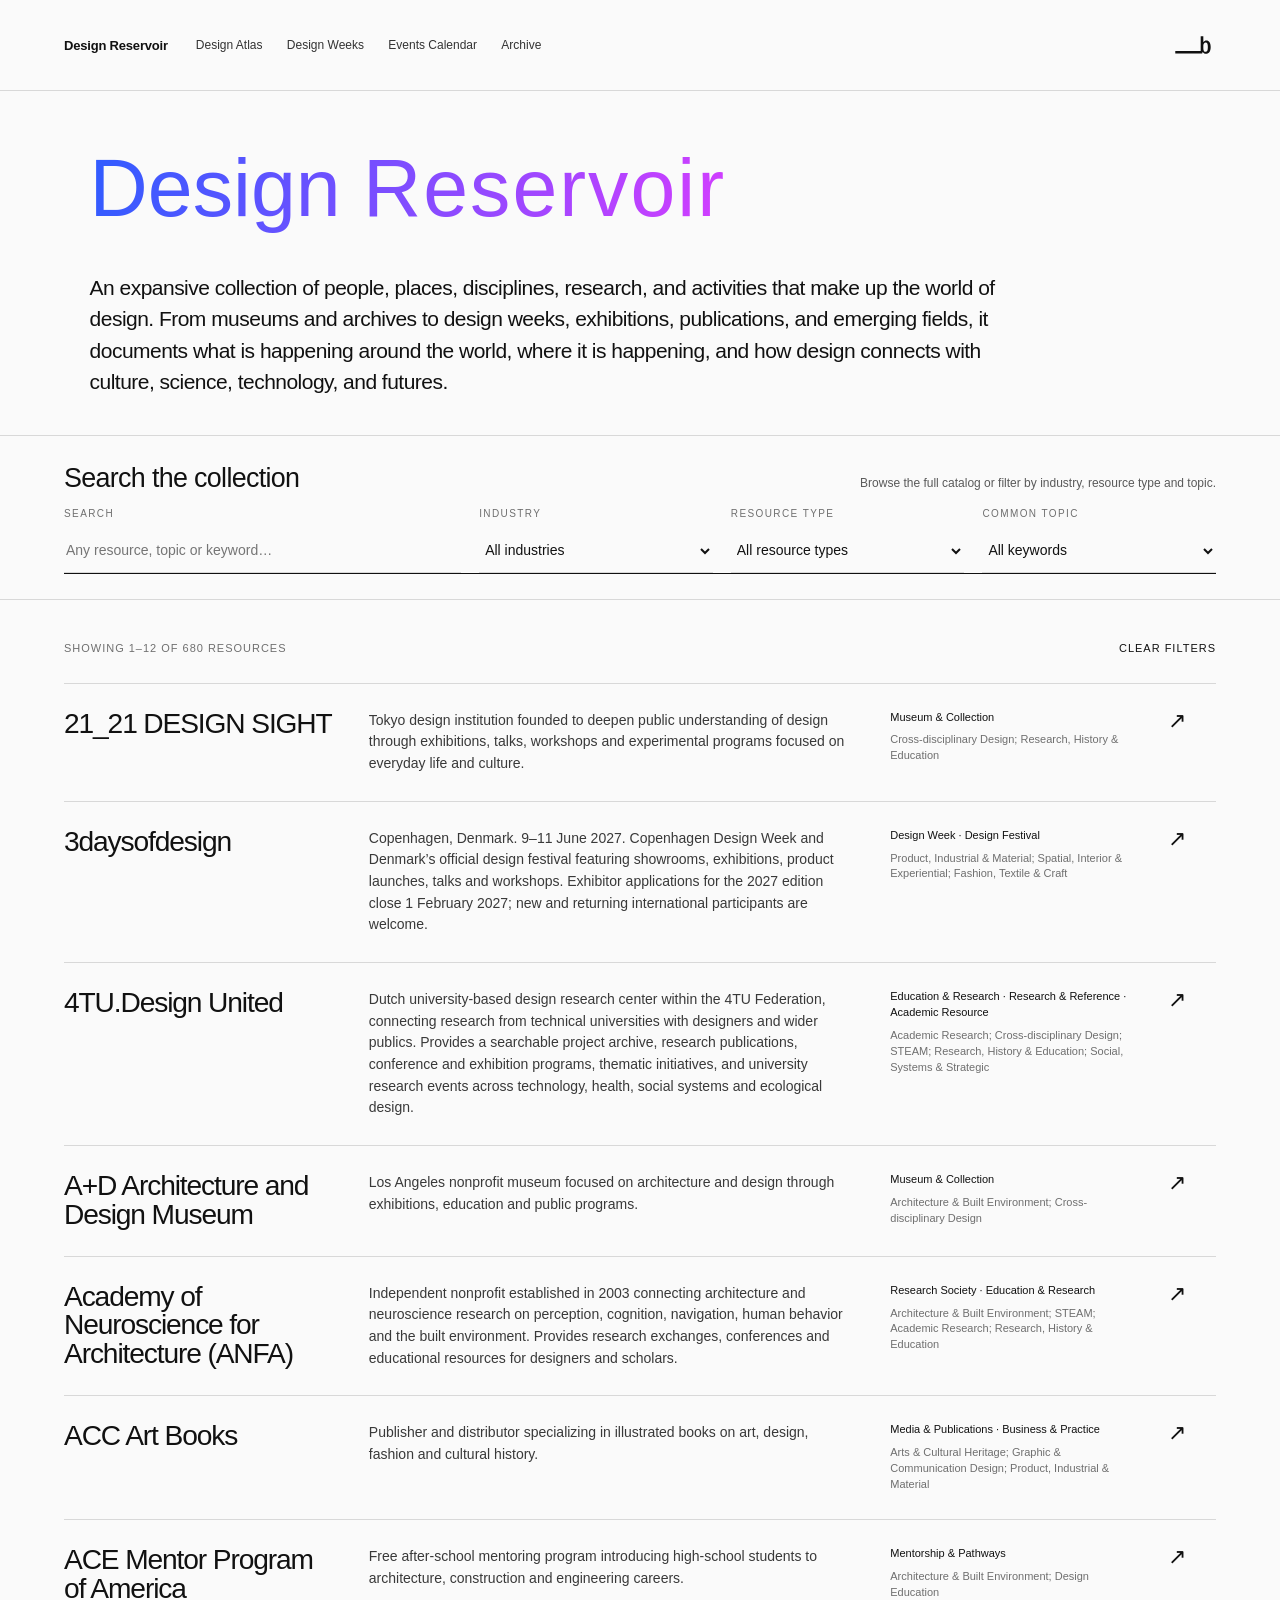
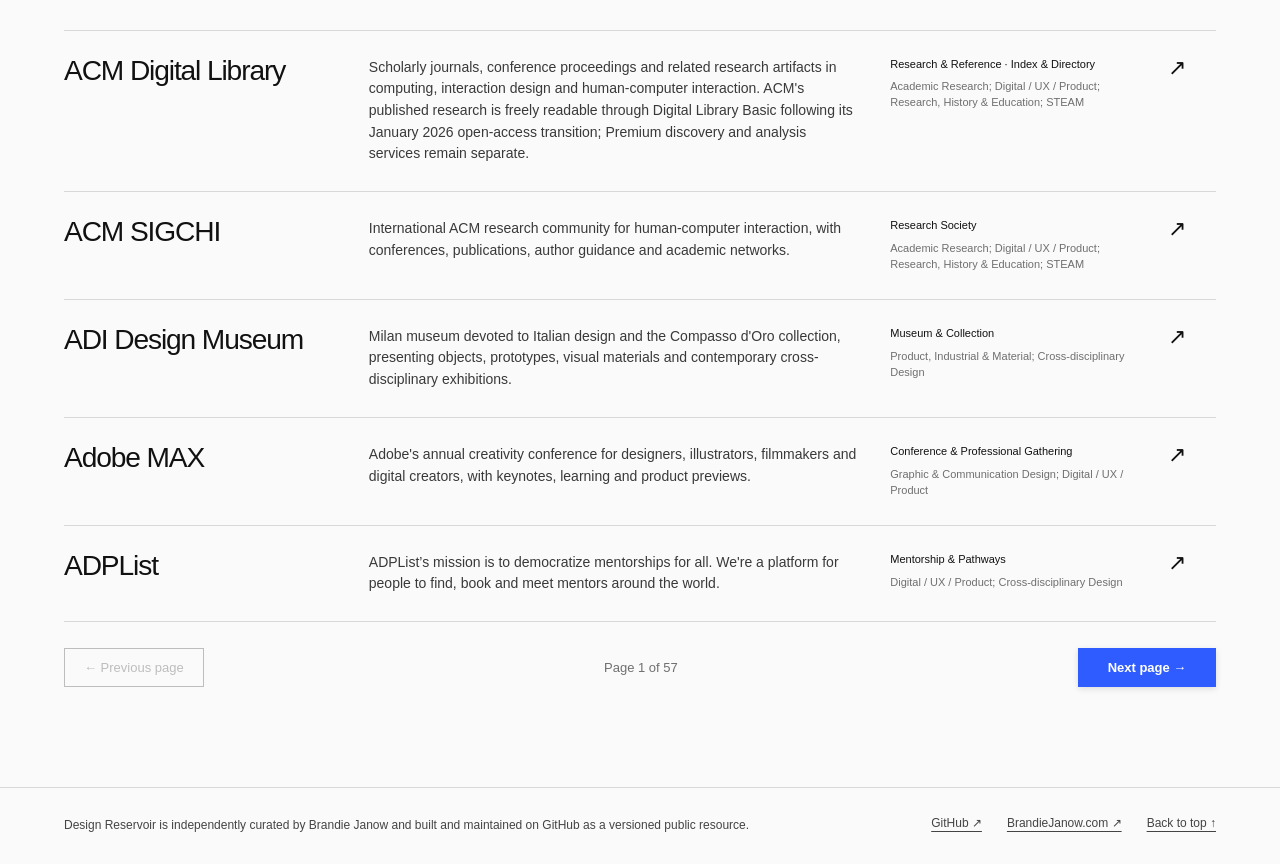
<file: index.html>
<!doctype html>
<html lang="en">
<head>
  <link rel="icon" type="image/png" href="./assets/favicon.png?v=20261018square">
  <meta charset="utf-8">
  <meta name="viewport" content="width=device-width,initial-scale=1">
  <meta name="description" content="Design Reservoir is a curated research directory for design, STEAM, futures and foresight, with academic institutions, publications, methods, archives and events.">
  <title>Design Reservoir | Design, Futures & STEAM Research Directory</title>
  <link rel="canonical" href="https://brandiejanow.github.io/design-reservoir/">
  
  
  
  
  
  
  
  

  <link rel="stylesheet" href="./styles.css?v=20261120archivecountryreview2">

  <meta property="og:type" content="website">
  <meta property="og:title" content="Design Reservoir">
  <meta property="og:description" content="Explore academic research, institutions, design methods, archives and events across design, STEAM, futures and foresight.">
  <meta property="og:url" content="https://brandiejanow.github.io/design-reservoir/">
  <meta property="og:site_name" content="Design Reservoir">
  <meta property="og:image" content="https://brandiejanow.github.io/design-reservoir/assets/social-preview.png?v=20261030">
  <meta property="og:image:secure_url" content="https://brandiejanow.github.io/design-reservoir/assets/social-preview.png?v=20261030">
  <meta property="og:image:type" content="image/png">
  <meta property="og:image:width" content="1200">
  <meta property="og:image:height" content="630">
  <meta property="og:image:alt" content="Design Reservoir link preview graphic">
  <meta name="twitter:card" content="summary_large_image">
  <meta name="twitter:title" content="Design Reservoir">
  <meta name="twitter:description" content="Explore academic research, institutions, design methods, archives and events across design, STEAM, futures and foresight.">
  <meta name="twitter:image" content="https://brandiejanow.github.io/design-reservoir/assets/social-preview.png?v=20261030">
  <script type="application/ld+json">{"@context":"https://schema.org","@type":"WebSite","name":"Design Reservoir","url":"https://brandiejanow.github.io/design-reservoir/","description":"Design Reservoir is a curated research directory for design, STEAM, futures and foresight, with academic institutions, publications, methods, archives and events.","inLanguage":"en"}</script>
</head>
<body>
  <header id="top" class="site-nav">
    <a class="site-home" aria-current="page" href="./">Design Reservoir</a>
    <nav class="desktop-nav" aria-label="Sections">

      <a href="./atlas/">Design Atlas</a>
      <a href="./design-weeks/">Design Weeks</a>
      <a href="./events/">Events Calendar</a>
      <a href="./events/archive.html">Archive</a>
    </nav>
    <details class="mobile-nav">
      <summary>Explore <span class="menu-symbol" aria-hidden="true">☰</span></summary>
      <nav aria-label="Mobile sections">
        <a href="./">All Resources</a>

        <a href="./atlas/">Design Atlas</a>
        <a href="./design-weeks/">Design Weeks</a>
        <a href="./events/">Events Calendar</a>
        <a href="./events/archive.html">Archive</a>
      </nav>
    </details>
    <span class="name" aria-label="Brandie Janow logo"><img src="./assets/b-logo.svg" alt=""></span>
  </header>

  <main>
    <section class="hero compact-hero">
      <h1>Design <span class="reservoir-word">Reservoir</span></h1>
      <p class="intro">An expansive collection of people, places, disciplines, research, and activities that make up the world of design. From museums and archives to design weeks, exhibitions, publications, and emerging fields, it documents what is happening around the world, where it is happening, and how design connects with culture, science, technology, and futures.</p>
    </section>
<section class="search-section" aria-label="Search the collection">
<div class="search-intro"><h2>Search the collection</h2><p>Browse the full catalog or filter by industry, resource type and topic.</p></div>
<div class="toolbar">
        <label class="search">
          <span>Search</span>
          <input id="search" type="search" placeholder="Any resource, topic or keyword…" autocomplete="off">
        </label>
        <label>
          <span>Industry</span>
          <select id="industry"><option value="">All industries</option></select>
        </label>
        <label>
          <span>Resource type</span>
          <select id="type"><option value="">All resource types</option><option value="Design Week">Design Week</option></select>
        </label>
        <label>
          <span>Common topic</span>
          <select id="keyword"><option value="">All keywords</option></select>
        </label>
      </div>
</section>

<section class="directory" aria-label="Design Reservoir directory">
      

      <div class="directory-head">
        <p id="resultCount">Loading…</p>
        <button id="clear" type="button">Clear filters</button>
      </div>

      <div id="list" class="resource-list"></div>
      <nav id="pager" class="pagination" aria-label="Directory pages" hidden>
        <button id="prevPage" type="button">← Previous page</button>
        <span id="pageInfo" aria-live="polite"></span>
        <button id="nextPage" type="button">Next page →</button>
      </nav>
      <p id="empty" class="empty" hidden>No resources match those filters.</p>
    </section>

    
  </main>

<footer class="reservoir-footer"><p>Design Reservoir is independently curated by Brandie Janow and built and maintained on GitHub as a versioned public resource.</p><nav aria-label="Footer navigation"><a href="https://github.com/brandiejanow/design-reservoir" target="_blank" rel="noopener">GitHub ↗</a><a href="https://www.brandiejanow.com/" target="_top">BrandieJanow.com ↗</a><a href="#top" class="back-to-top">Back to top ↑</a></nav></footer>
  <script src="./app.js?v=20261120archivecountryreview2"></script>
</body>
</html>
</file>
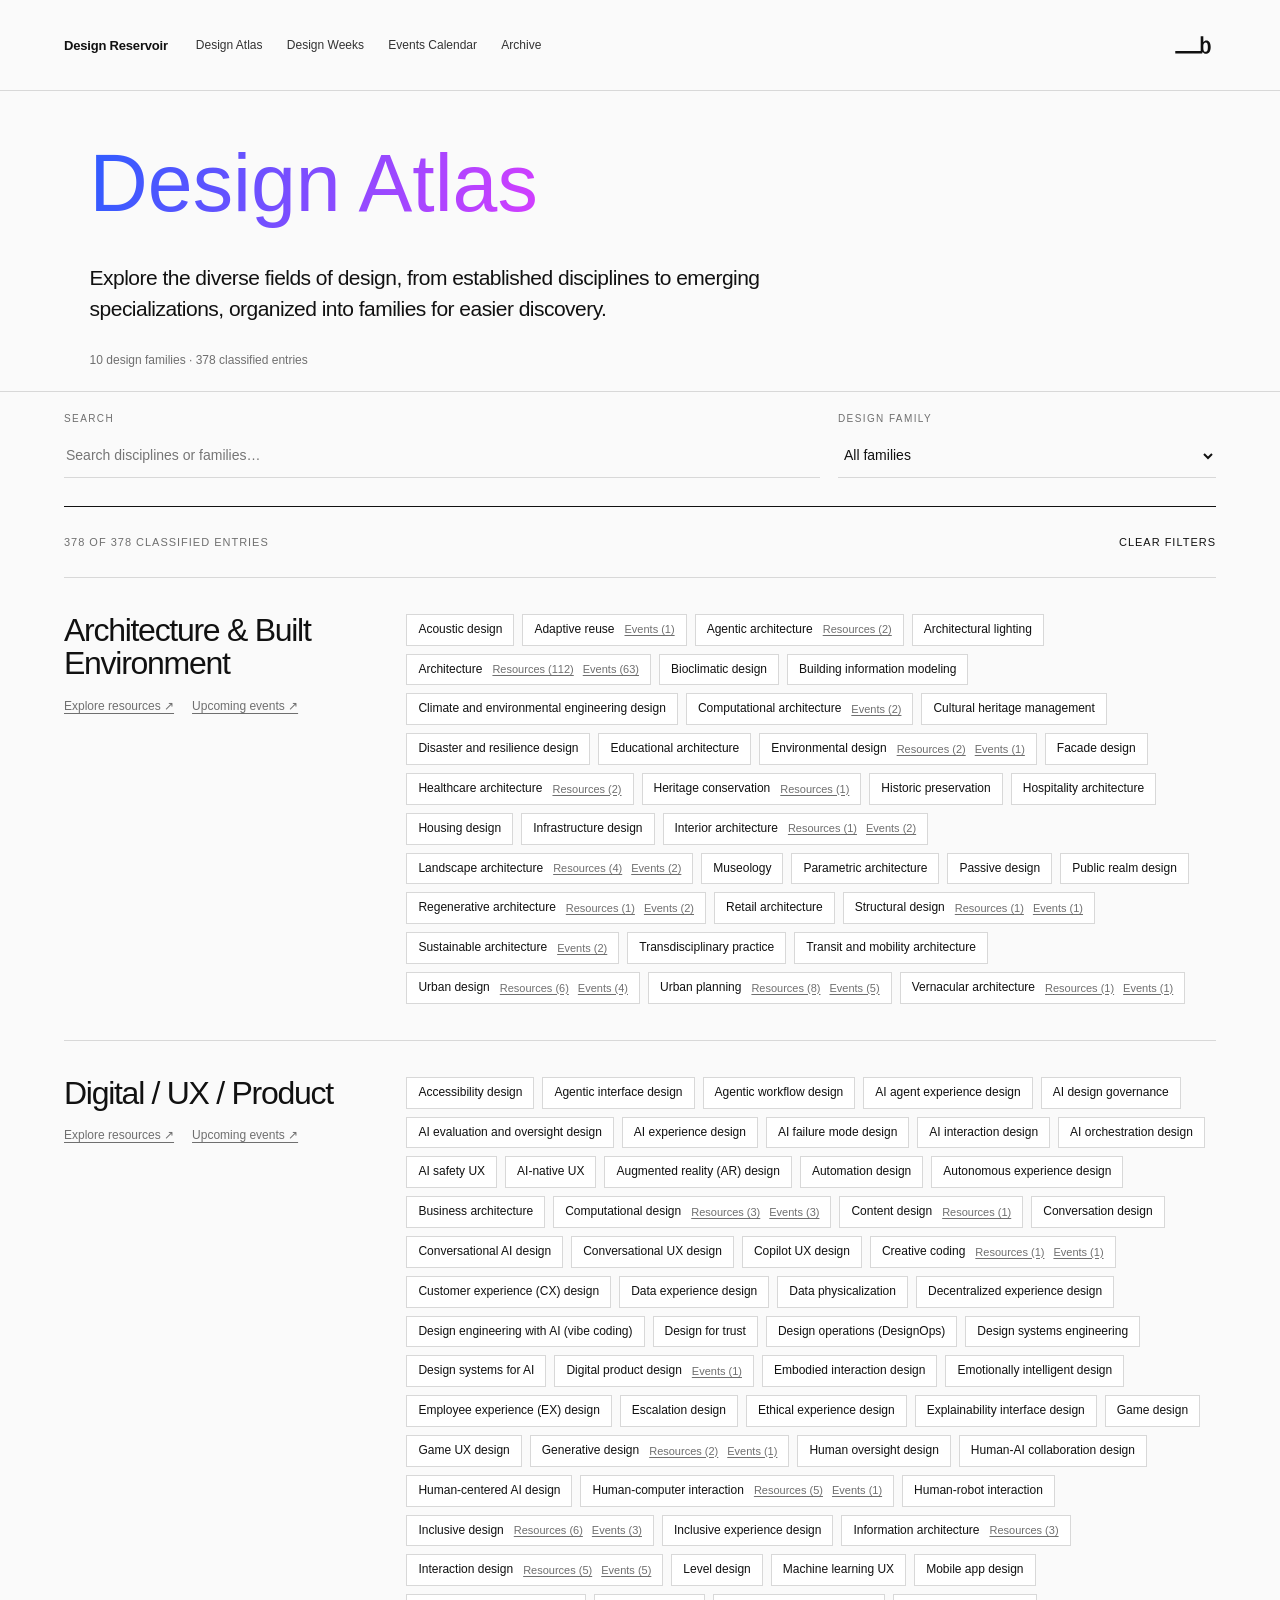
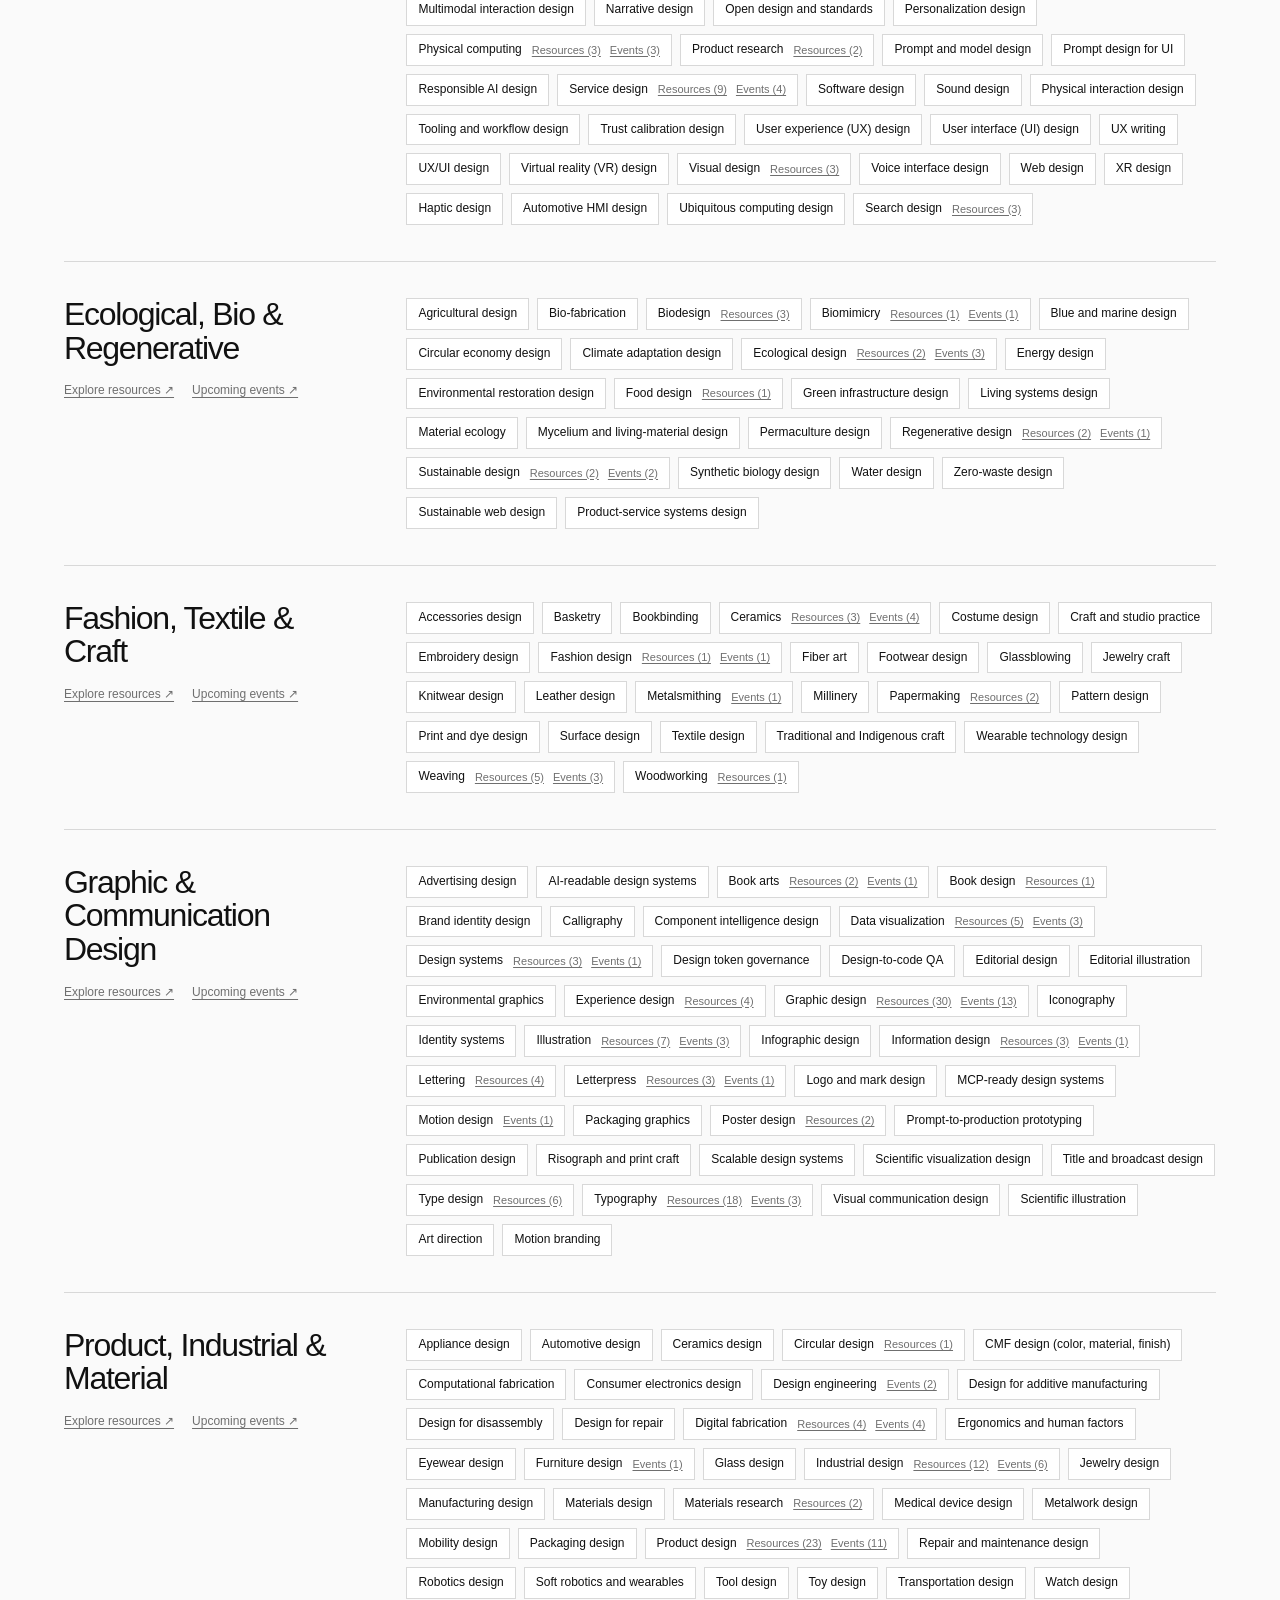
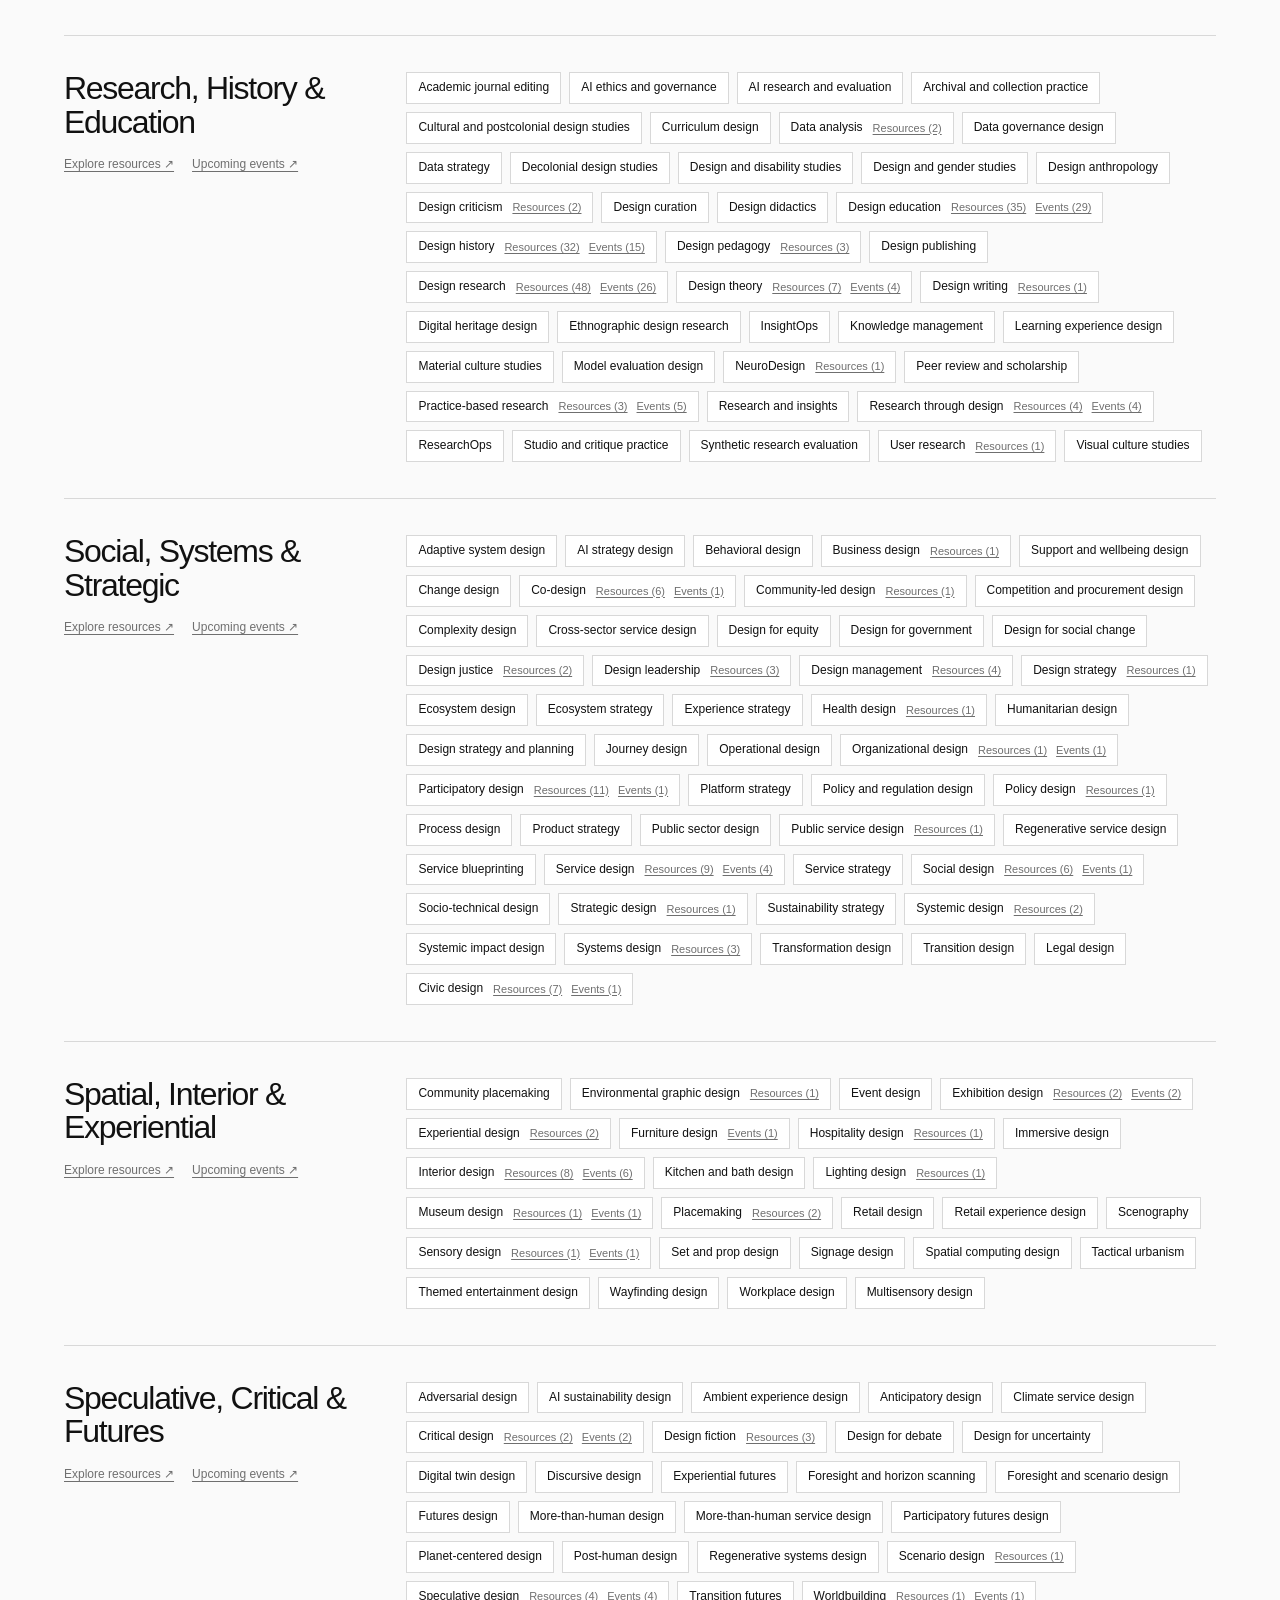
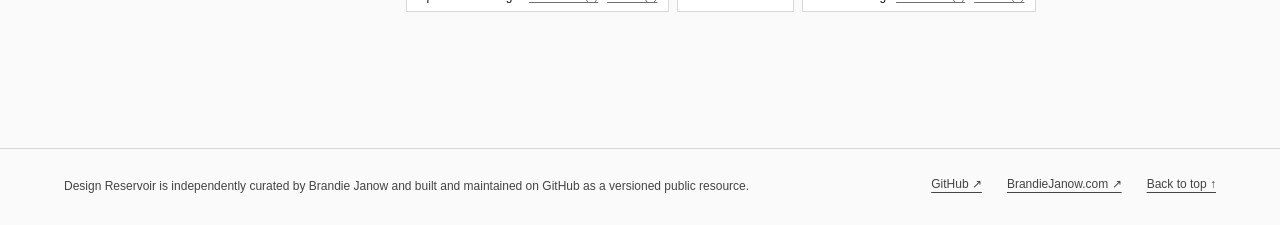
<file: atlas/index.html>
<!doctype html>
<html lang="en">
<head>
  <link rel="icon" type="image/png" href="../assets/favicon.png?v=20261018square">
  <meta charset="utf-8">
  <meta name="viewport" content="width=device-width,initial-scale=1">
  <meta name="description" content="Explore the Design Atlas, a searchable index of established and emerging design disciplines, interdisciplinary fields and specializations, organized for research and discovery.">
  <title>Design Atlas | Design Disciplines & Fields | Design Reservoir</title>
  <link rel="stylesheet" href="../styles.css?v=20261120archivecountryreview2">
  <link rel="stylesheet" href="./styles.css?v=20261120archivecountryreview2">

  <link rel="canonical" href="https://brandiejanow.github.io/design-reservoir/atlas/">
  <meta property="og:type" content="website">
  <meta property="og:title" content="Design Atlas | Design Reservoir">
  <meta property="og:description" content="The Design Atlas: a searchable interdisciplinary reference mapping hundreds of design practices across ten overlapping families.">
  <meta property="og:url" content="https://brandiejanow.github.io/design-reservoir/atlas/">
  <meta property="og:site_name" content="Design Reservoir">
  <meta property="og:image" content="https://brandiejanow.github.io/design-reservoir/assets/social-preview.png?v=20261030">
  <meta property="og:image:secure_url" content="https://brandiejanow.github.io/design-reservoir/assets/social-preview.png?v=20261030">
  <meta property="og:image:type" content="image/png">
  <meta property="og:image:width" content="1200">
  <meta property="og:image:height" content="630">
  <meta property="og:image:alt" content="Design Reservoir link preview graphic">
  <meta name="twitter:card" content="summary_large_image">
  <meta name="twitter:title" content="Design Atlas | Design Reservoir">
  <meta name="twitter:description" content="The Design Atlas: a searchable interdisciplinary reference mapping hundreds of design practices across ten overlapping families.">
  <meta name="twitter:image" content="https://brandiejanow.github.io/design-reservoir/assets/social-preview.png?v=20261030">
  <script type="application/ld+json">{"@context":"https://schema.org","@type":"CollectionPage","name":"Design Atlas","url":"https://brandiejanow.github.io/design-reservoir/atlas/","description":"Explore the Design Atlas, a searchable index of established and emerging design disciplines, interdisciplinary fields and specializations, organized for research and discovery.","isPartOf":{"@type":"WebSite","name":"Design Reservoir","url":"https://brandiejanow.github.io/design-reservoir/"},"inLanguage":"en"}</script>
</head>
<body class="page-atlas">
  <header id="top" class="site-nav">
    <a class="site-home" href="../">Design Reservoir</a>
    <nav class="desktop-nav" aria-label="Sections">

      <a href="../atlas/" class="active" aria-current="page">Design Atlas</a>
      <a href="../design-weeks/">Design Weeks</a>
      <a href="../events/">Events Calendar</a>
      <a href="../events/archive.html">Archive</a>
    </nav>
    <details class="mobile-nav">
      <summary>Explore <span class="menu-symbol" aria-hidden="true">☰</span></summary>
      <nav aria-label="Mobile sections">
        <a href="../">All Resources</a>

        <a href="../atlas/" class="active" aria-current="page">Design Atlas</a>
        <a href="../design-weeks/">Design Weeks</a>
        <a href="../events/">Events Calendar</a>
        <a href="../events/archive.html">Archive</a>
      </nav>
    </details>
    <span class="name" aria-label="Brandie Janow logo"><img src="../assets/b-logo.svg" alt=""></span>
  </header>
  <main>
    <section class="hero">
      <h1>Design Atlas</h1>
      <p class="intro">Explore the diverse fields of design, from established disciplines to emerging specializations, organized into families for easier discovery.</p>
      <p class="meta"><span id="familyCount">10</span> design families · <span id="disciplineCount">…</span> classified entries</p>
    </section>
    <section class="directory atlas-directory">
      <div class="toolbar atlas-toolbar">
        <label class="search"><span>Search</span><input id="search" type="search" placeholder="Search disciplines or families…" autocomplete="off"></label>
        <label><span>Design family</span><select id="family"><option value="">All families</option></select></label>
      </div>
      <div class="directory-head"><p id="resultCount">Loading…</p><button id="clear" type="button">Clear filters</button></div>
      <div id="groups"></div>
      <p id="empty" class="empty" hidden>No disciplines match that search.</p>
    </section>
    
  </main>
<footer class="reservoir-footer"><p>Design Reservoir is independently curated by Brandie Janow and built and maintained on GitHub as a versioned public resource.</p><nav aria-label="Footer navigation"><a href="https://github.com/brandiejanow/design-reservoir" target="_blank" rel="noopener">GitHub ↗</a><a href="https://www.brandiejanow.com/" target="_top">BrandieJanow.com ↗</a><a href="#top" class="back-to-top">Back to top ↑</a></nav></footer>
  <script src="./app.js?v=20261120archivecountryreview2"></script>
</body>
</html>
</file>
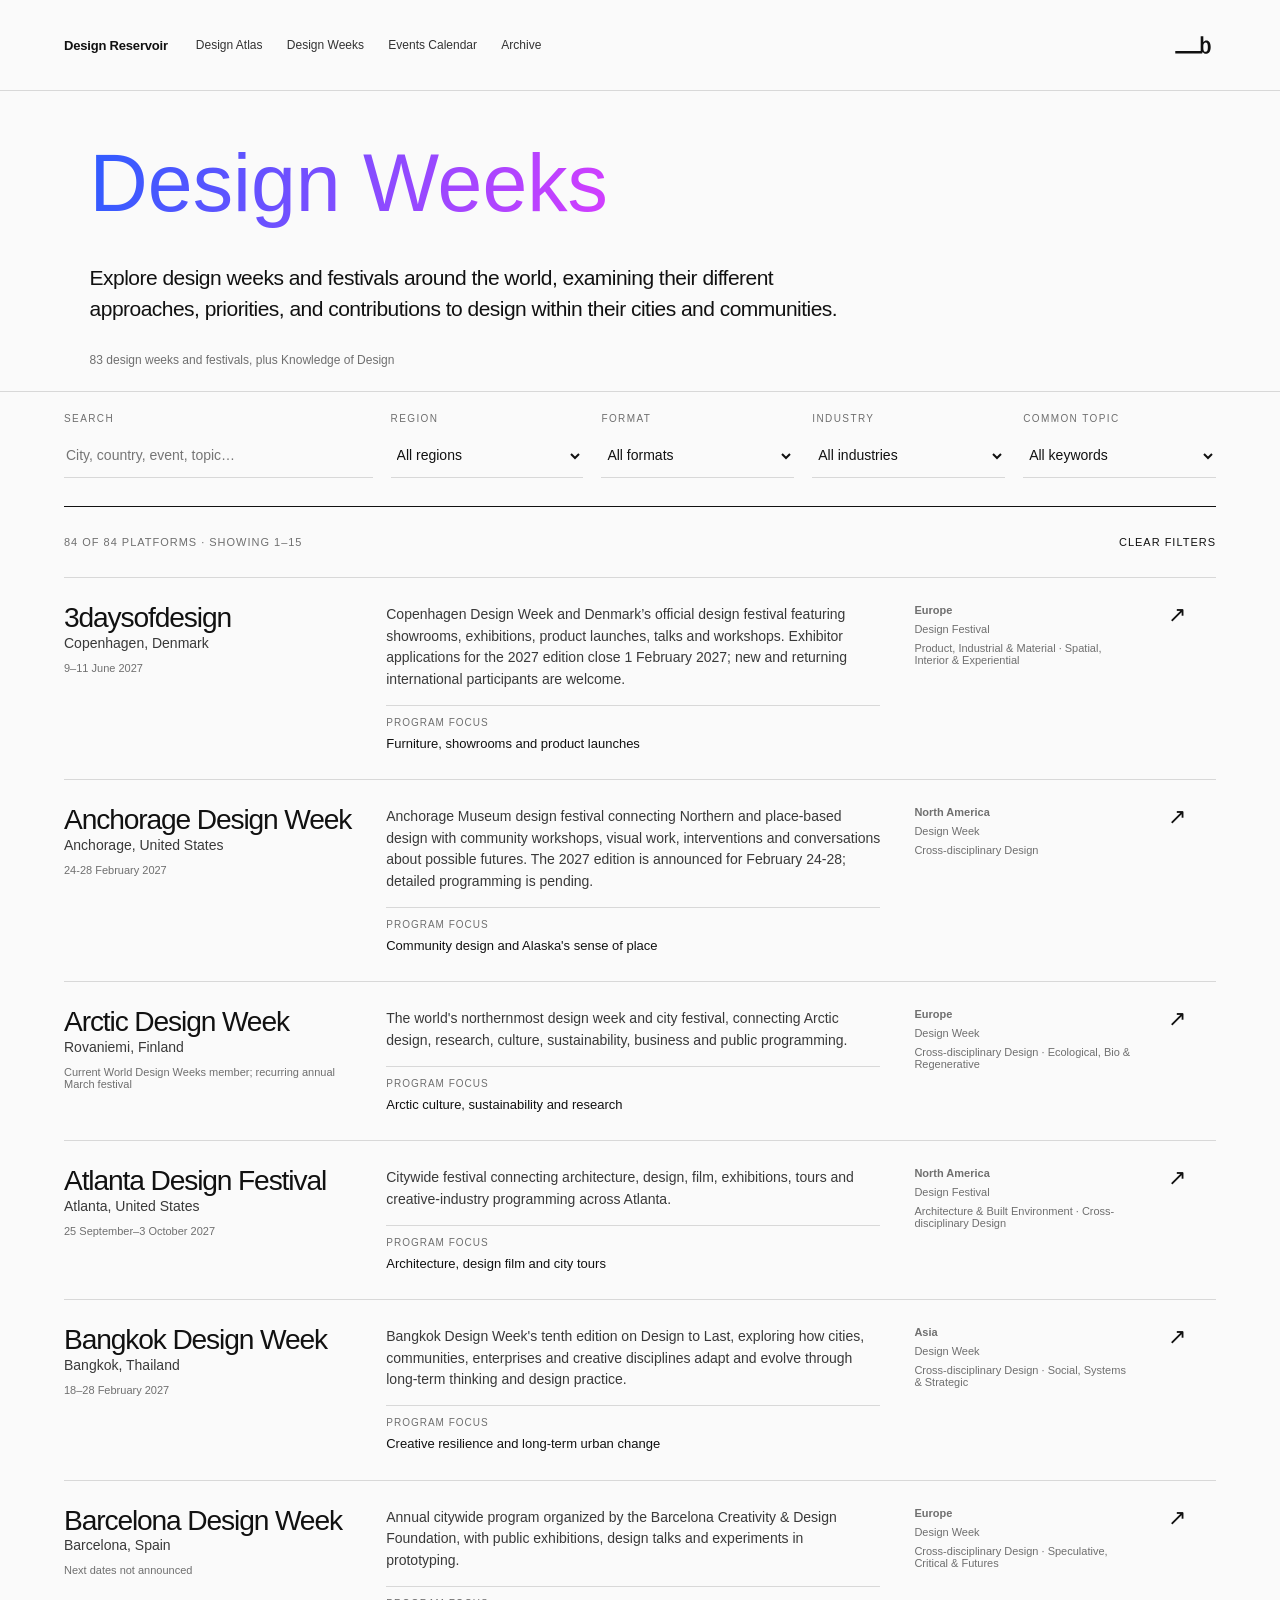
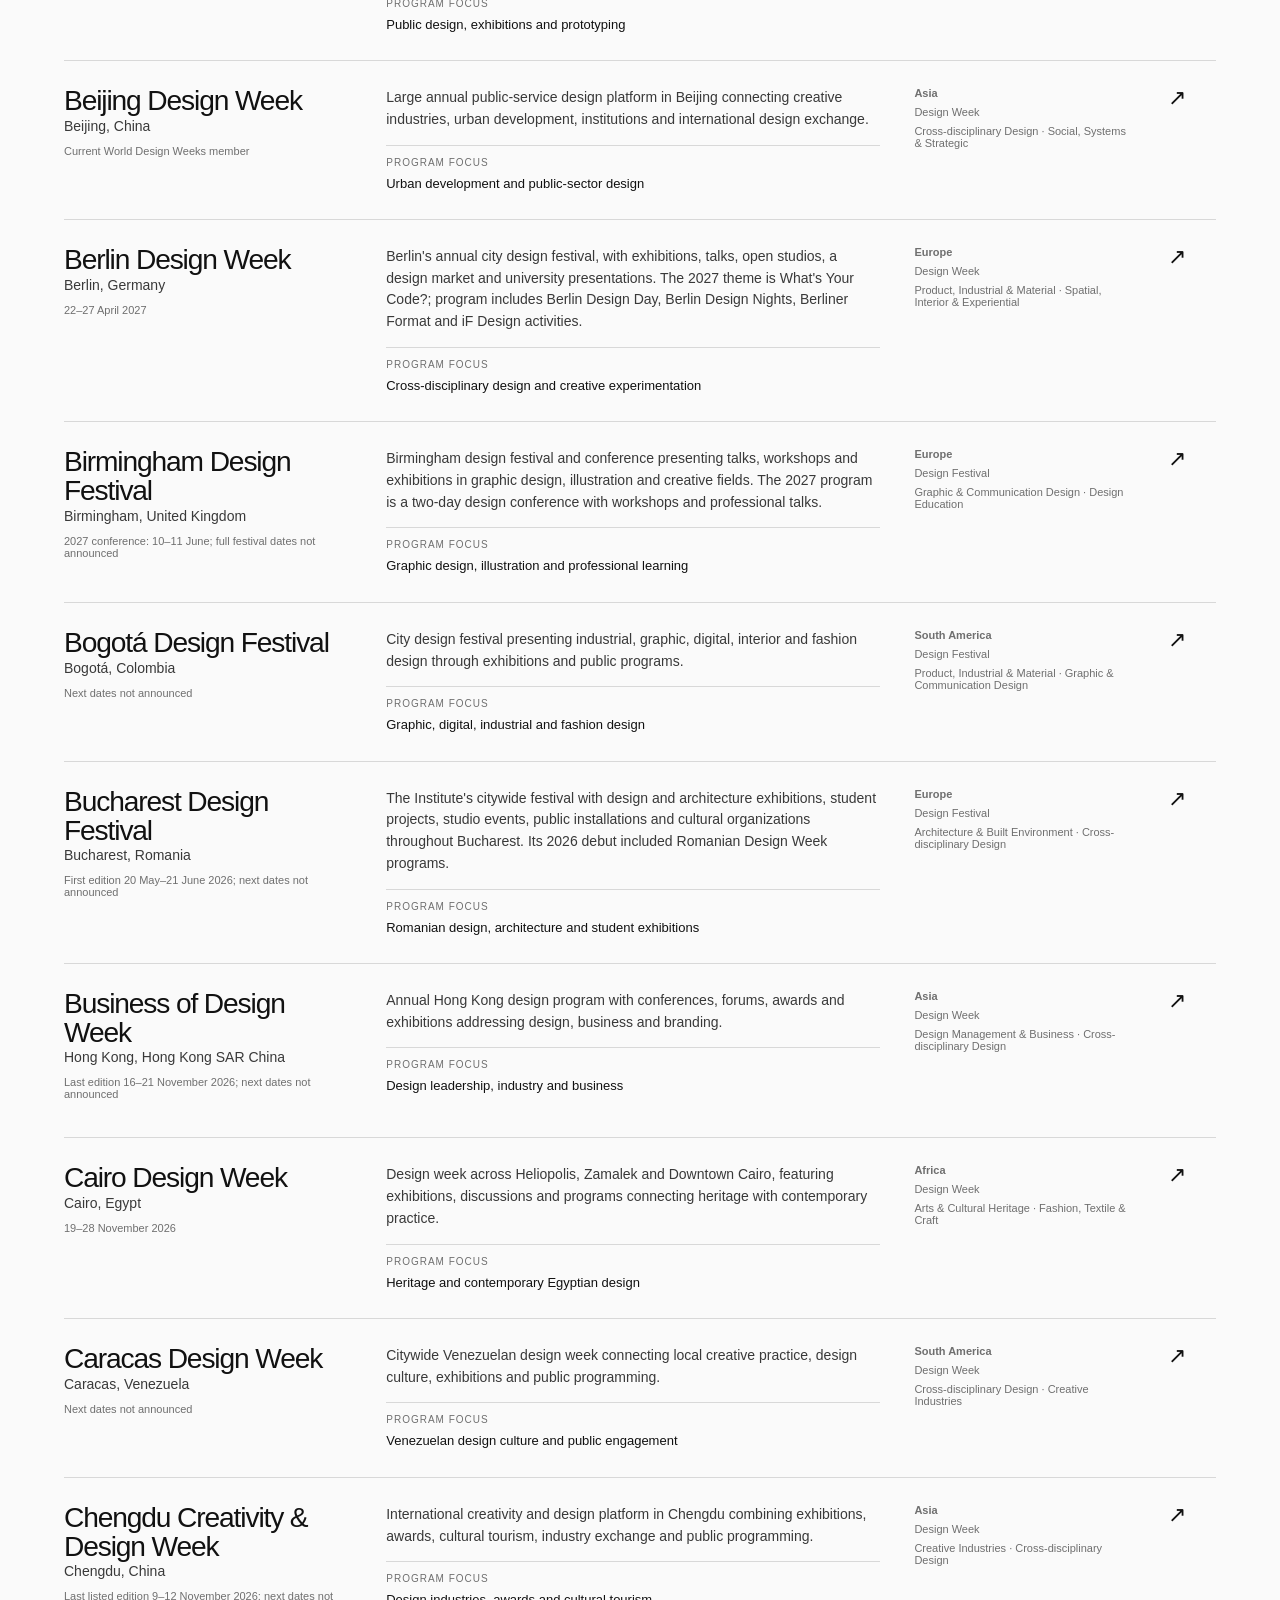
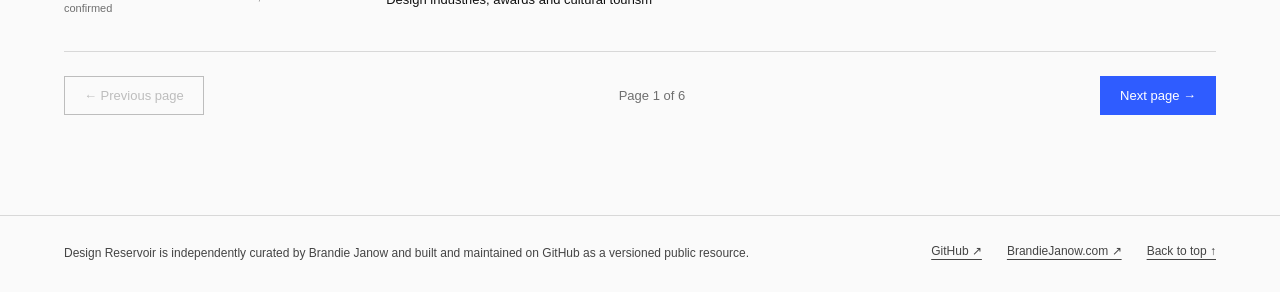
<file: design-weeks/index.html>
<!doctype html>
<html lang="en">
<head>
  <link rel="icon" type="image/png" href="../assets/favicon.png?v=20261018square">
  <meta charset="utf-8">
  <meta name="viewport" content="width=device-width,initial-scale=1">
  <meta name="description" content="Explore design weeks and festivals around the world, including city locations, upcoming editions and the distinctive program focus of each event.">
  <title>Design Weeks Worldwide | Design Reservoir</title>
  <link rel="stylesheet" href="../styles.css?v=20261120archivecountryreview2">
  <link rel="stylesheet" href="./styles.css?v=20261120archivecountryreview2">

  <link rel="canonical" href="https://brandiejanow.github.io/design-reservoir/design-weeks/">
  <meta property="og:type" content="website">
  <meta property="og:title" content="Design Weeks Worldwide | Design Reservoir">
  <meta property="og:description" content="Design weeks and festivals around the world, exploring their different approaches and priorities.">
  <meta property="og:url" content="https://brandiejanow.github.io/design-reservoir/design-weeks/">
  <meta property="og:site_name" content="Design Reservoir">
  <meta property="og:image" content="https://brandiejanow.github.io/design-reservoir/assets/social-preview.png?v=20261030">
  <meta property="og:image:secure_url" content="https://brandiejanow.github.io/design-reservoir/assets/social-preview.png?v=20261030">
  <meta property="og:image:type" content="image/png">
  <meta property="og:image:width" content="1200">
  <meta property="og:image:height" content="630">
  <meta property="og:image:alt" content="Design Reservoir link preview graphic">
  <meta name="twitter:card" content="summary_large_image">
  <meta name="twitter:title" content="Design Weeks Worldwide | Design Reservoir">
  <meta name="twitter:description" content="Design weeks and festivals around the world, exploring their different approaches and priorities.">
  <meta name="twitter:image" content="https://brandiejanow.github.io/design-reservoir/assets/social-preview.png?v=20261030">
  <script type="application/ld+json">{"@context":"https://schema.org","@type":"CollectionPage","name":"Design Weeks Worldwide","url":"https://brandiejanow.github.io/design-reservoir/design-weeks/","description":"Explore design weeks and festivals around the world, including city locations, upcoming editions and the distinctive program focus of each event.","isPartOf":{"@type":"WebSite","name":"Design Reservoir","url":"https://brandiejanow.github.io/design-reservoir/"},"inLanguage":"en"}</script>
</head>
<body class="page-weeks">
  <header id="top" class="site-nav">
    <a class="site-home" href="../">Design Reservoir</a>
    <nav class="desktop-nav" aria-label="Sections">

      <a href="../atlas/">Design Atlas</a>
      <a href="../design-weeks/" class="active" aria-current="page">Design Weeks</a>
      <a href="../events/">Events Calendar</a>
      <a href="../events/archive.html">Archive</a>
    </nav>
    <details class="mobile-nav">
      <summary>Explore <span class="menu-symbol" aria-hidden="true">☰</span></summary>
      <nav aria-label="Mobile sections">
        <a href="../">All Resources</a>

        <a href="../atlas/">Design Atlas</a>
        <a href="../design-weeks/" class="active" aria-current="page">Design Weeks</a>
        <a href="../events/">Events Calendar</a>
        <a href="../events/archive.html">Archive</a>
      </nav>
    </details>
    <span class="name" aria-label="Brandie Janow logo"><img src="../assets/b-logo.svg" alt=""></span>
  </header>
  <main>
    <section class="hero">
      <h1>Design Weeks</h1>
      <p class="intro">Explore design weeks and festivals around the world, examining their different approaches, priorities, and contributions to design within their cities and communities.</p>
      <p class="meta"><span id="total">…</span> design weeks and festivals, plus Knowledge of Design</p>
    </section>

    <section class="directory">
      <div class="toolbar weeks-toolbar">
        <label class="search"><span>Search</span><input id="search" type="search" placeholder="City, country, event, topic…" autocomplete="off"></label>
        <label><span>Region</span><select id="region"><option value="">All regions</option></select></label>
        <label><span>Format</span><select id="format"><option value="">All formats</option></select></label>
        <label><span>Industry</span><select id="industry"><option value="">All industries</option></select></label>
        <label><span>Common topic</span><select id="keyword"><option value="">All keywords</option></select></label>
      </div>
      <div class="directory-head"><p id="resultCount">Loading…</p><button id="clear" type="button">Clear filters</button></div>
      <div id="list" class="resource-list"></div>
      <nav id="weekPager" class="pagination" aria-label="Design Weeks pages" hidden><button id="weekPrev" type="button">← Previous page</button><span id="weekPageInfo" aria-live="polite"></span><button id="weekNext" type="button">Next page →</button></nav>
      <p id="empty" class="empty" hidden>No design weeks match those filters.</p>
    </section>
    
  </main>
<footer class="reservoir-footer"><p>Design Reservoir is independently curated by Brandie Janow and built and maintained on GitHub as a versioned public resource.</p><nav aria-label="Footer navigation"><a href="https://github.com/brandiejanow/design-reservoir" target="_blank" rel="noopener">GitHub ↗</a><a href="https://www.brandiejanow.com/" target="_top">BrandieJanow.com ↗</a><a href="#top" class="back-to-top">Back to top ↑</a></nav></footer>
  <script src="./app.js?v=20261120archivecountryreview2"></script>
</body>
</html>
</file>
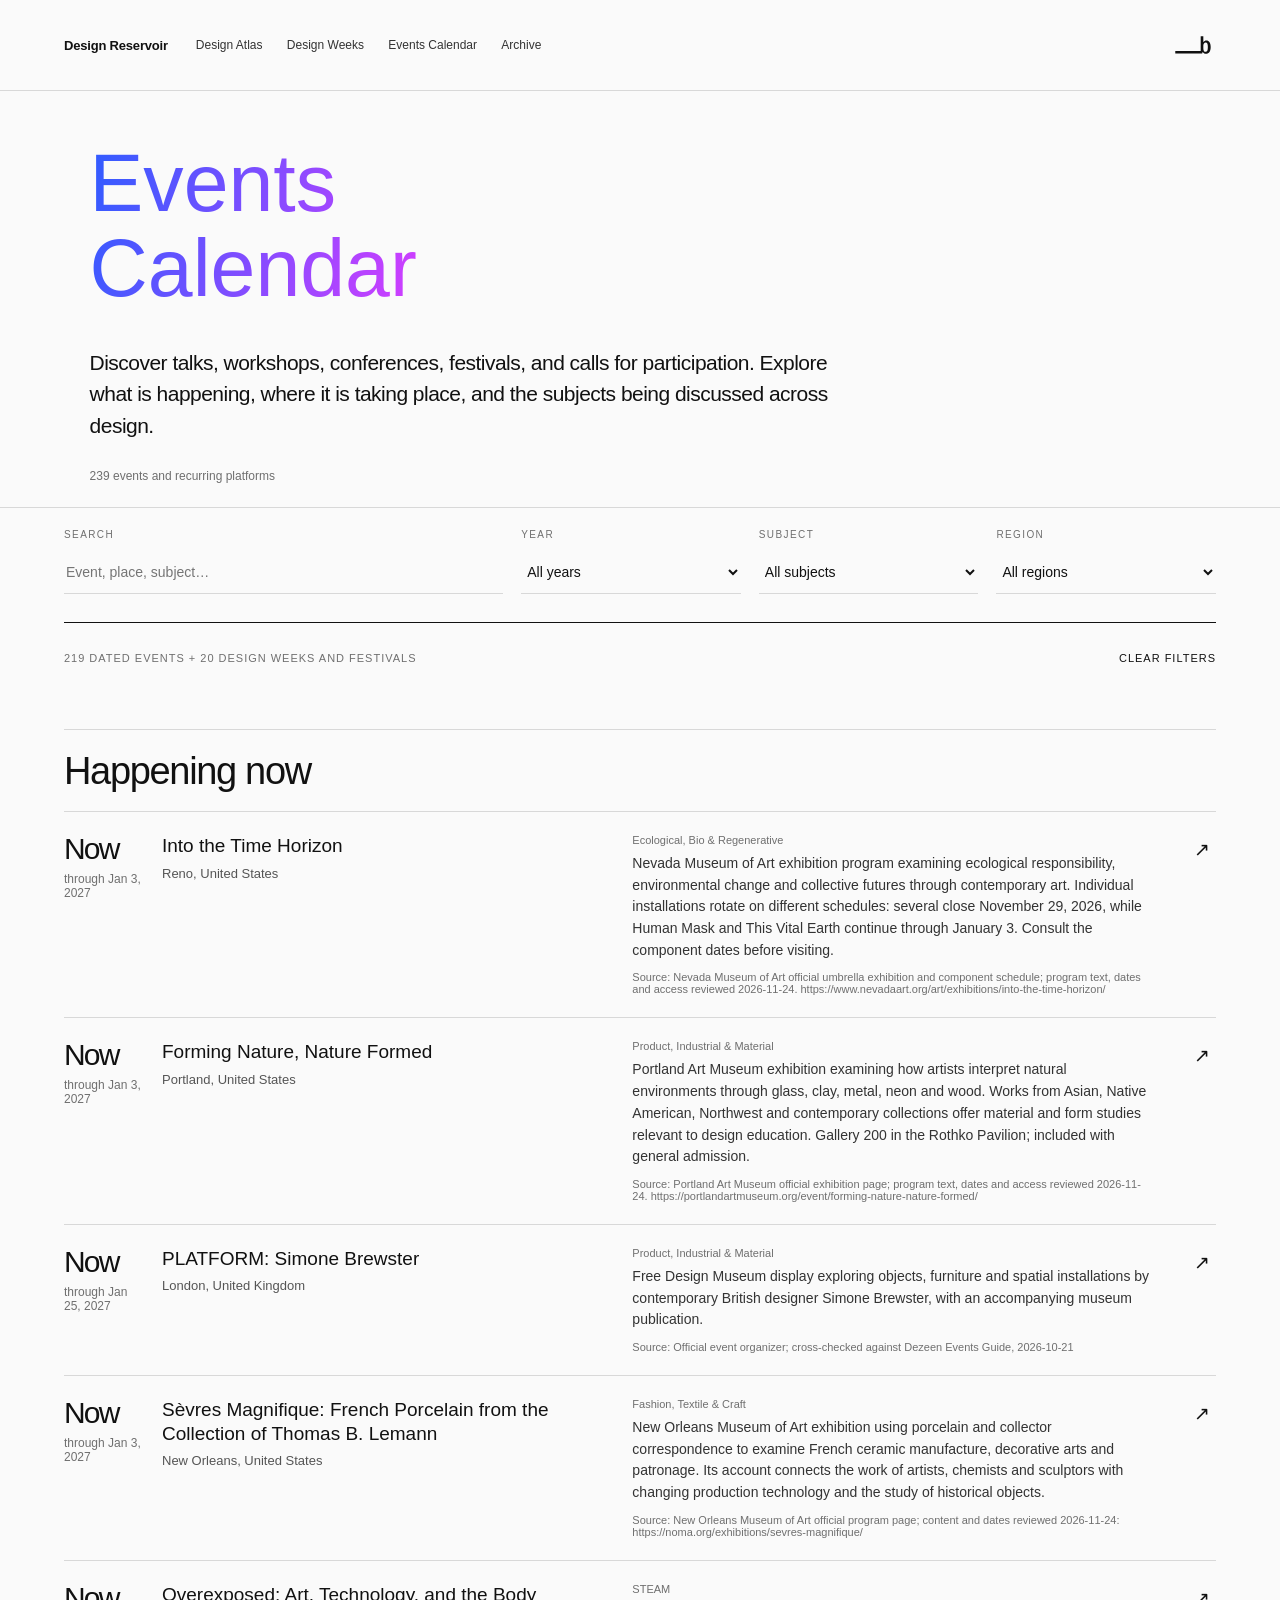
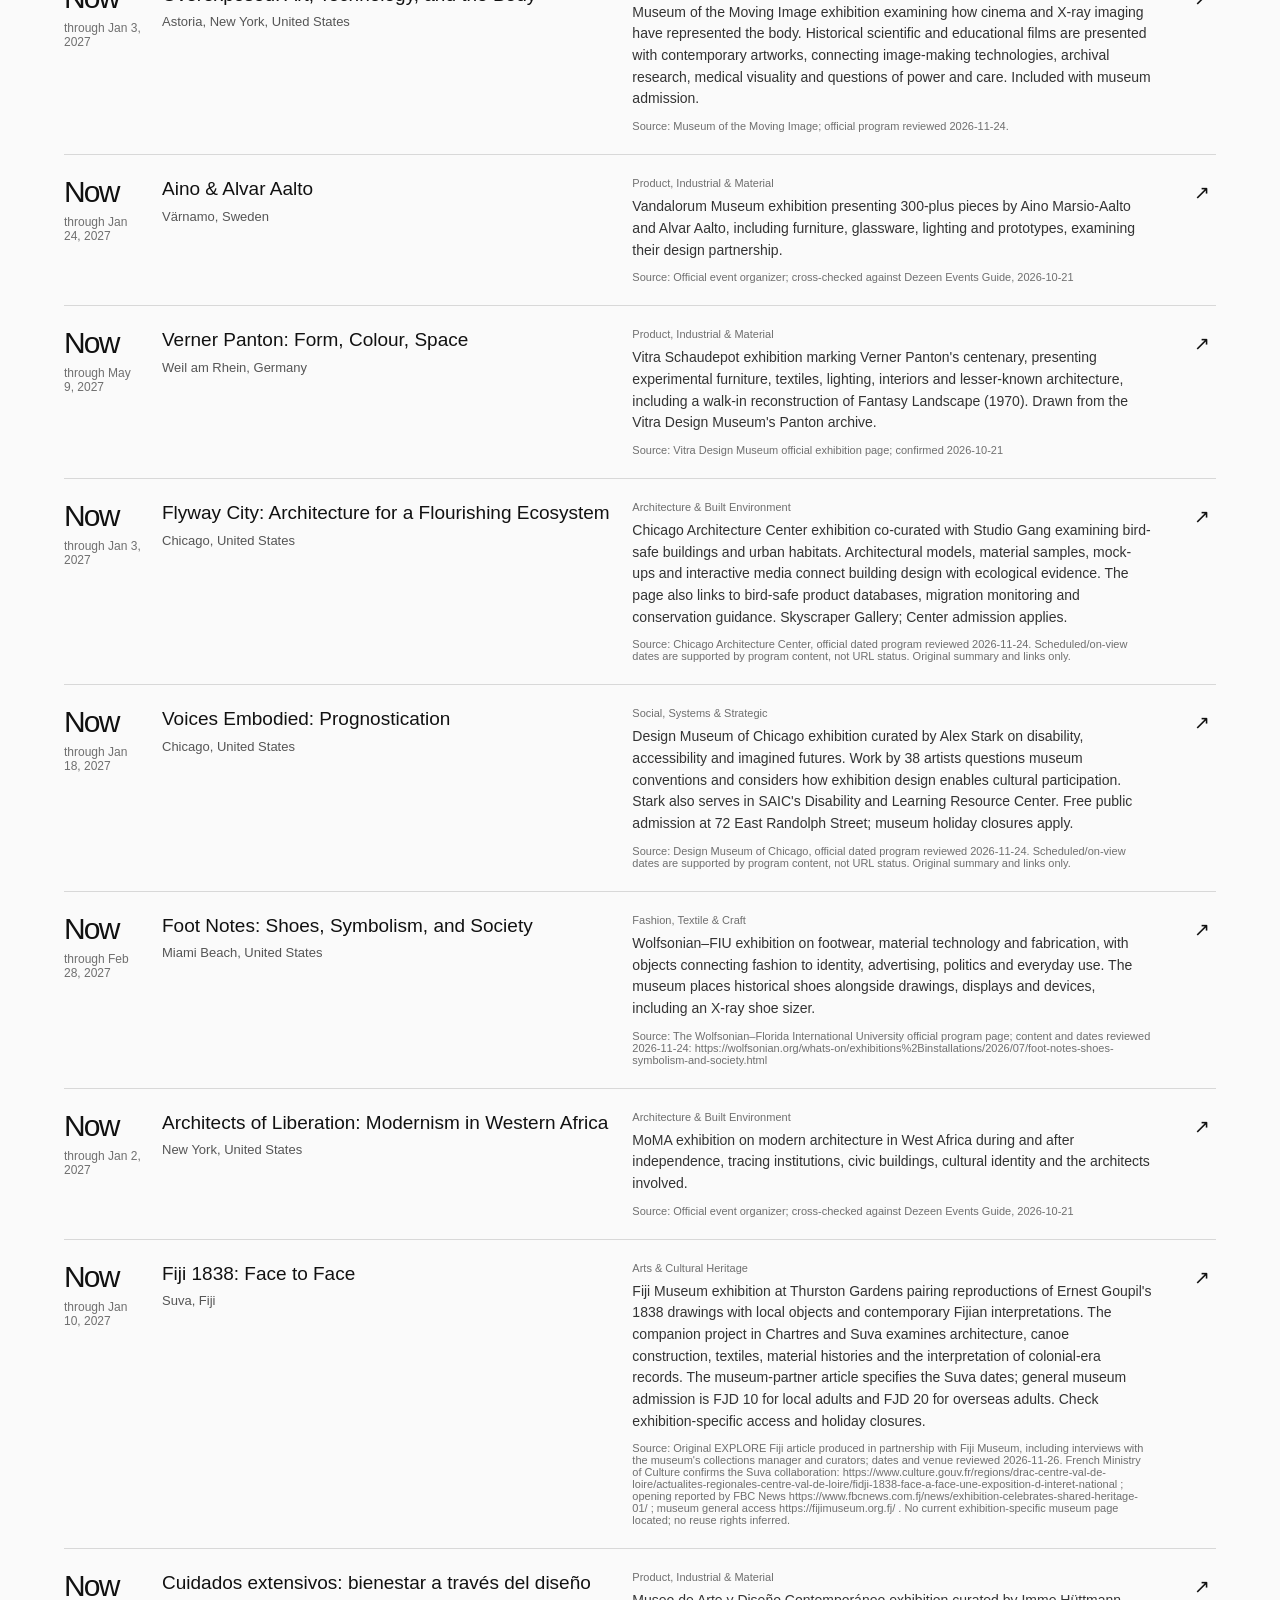
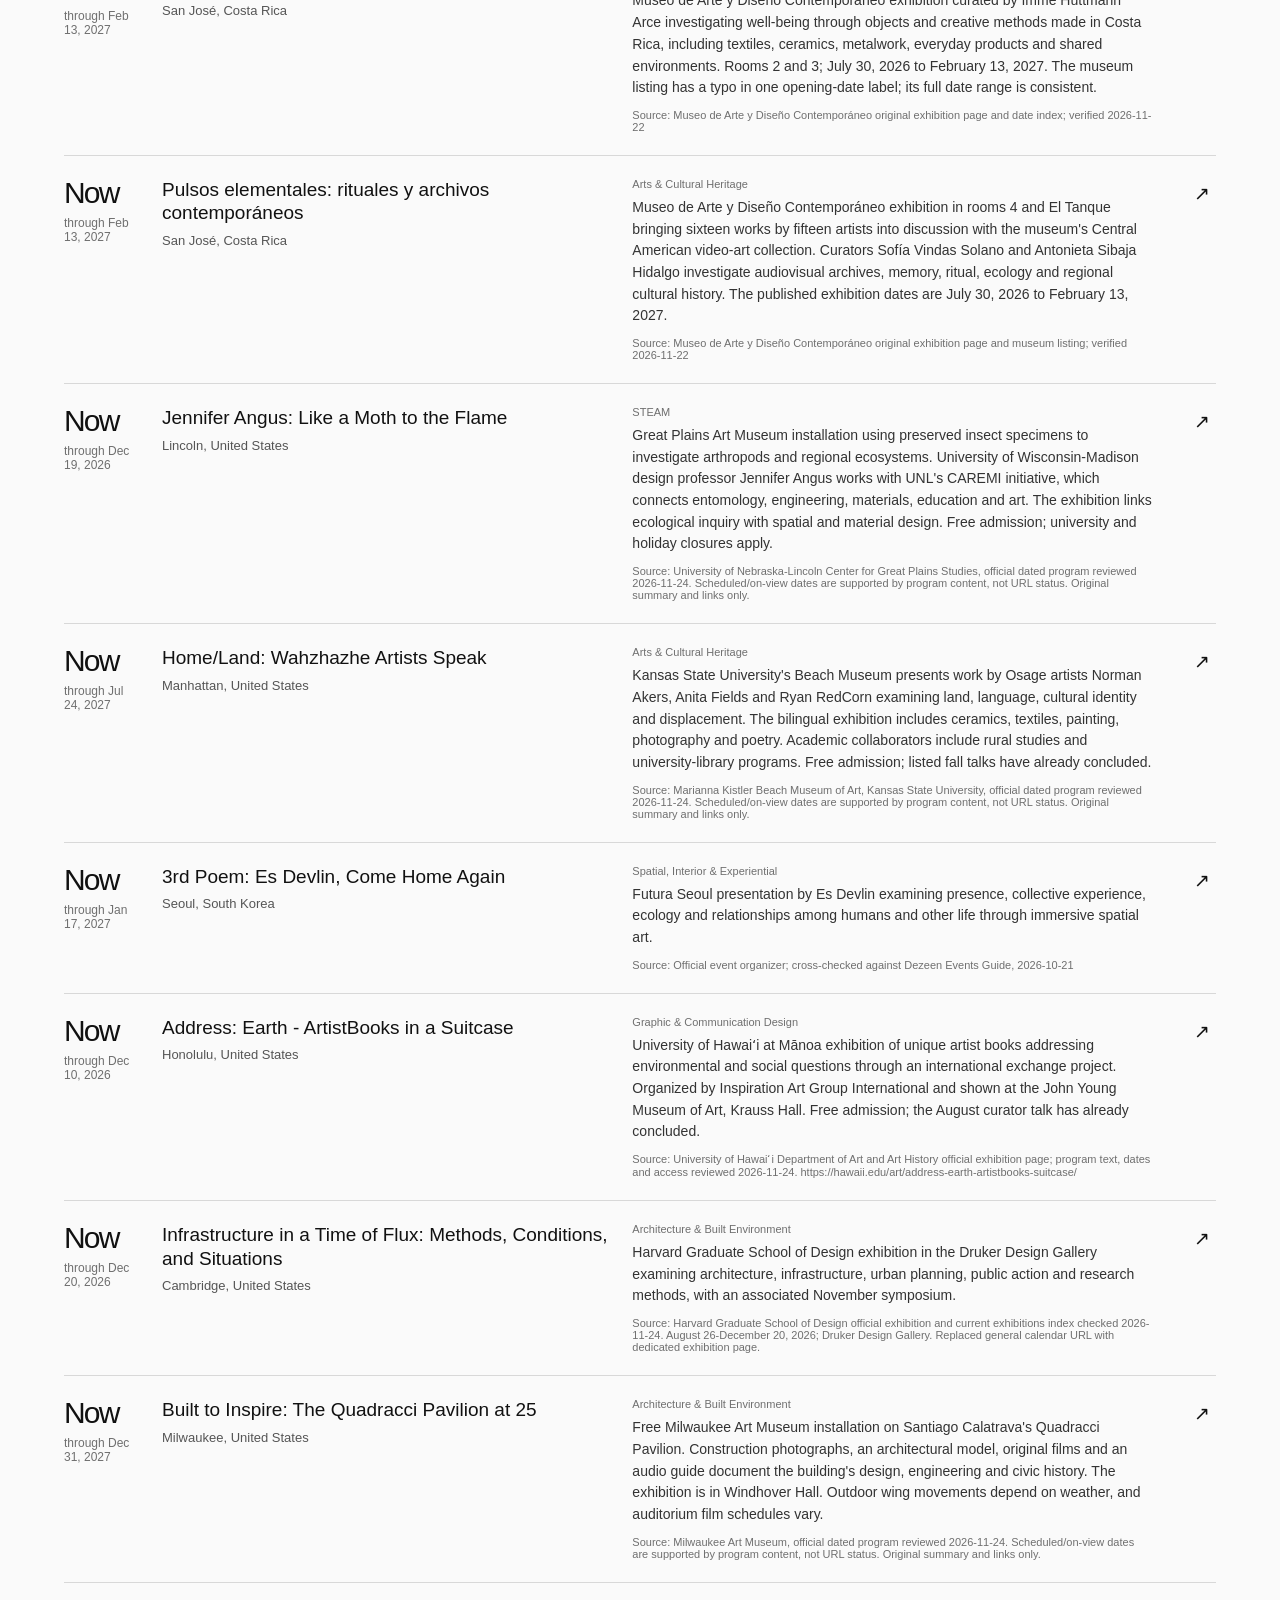
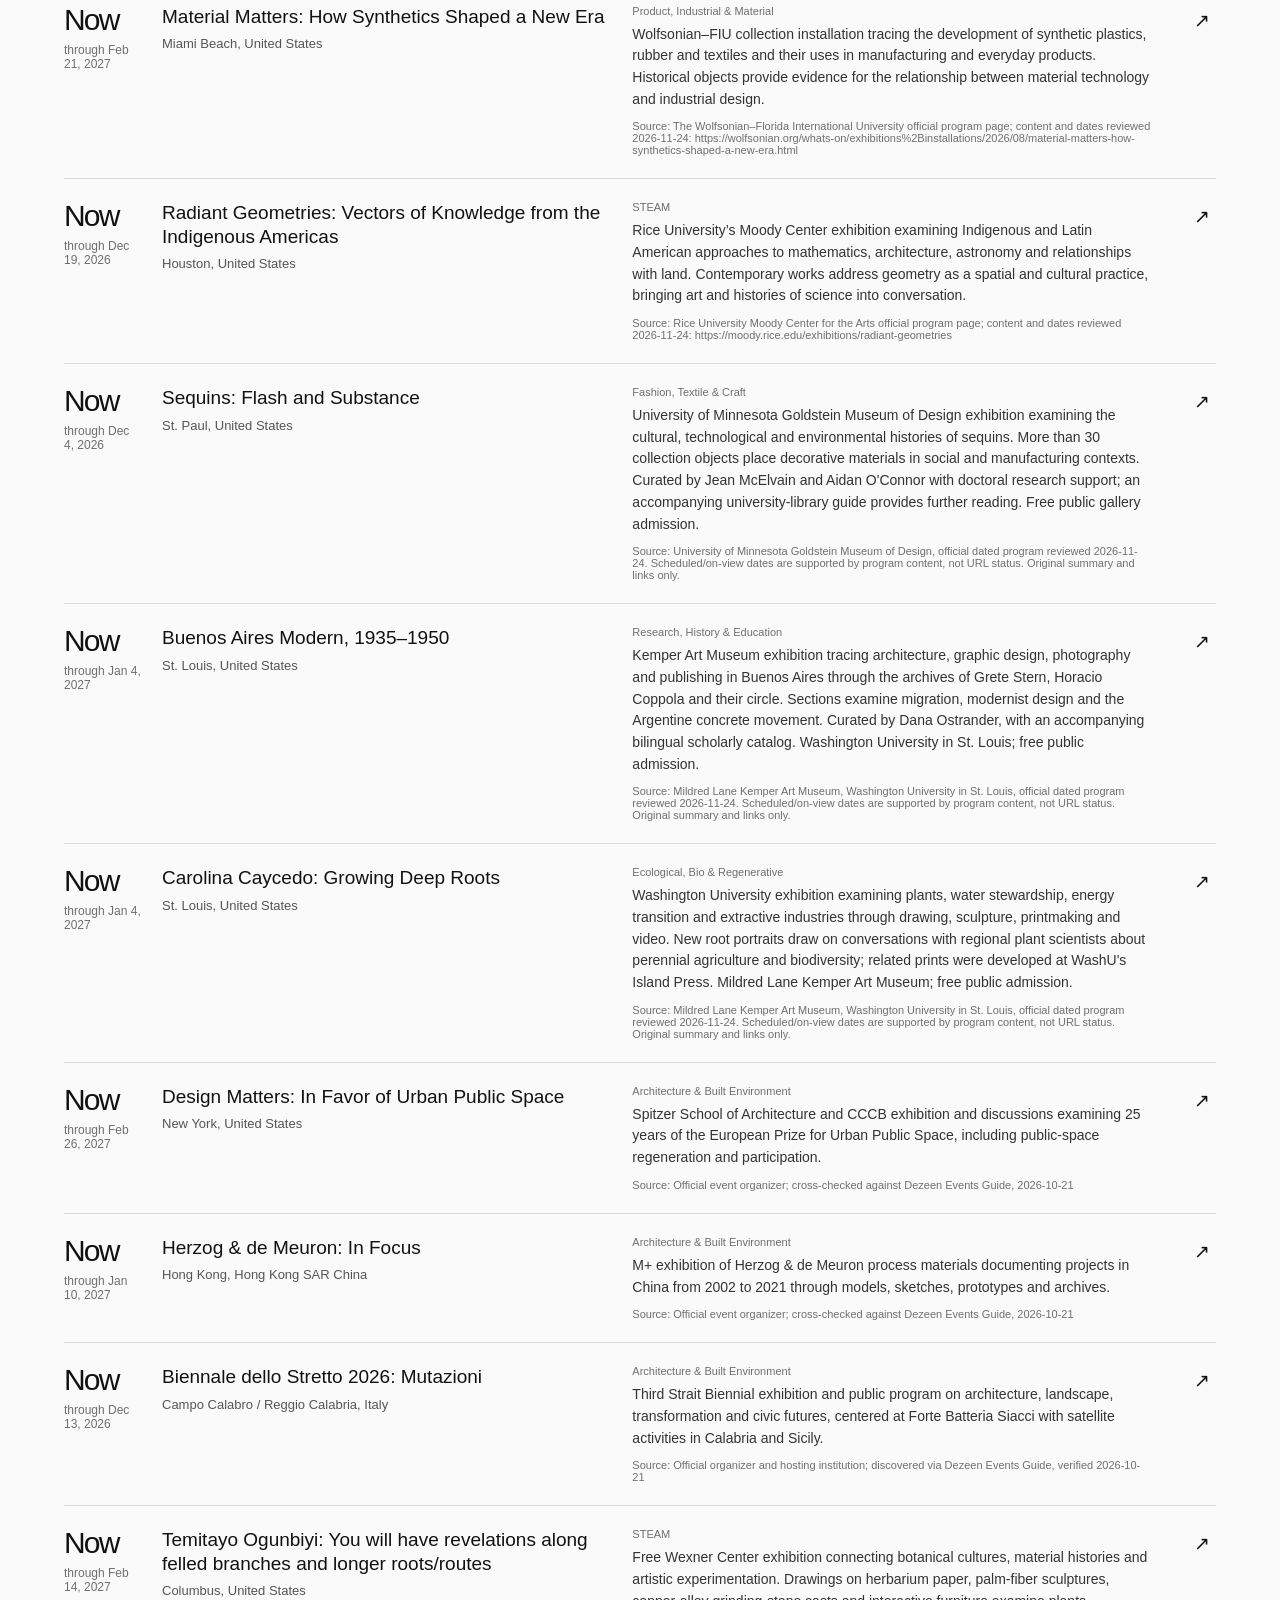
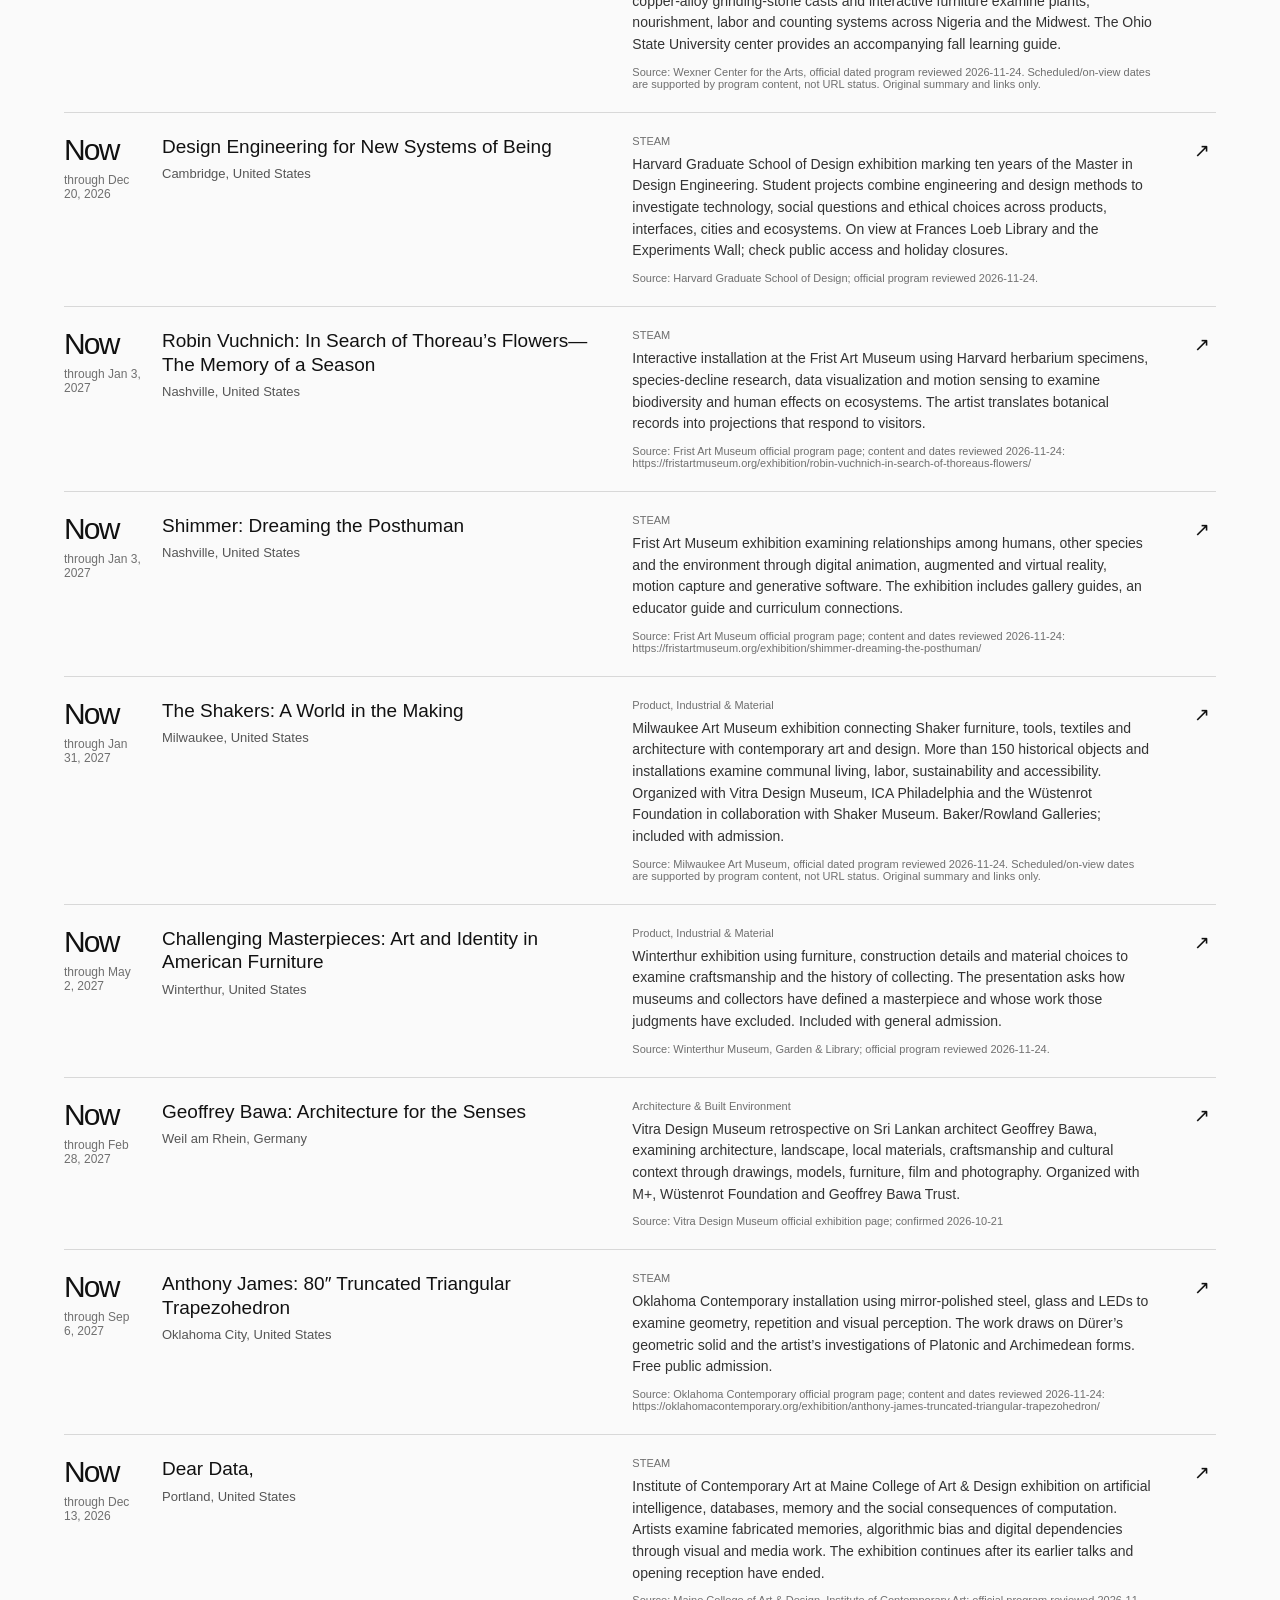
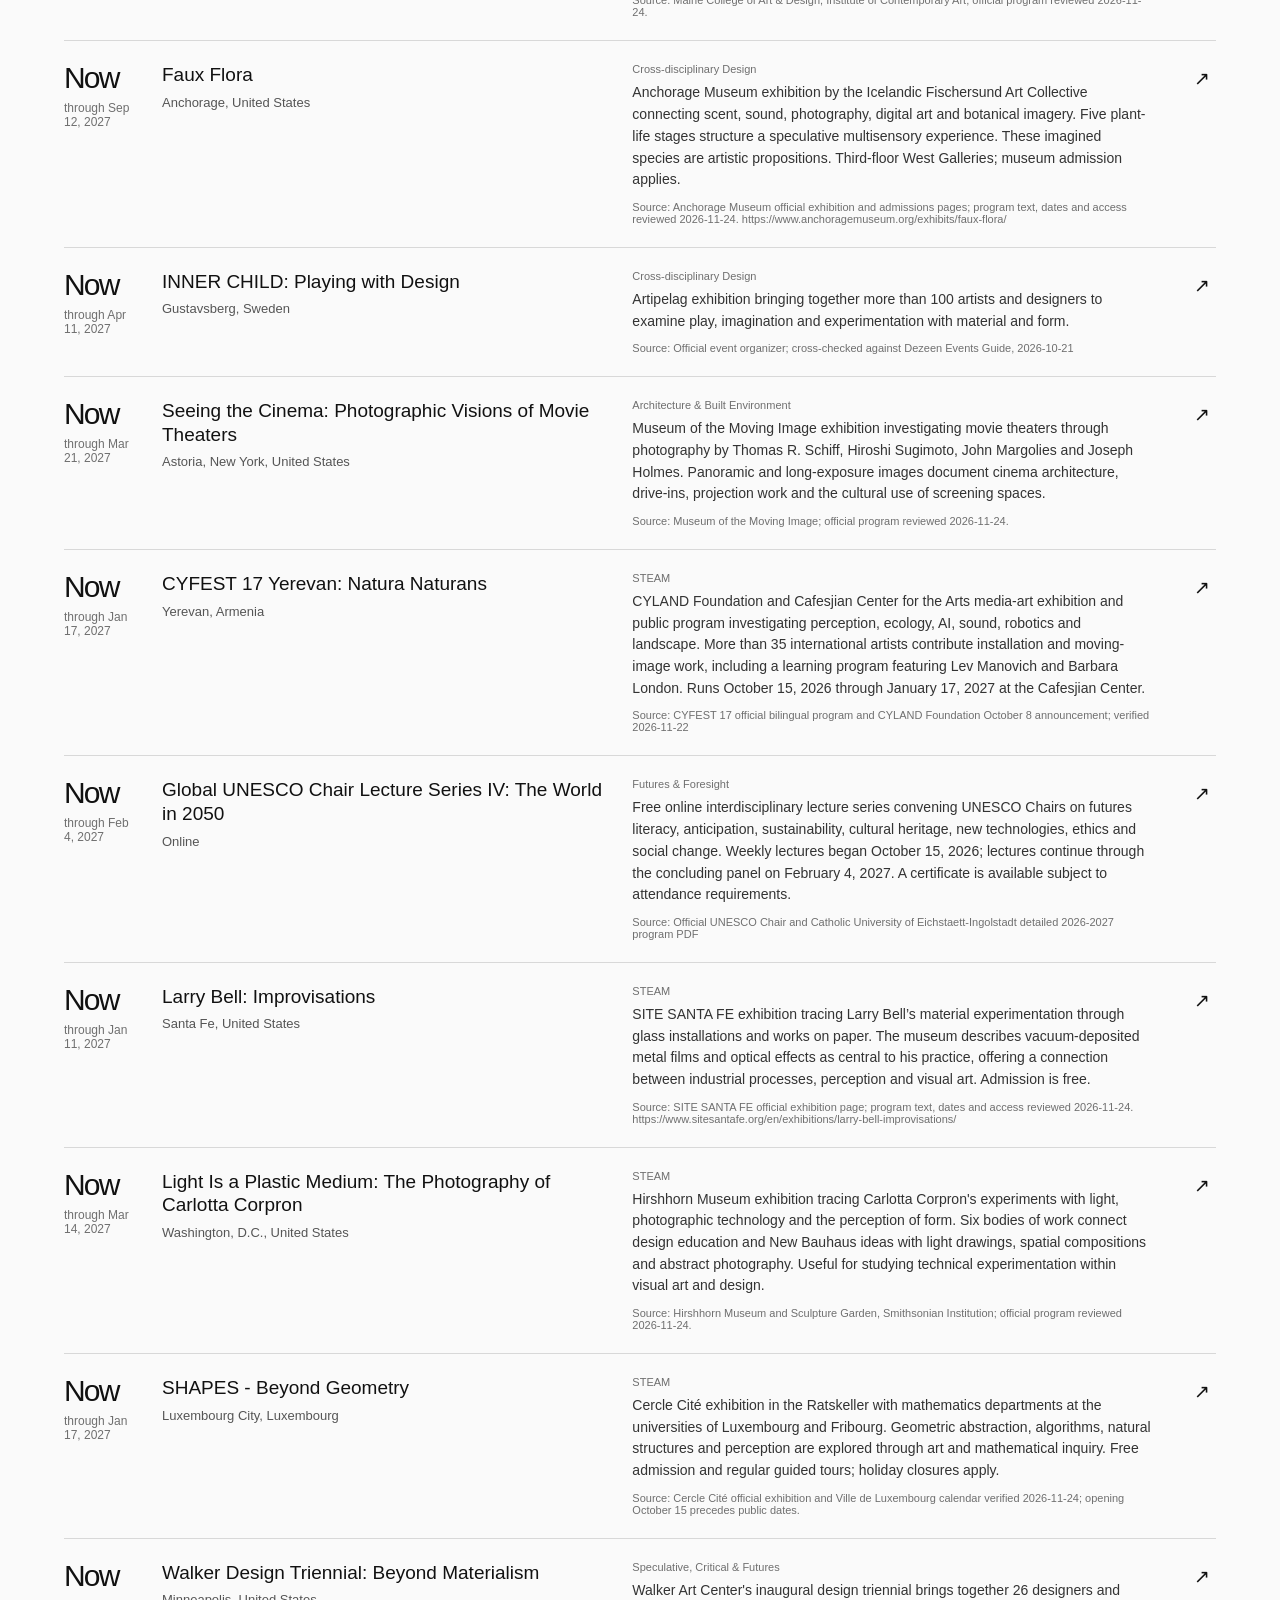
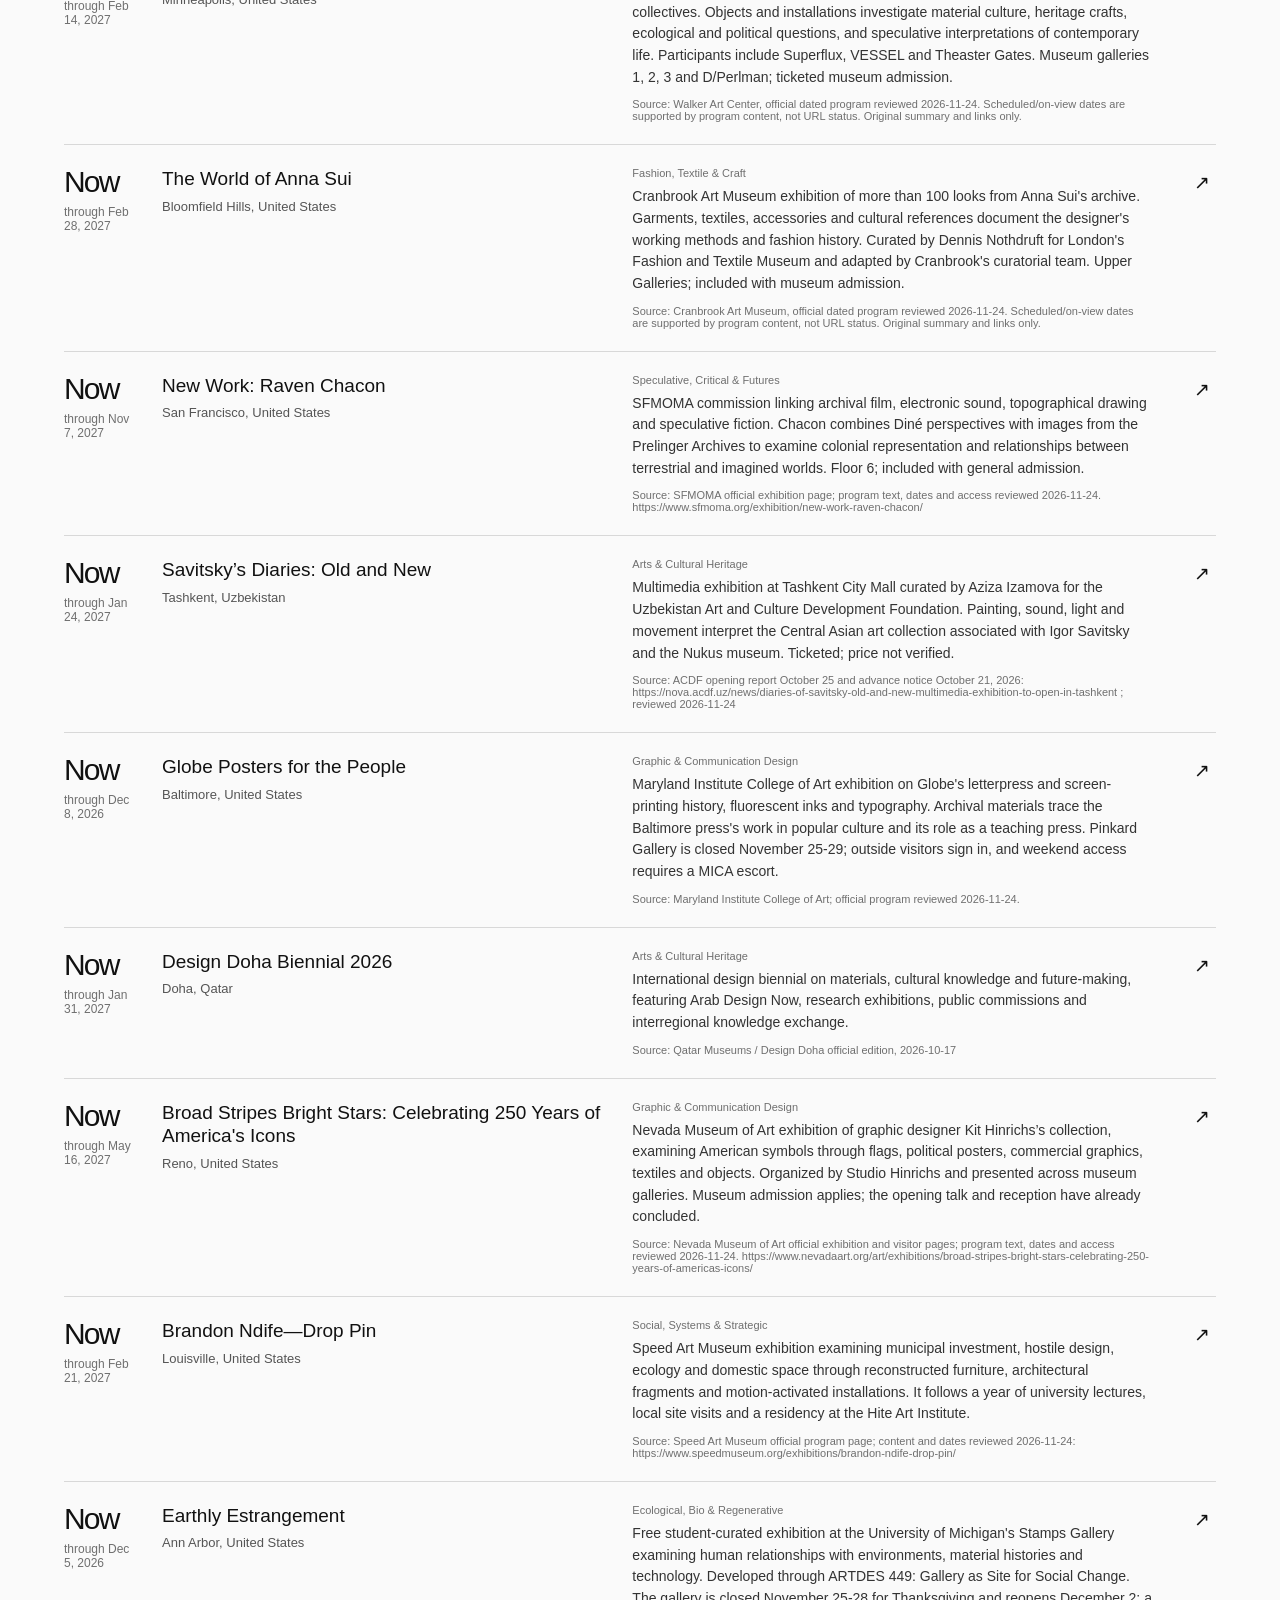
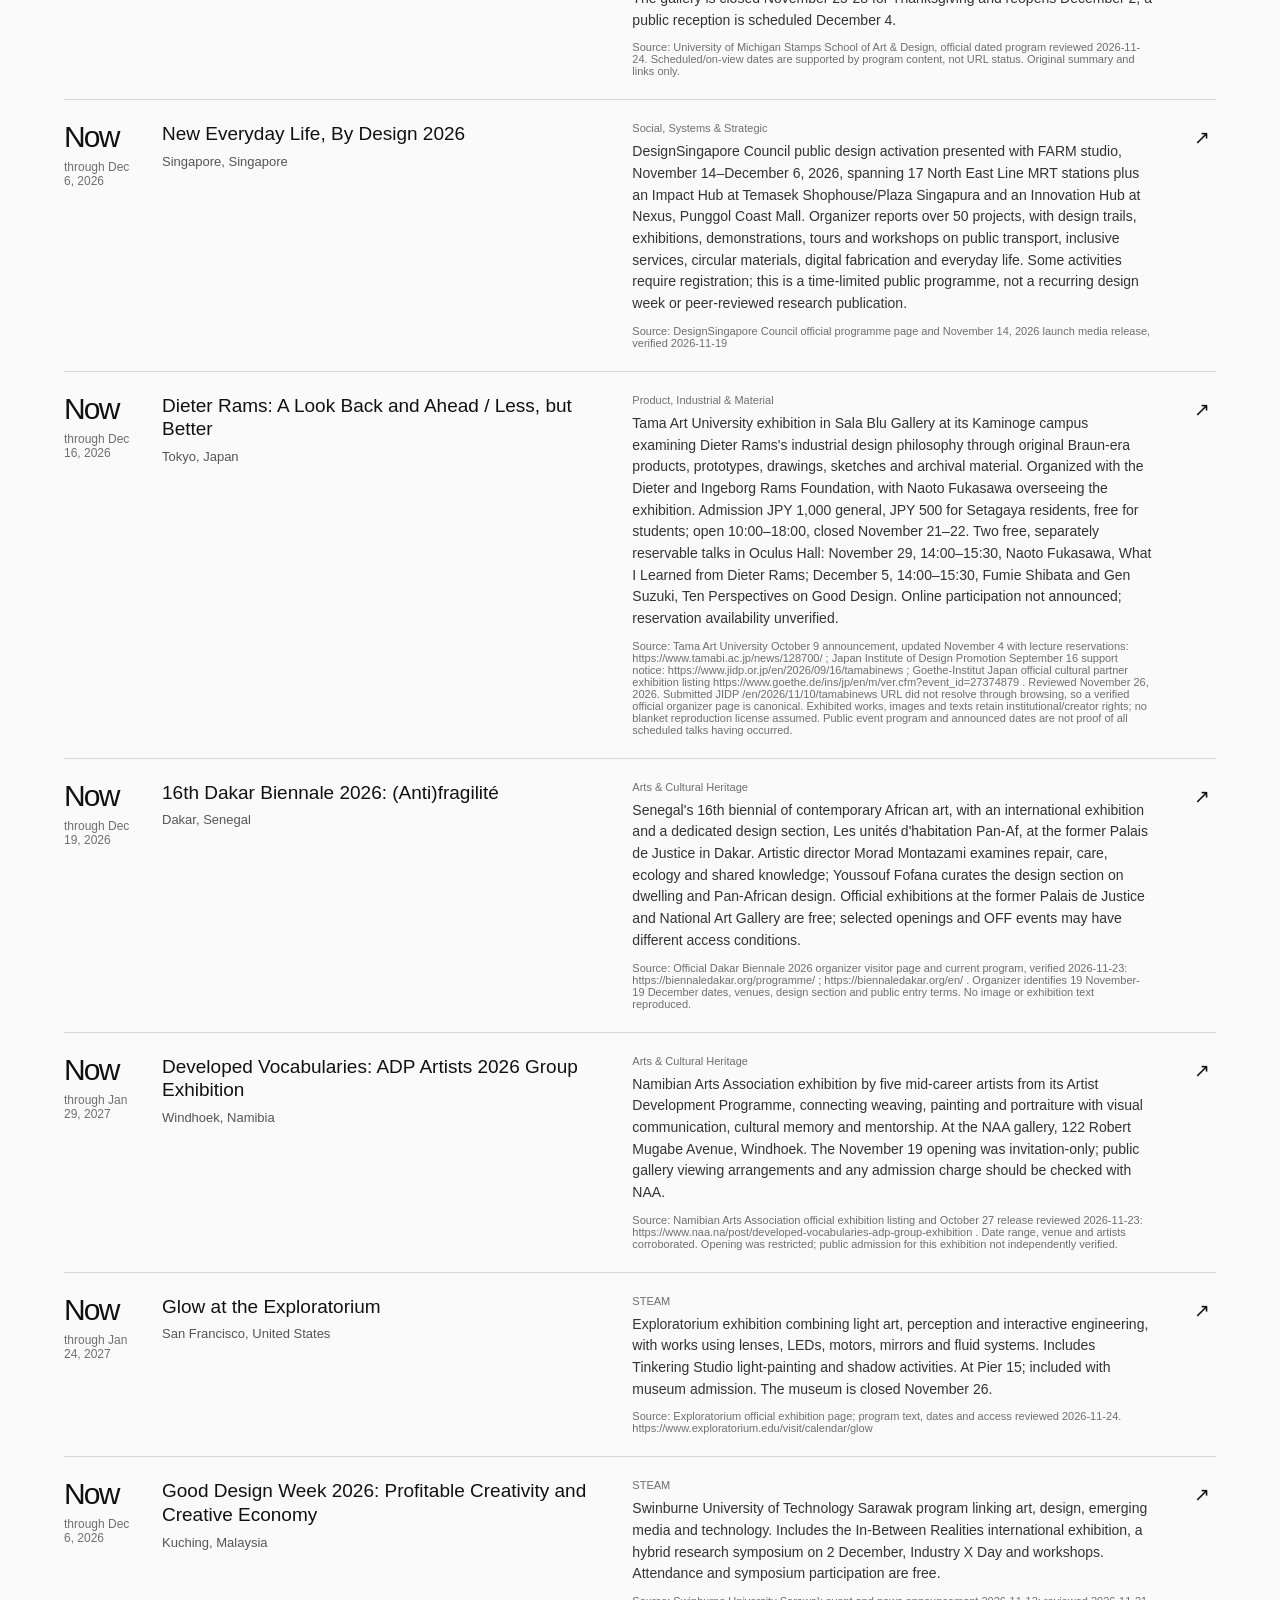
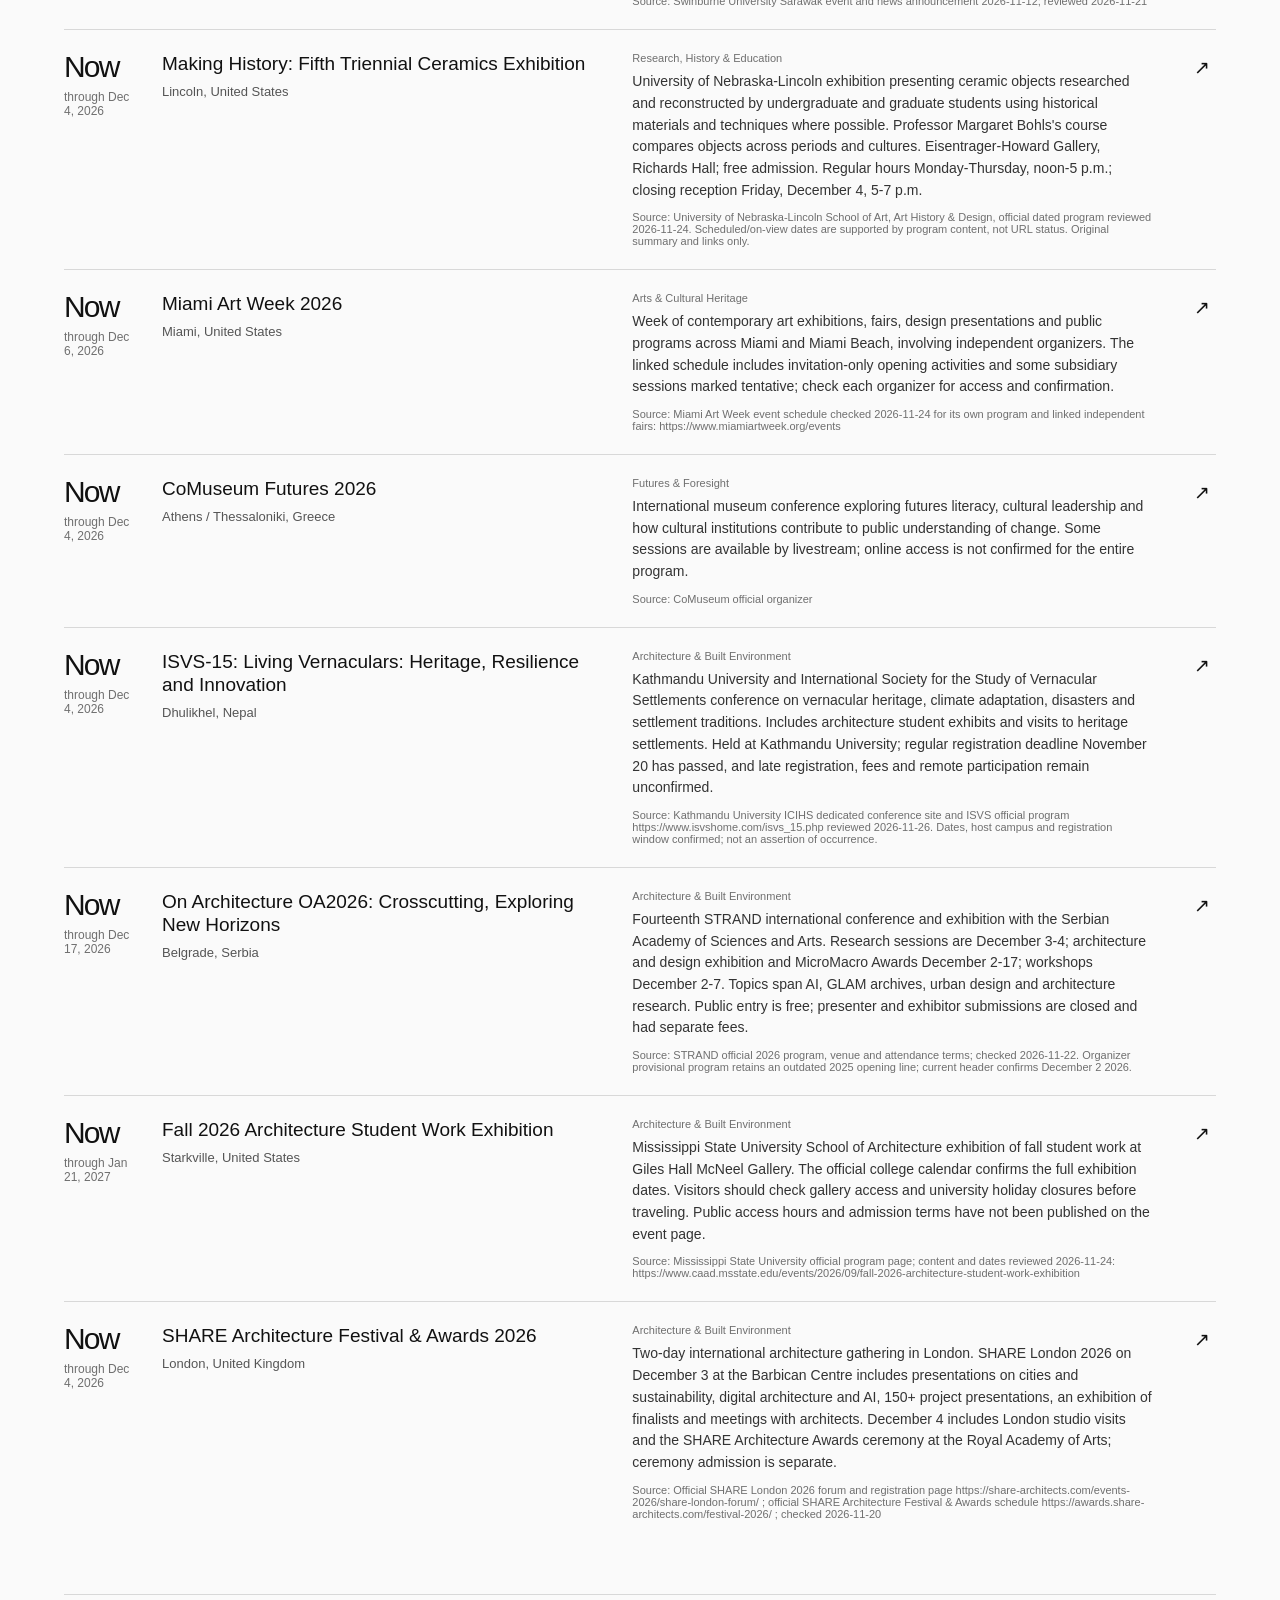
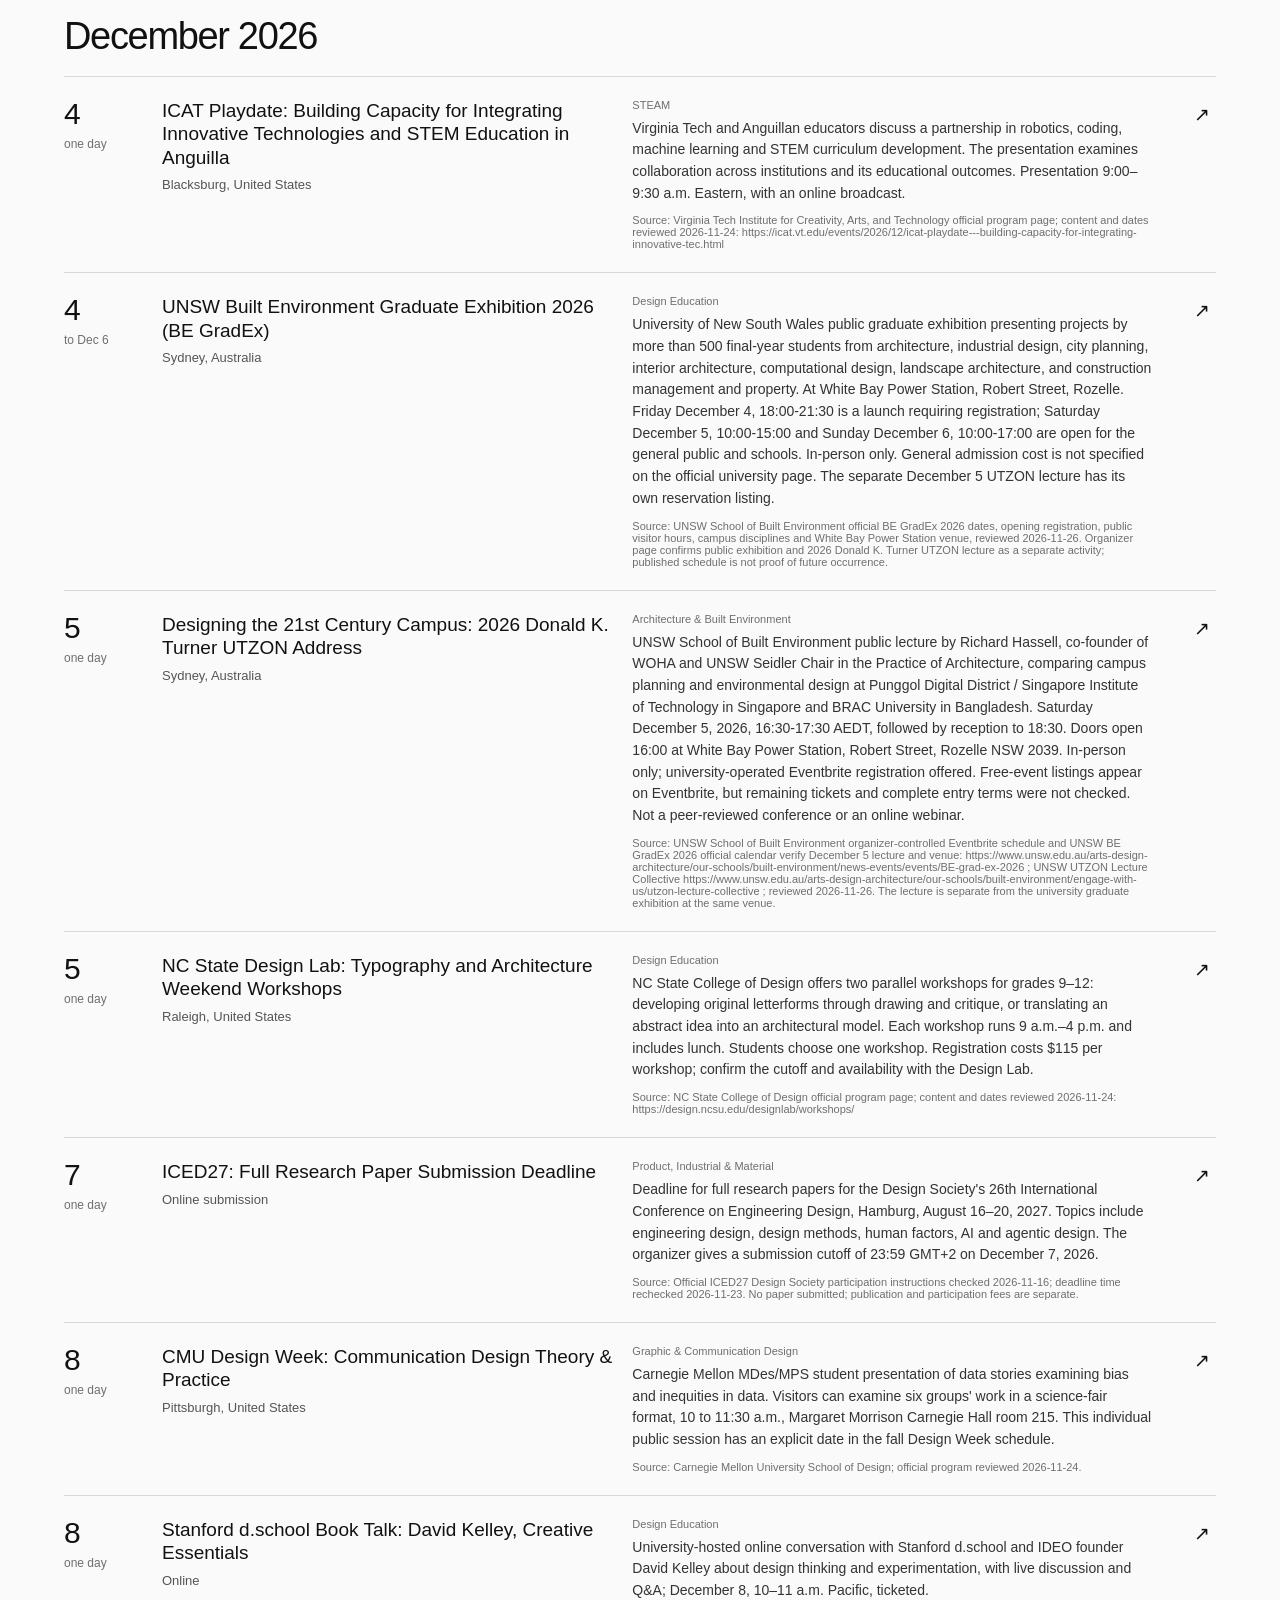
<file: events/index.html>
<!doctype html>
<html lang="en">
<head>
  <link rel="icon" type="image/png" href="../assets/favicon.png?v=20261018square">
  <meta charset="utf-8">
  <meta name="viewport" content="width=device-width, initial-scale=1">
  <meta name="description" content="Find forthcoming design events, exhibitions, academic talks, conferences, workshops, festivals and calls for participation across regions and disciplines.">
  <title>Design Events Calendar | Talks & Conferences | Design Reservoir</title>
  <link rel="canonical" href="https://brandiejanow.github.io/design-reservoir/events/">
  <link rel="stylesheet" href="../styles.css?v=20261120archivecountryreview2">
  <link rel="stylesheet" href="./styles.css?v=20261120archivecountryreview2">

  <meta property="og:type" content="website">
  <meta property="og:title" content="Events Calendar | Design Reservoir">
  <meta property="og:description" content="Current and upcoming design and futures events, plus forthcoming design week editions.">
  <meta property="og:url" content="https://brandiejanow.github.io/design-reservoir/events/">
  <meta property="og:site_name" content="Design Reservoir">
  <meta property="og:image" content="https://brandiejanow.github.io/design-reservoir/assets/social-preview.png?v=20261030">
  <meta property="og:image:secure_url" content="https://brandiejanow.github.io/design-reservoir/assets/social-preview.png?v=20261030">
  <meta property="og:image:type" content="image/png">
  <meta property="og:image:width" content="1200">
  <meta property="og:image:height" content="630">
  <meta property="og:image:alt" content="Design Reservoir link preview graphic">
  <meta name="twitter:card" content="summary_large_image">
  <meta name="twitter:title" content="Events Calendar | Design Reservoir">
  <meta name="twitter:description" content="Current and upcoming design and futures events, plus forthcoming design week editions.">
  <meta name="twitter:image" content="https://brandiejanow.github.io/design-reservoir/assets/social-preview.png?v=20261030">
  <script type="application/ld+json">{"@context":"https://schema.org","@type":"CollectionPage","name":"Design Events Calendar","url":"https://brandiejanow.github.io/design-reservoir/events/","description":"Find forthcoming design events, exhibitions, academic talks, conferences, workshops, festivals and calls for participation across regions and disciplines.","isPartOf":{"@type":"WebSite","name":"Design Reservoir","url":"https://brandiejanow.github.io/design-reservoir/"},"inLanguage":"en"}</script>
</head>
<body class="page-calendar">
  <header id="top" class="site-nav">
    <a class="site-home" href="../">Design Reservoir</a>
    <nav class="desktop-nav" aria-label="Sections">

      <a href="../atlas/">Design Atlas</a>
      <a href="../design-weeks/">Design Weeks</a>
      <a href="../events/" class="active" aria-current="page">Events Calendar</a>
      <a href="../events/archive.html">Archive</a>
    </nav>
    <details class="mobile-nav">
      <summary>Explore <span class="menu-symbol" aria-hidden="true">☰</span></summary>
      <nav aria-label="Mobile sections">
        <a href="../">All Resources</a>

        <a href="../atlas/">Design Atlas</a>
        <a href="../design-weeks/">Design Weeks</a>
        <a href="../events/" class="active" aria-current="page">Events Calendar</a>
        <a href="../events/archive.html">Archive</a>
      </nav>
    </details>
    <span class="name" aria-label="Brandie Janow logo"><img src="../assets/b-logo.svg" alt=""></span>
  </header>
  <main>
    <section class="hero">
      <h1>Events<br>Calendar</h1>
      <p class="intro">Discover talks, workshops, conferences, festivals, and calls for participation. Explore what is happening, where it is taking place, and the subjects being discussed across design.</p>
      <p class="meta"><span id="total">…</span> events and recurring platforms</p>
    </section>
    <section class="directory" aria-label="Upcoming events">
      <div class="toolbar event-toolbar">
        <label class="search"><span>Search</span><input id="search" type="search" autocomplete="off" placeholder="Event, place, subject…"></label>
        <label><span>Year</span><select id="year"><option value="">All years</option></select></label>
        <label><span>Subject</span><select id="category"><option value="">All subjects</option></select></label>
        <label><span>Region</span><select id="region"><option value="">All regions</option></select></label>
      </div>
      <div class="directory-head"><p id="resultCount">Loading…</p><button id="clear" type="button">Clear filters</button></div>
      <div id="list" class="event-months"></div>
      <p id="empty" class="empty" hidden>No events match these filters.</p>
      <section id="weekSection" class="week-section" aria-label="Recurring design weeks and festivals">
        <h2 class="month-title">Design Weeks &amp; Festivals</h2>
        <p class="week-intro">Recurring design weeks and festivals appear here when their upcoming edition dates have been confirmed.</p>
        <p id="weekCount" class="week-total"></p>
        <div id="weeksList" class="week-cards"></div>
      </section>
    </section>
</main>
<footer class="reservoir-footer"><p>Design Reservoir is independently curated by Brandie Janow and built and maintained on GitHub as a versioned public resource.</p><nav aria-label="Footer navigation"><a href="https://github.com/brandiejanow/design-reservoir" target="_blank" rel="noopener">GitHub ↗</a><a href="https://www.brandiejanow.com/" target="_top">BrandieJanow.com ↗</a><a href="#top" class="back-to-top">Back to top ↑</a></nav></footer>
  <script src="./app.js?v=20261120archivecountryreview2"></script>
</body>
</html>
</file>
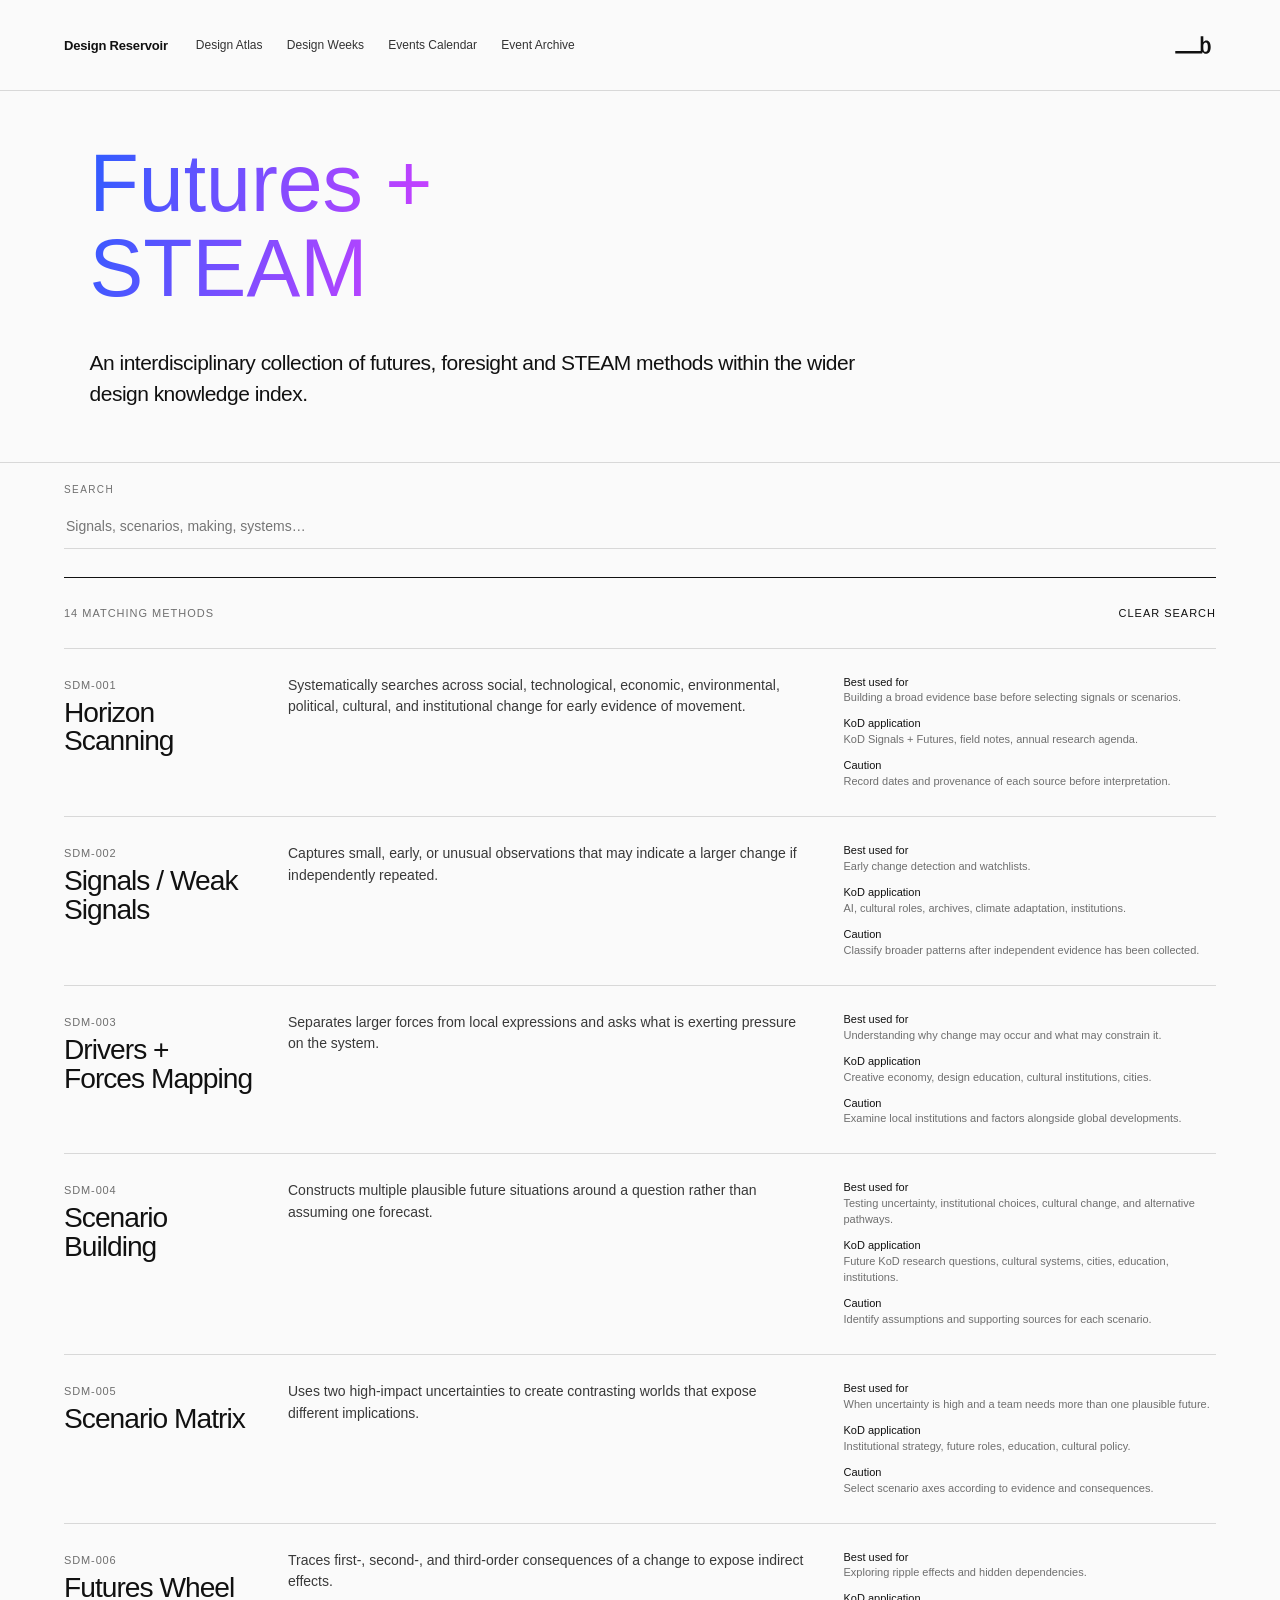
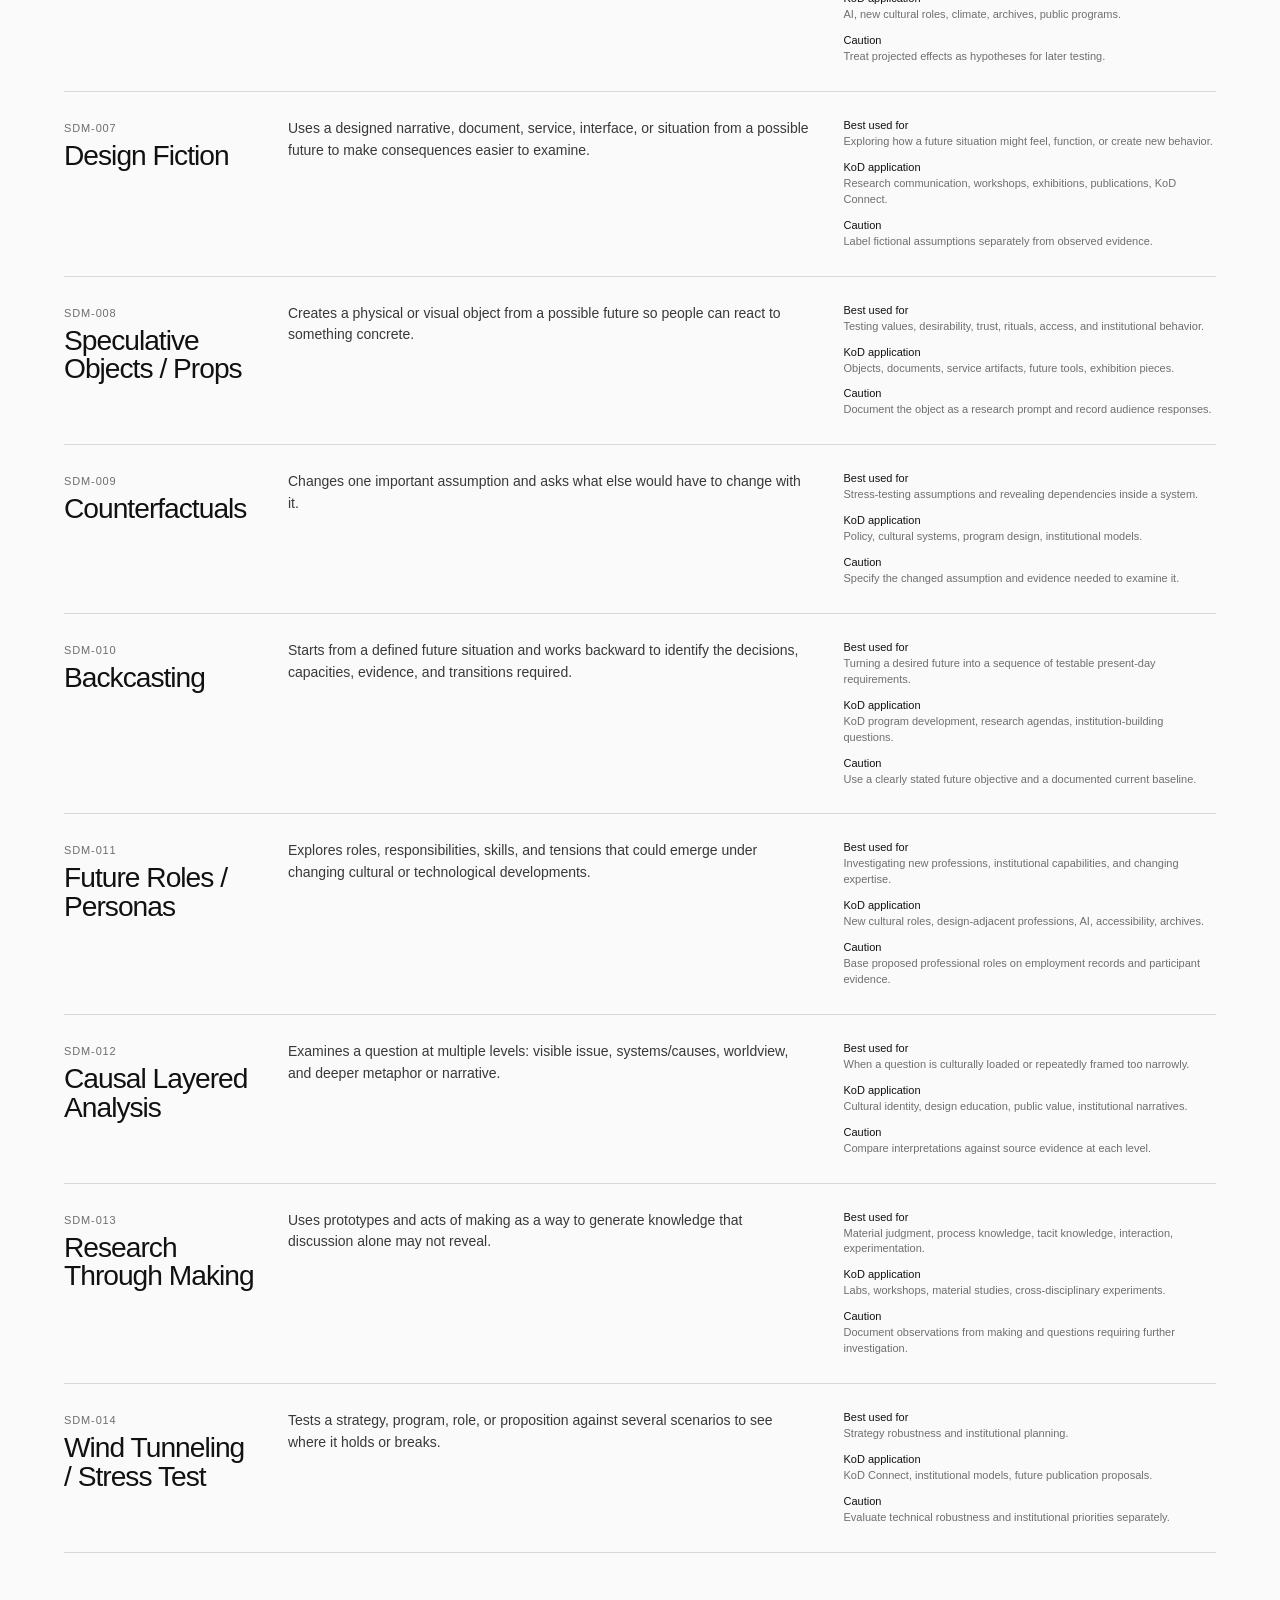
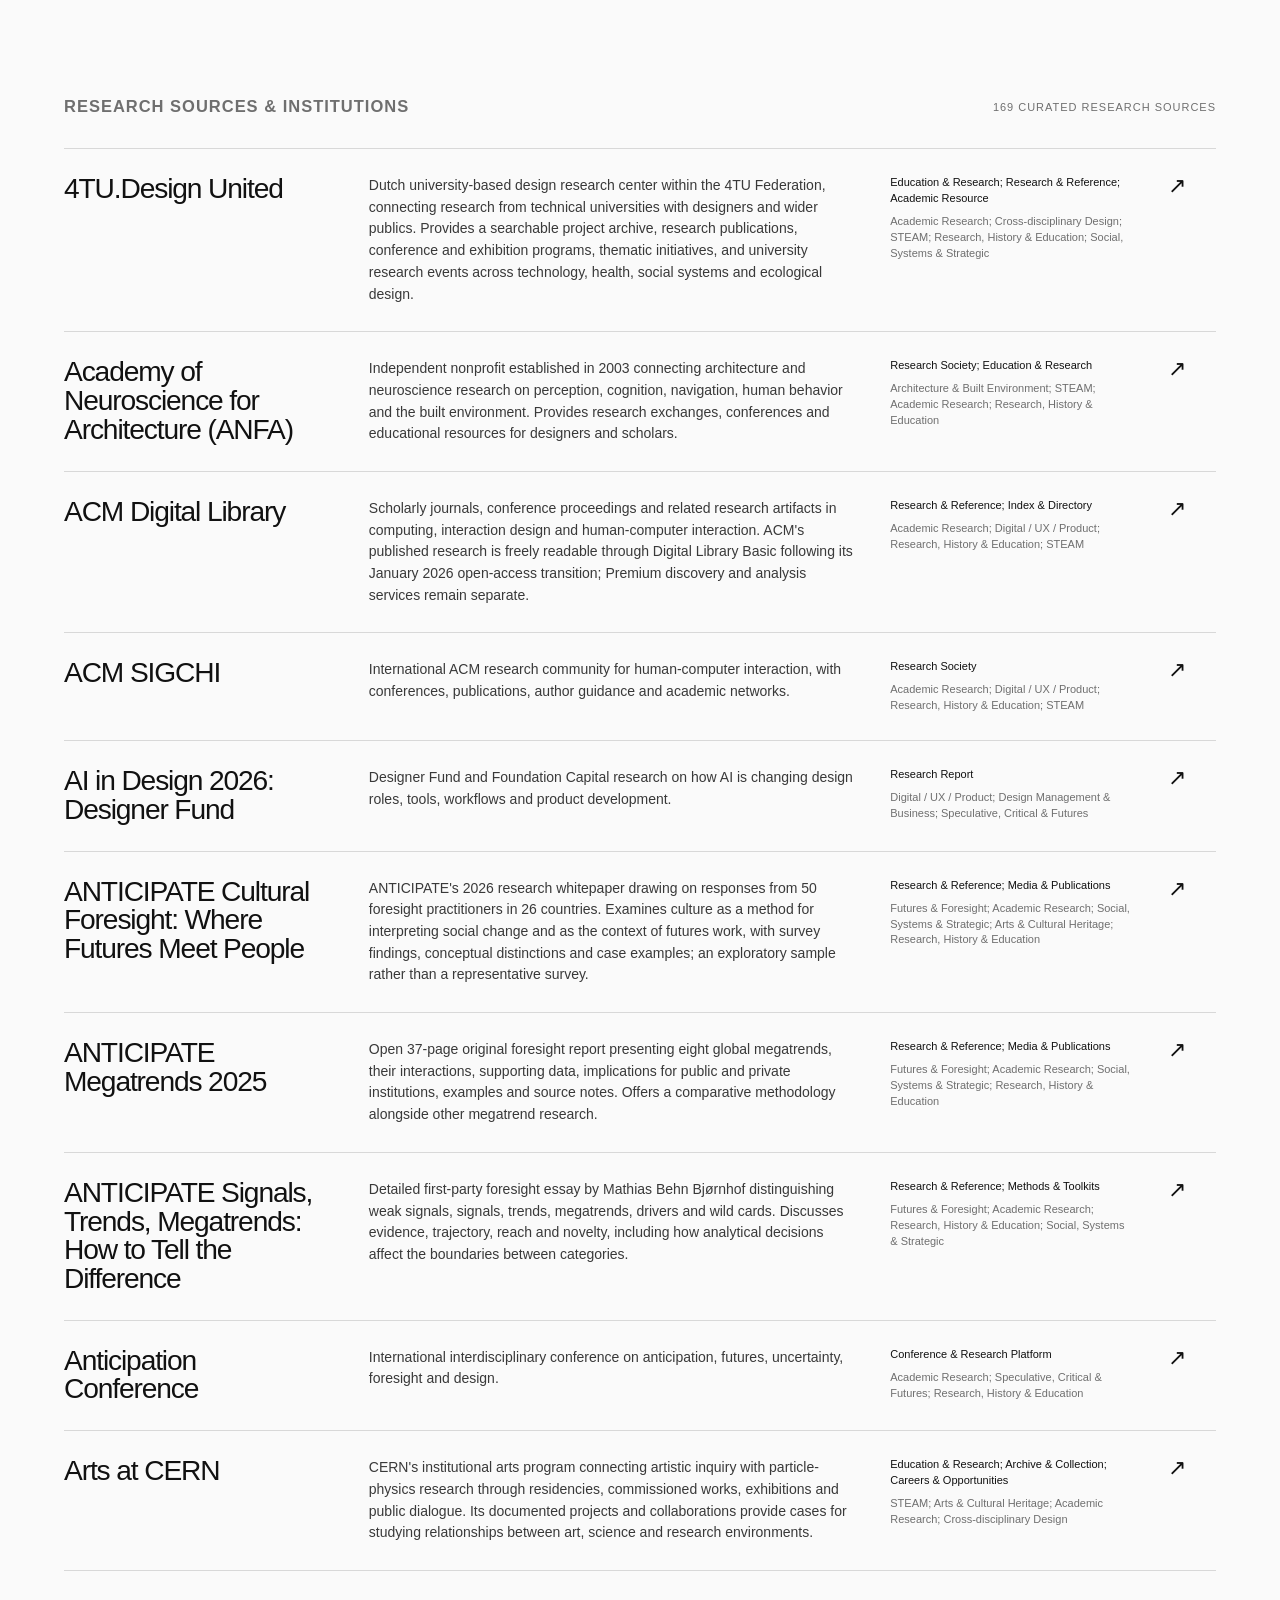
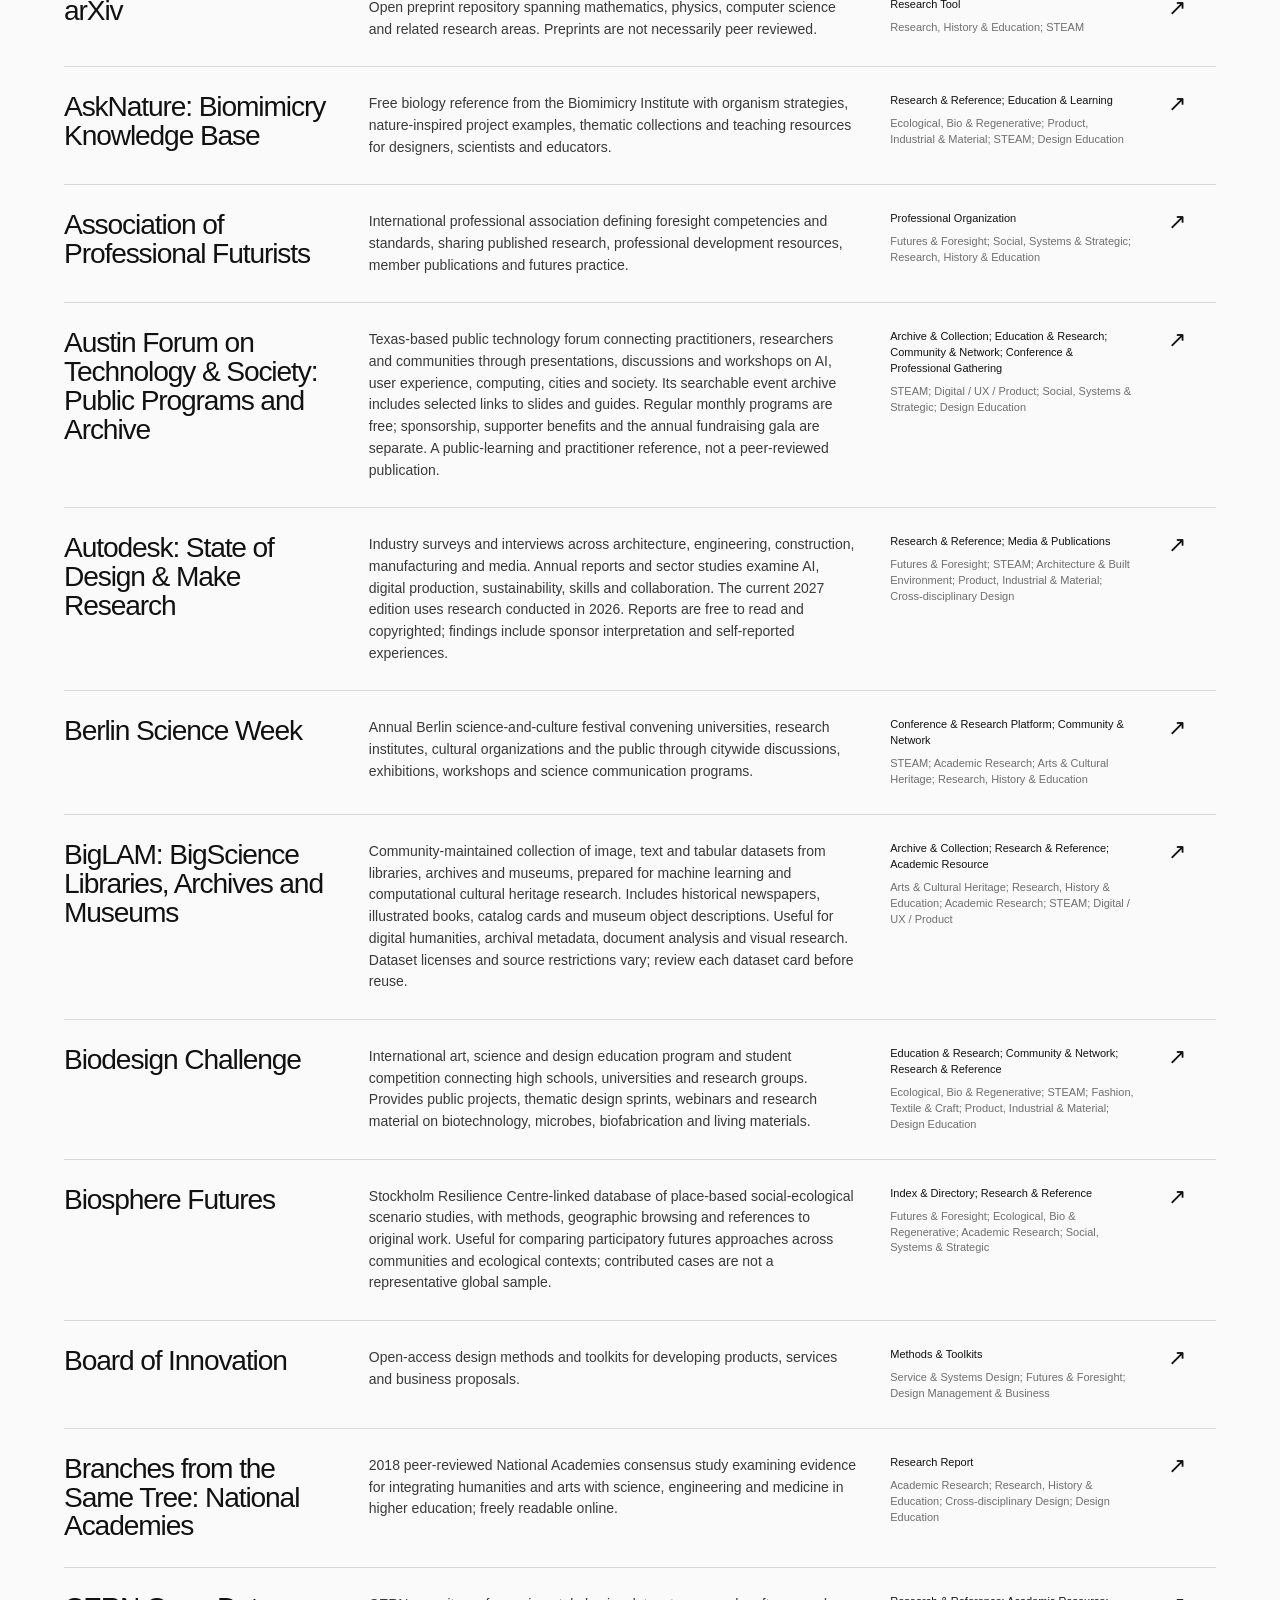
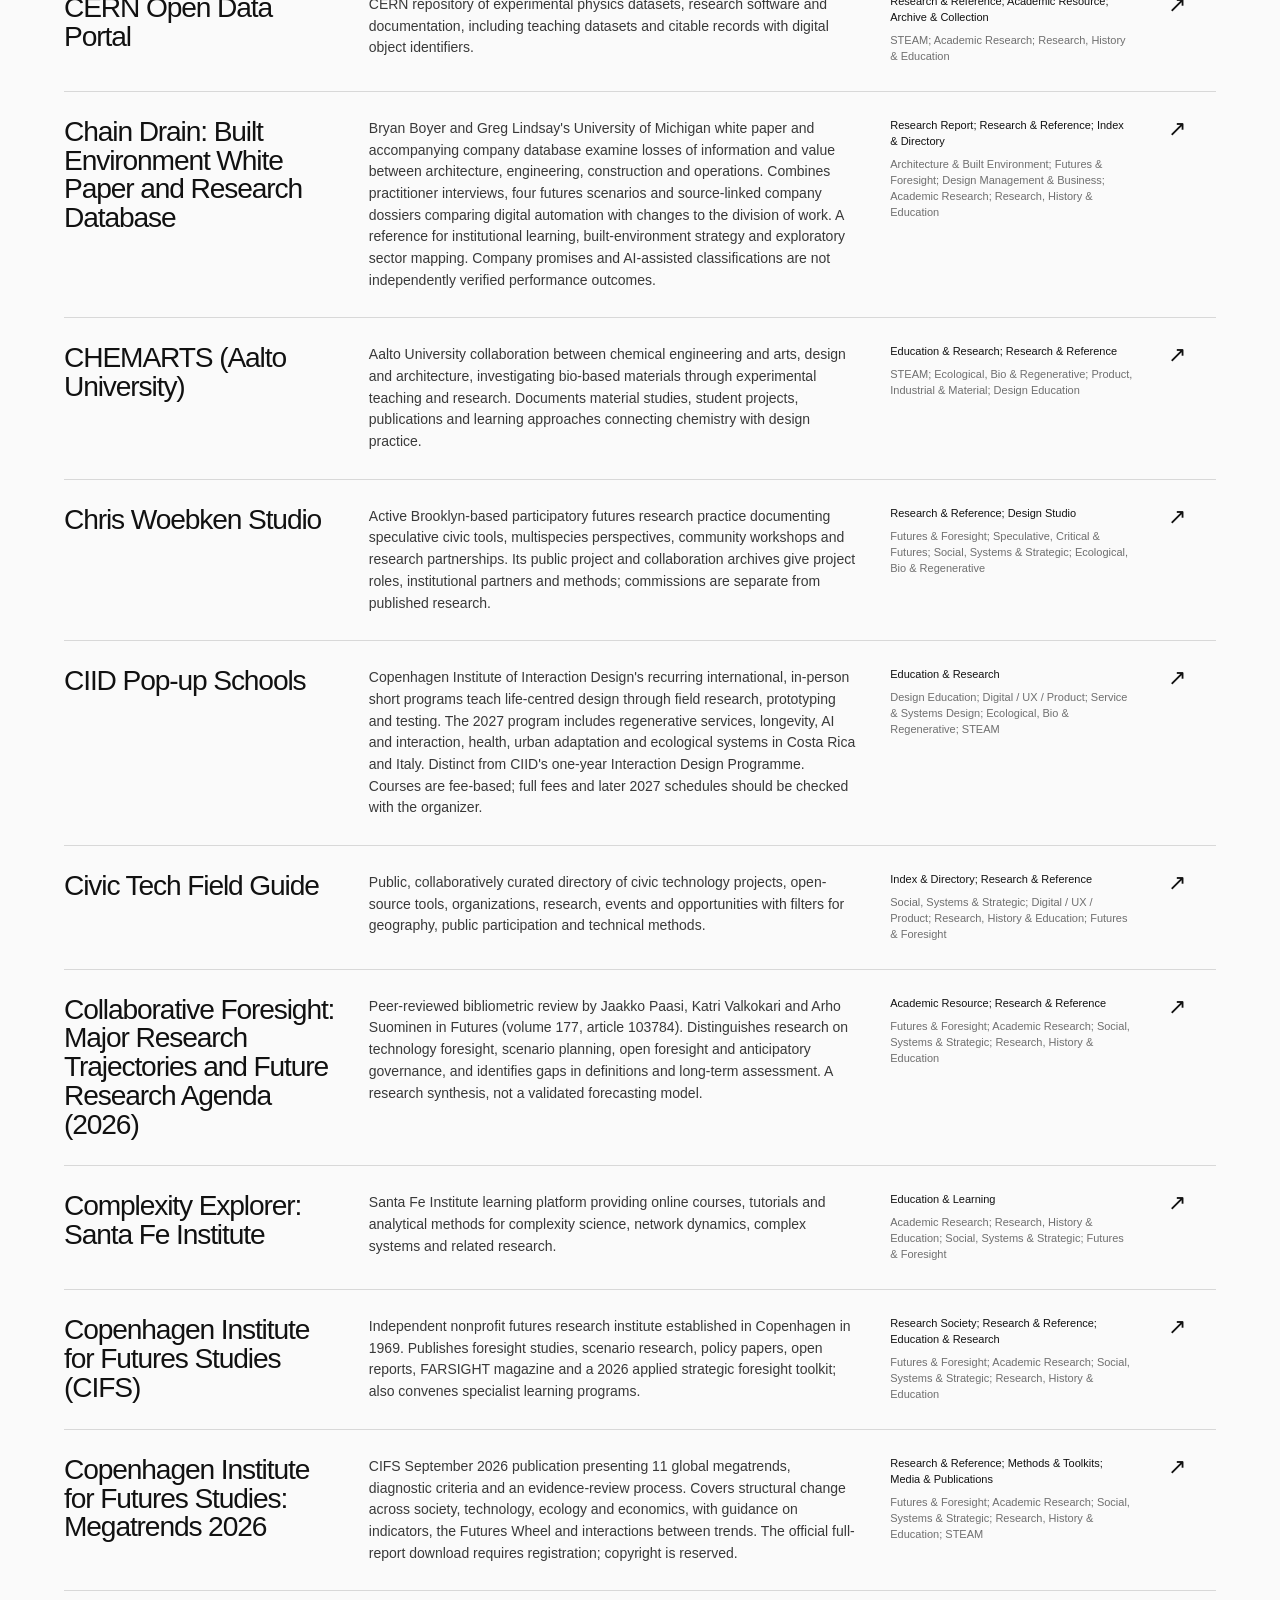
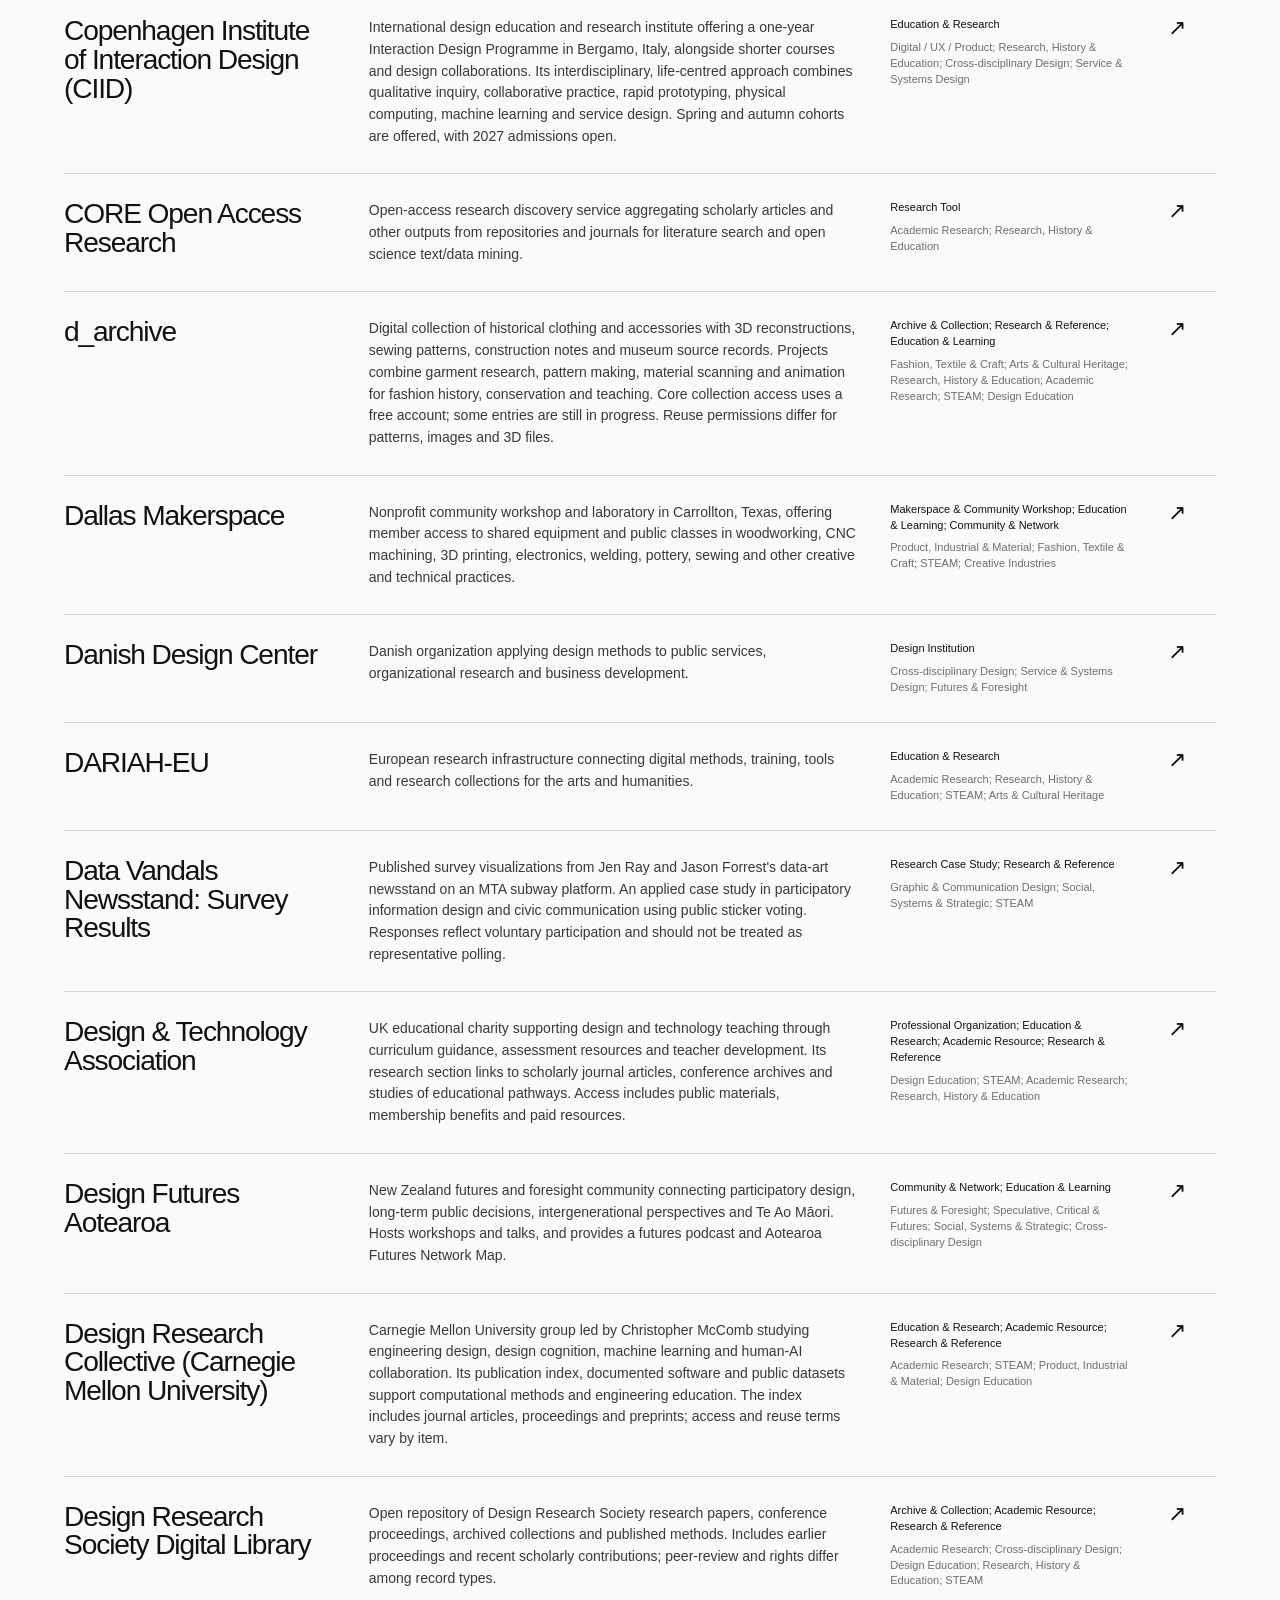
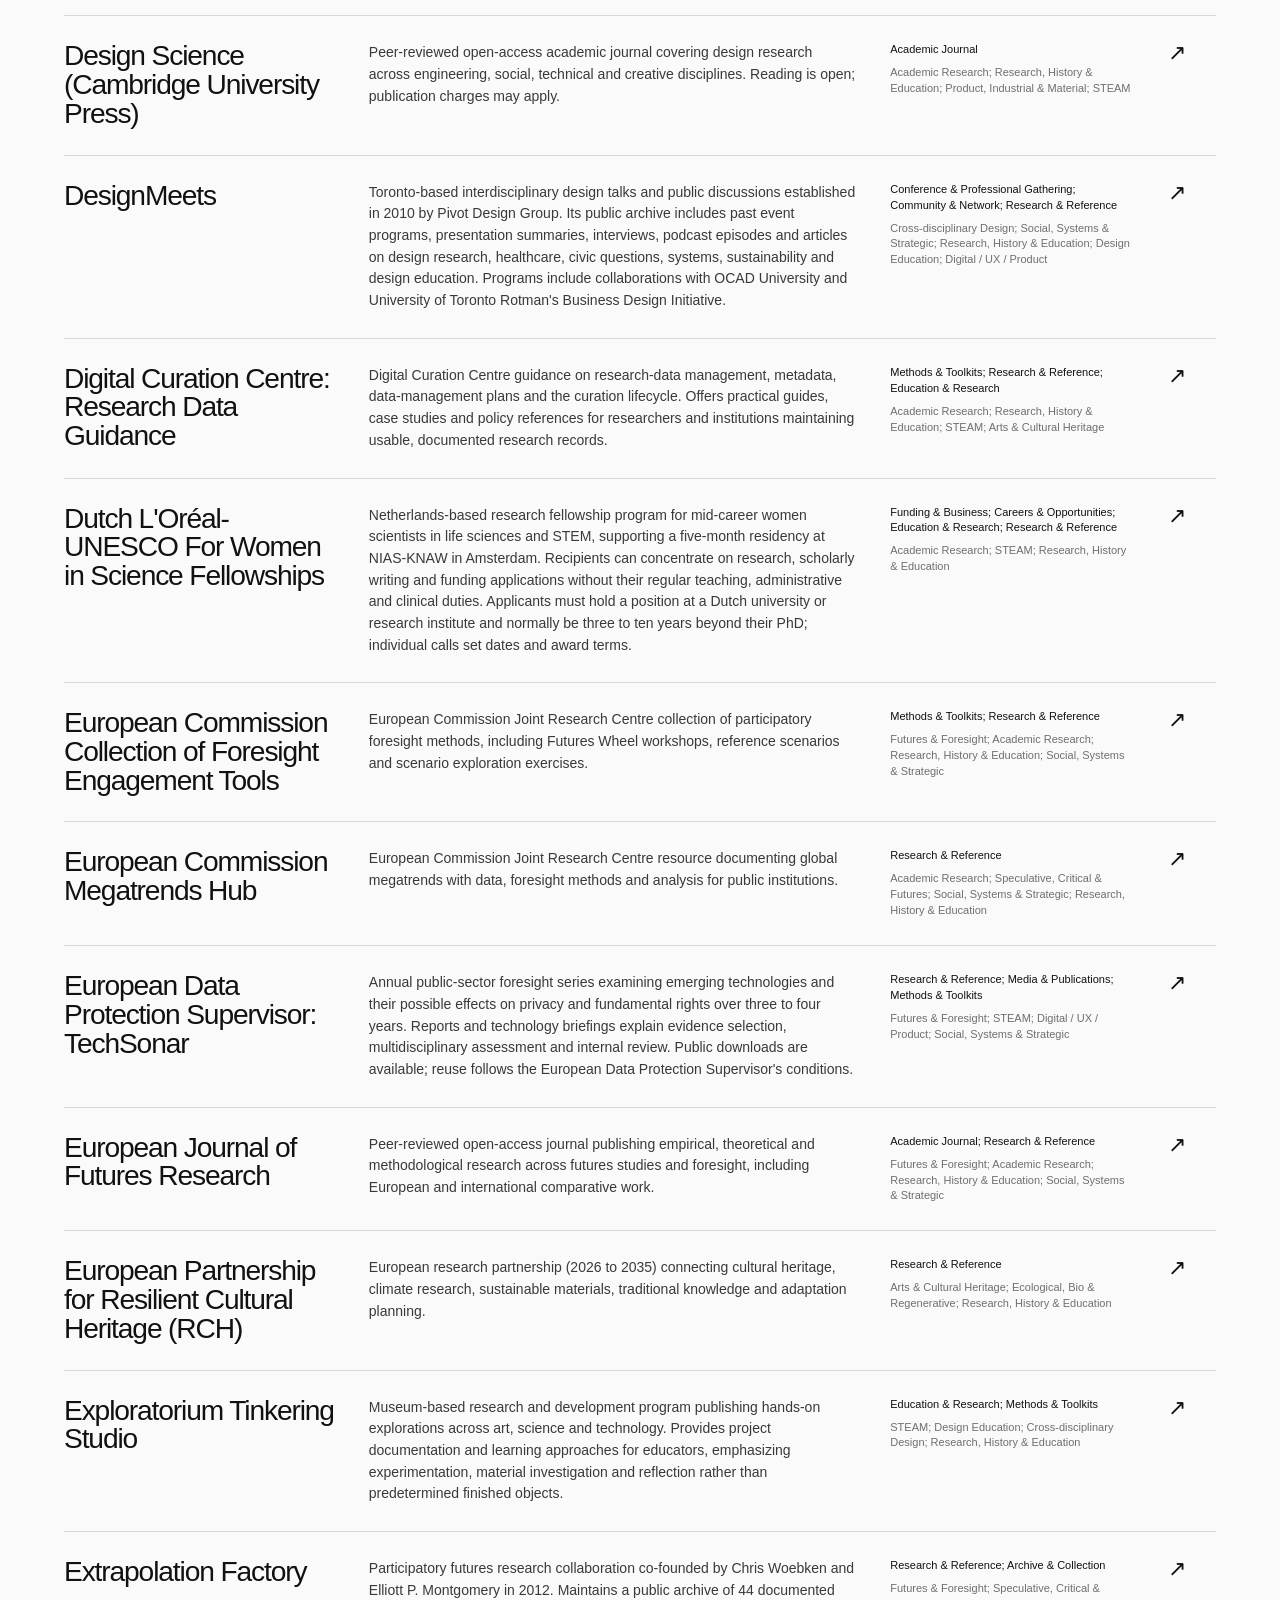
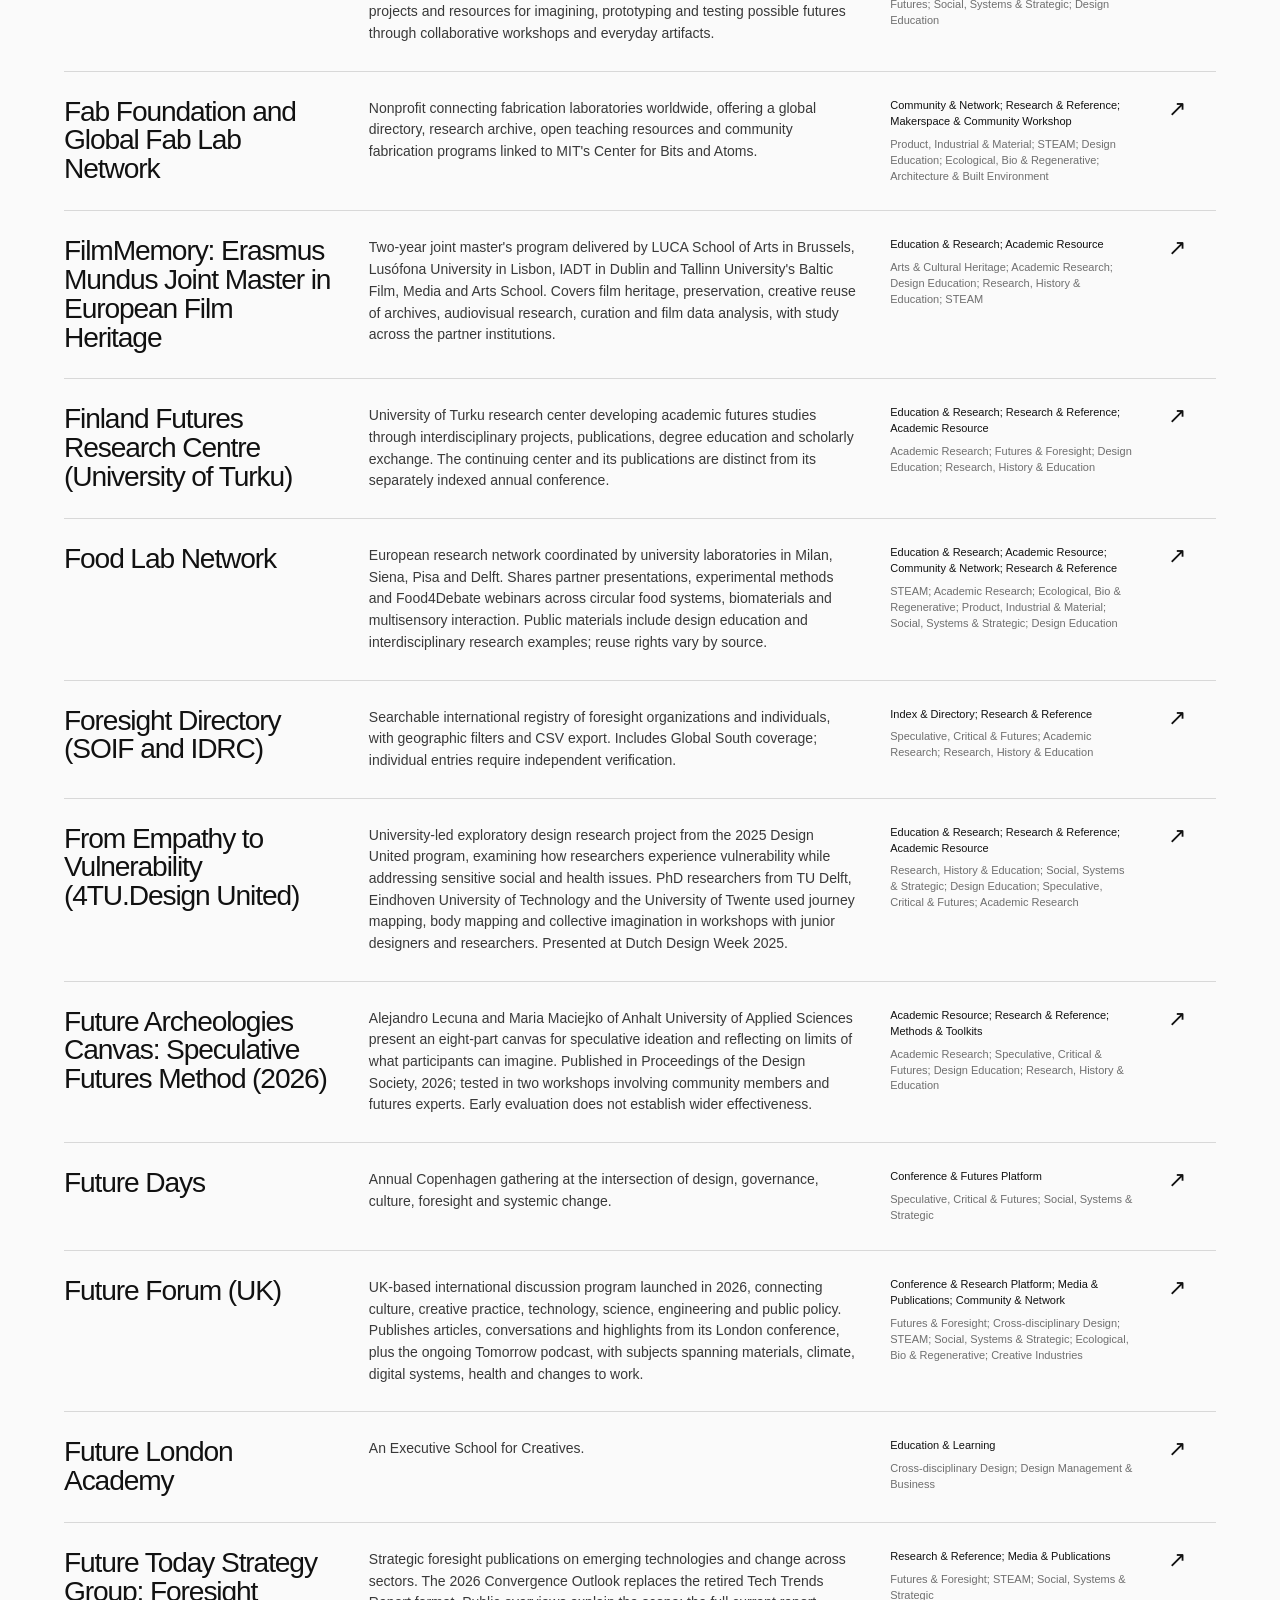
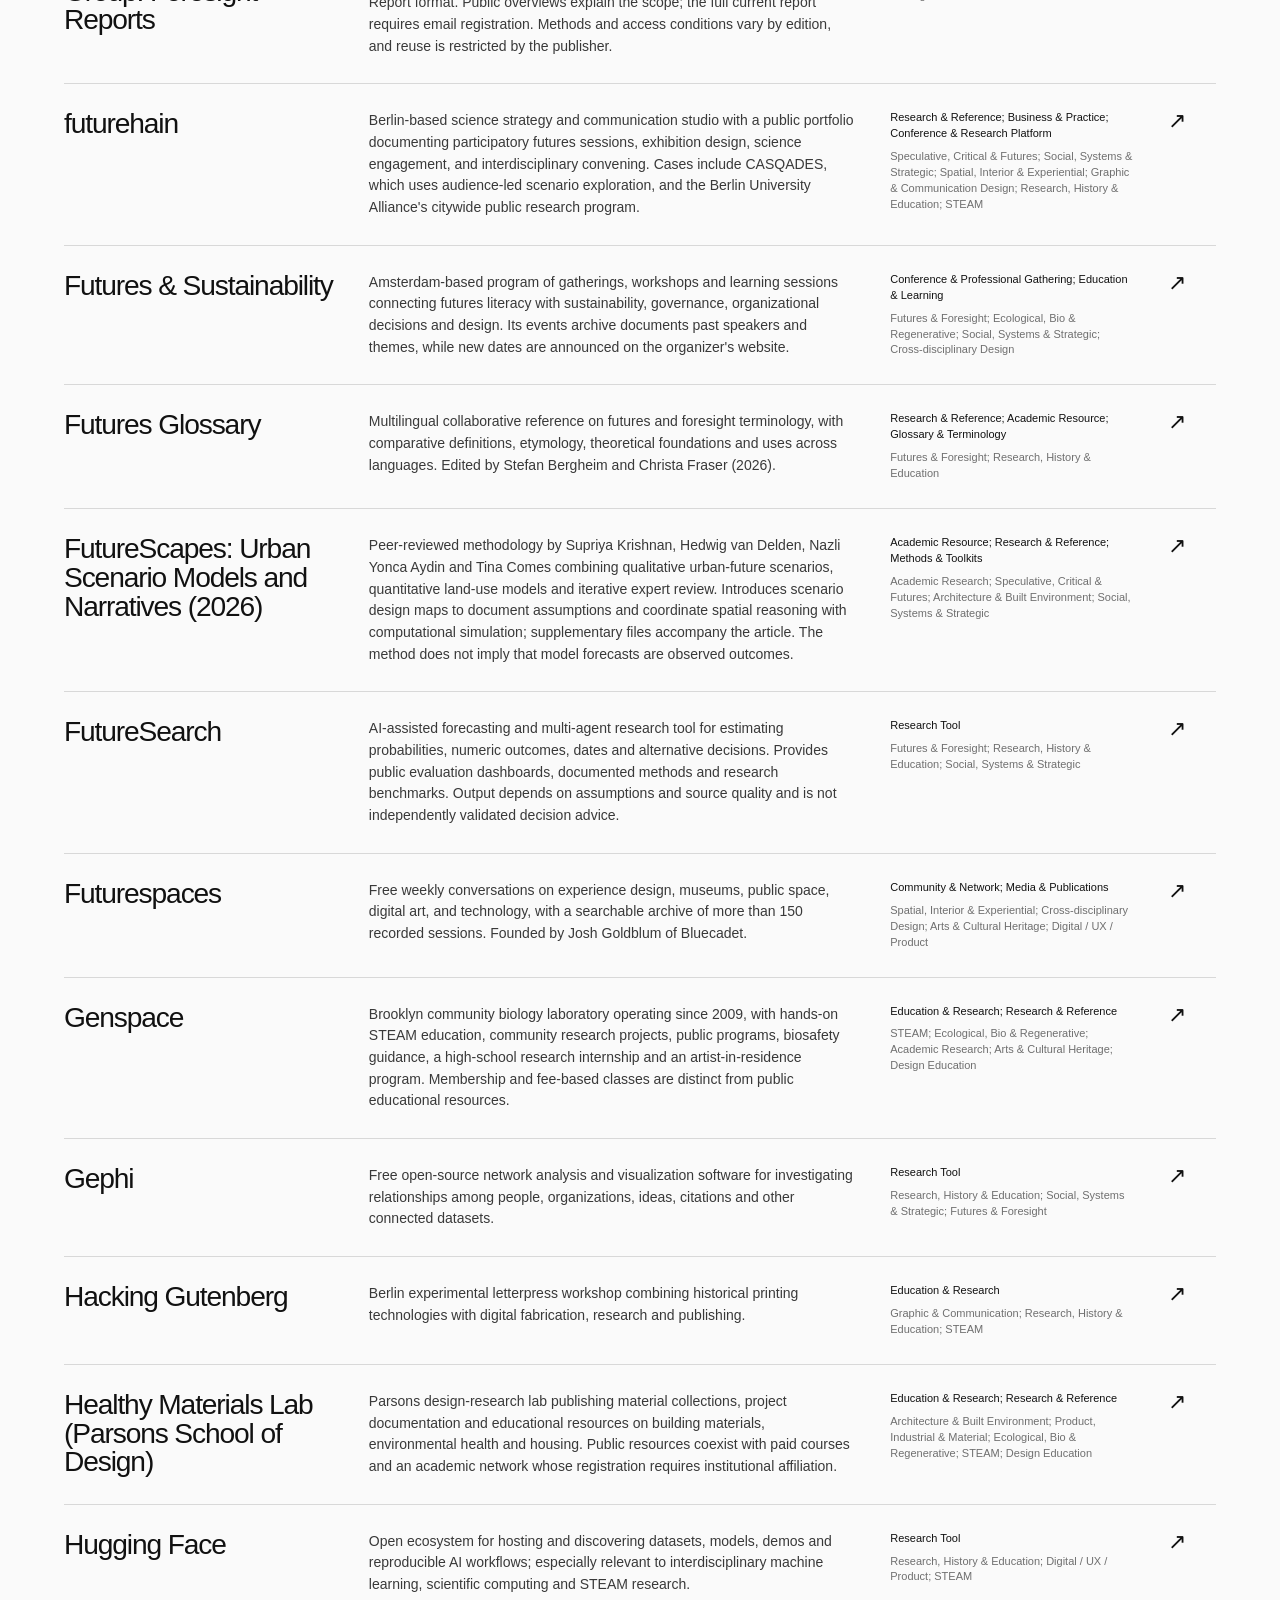
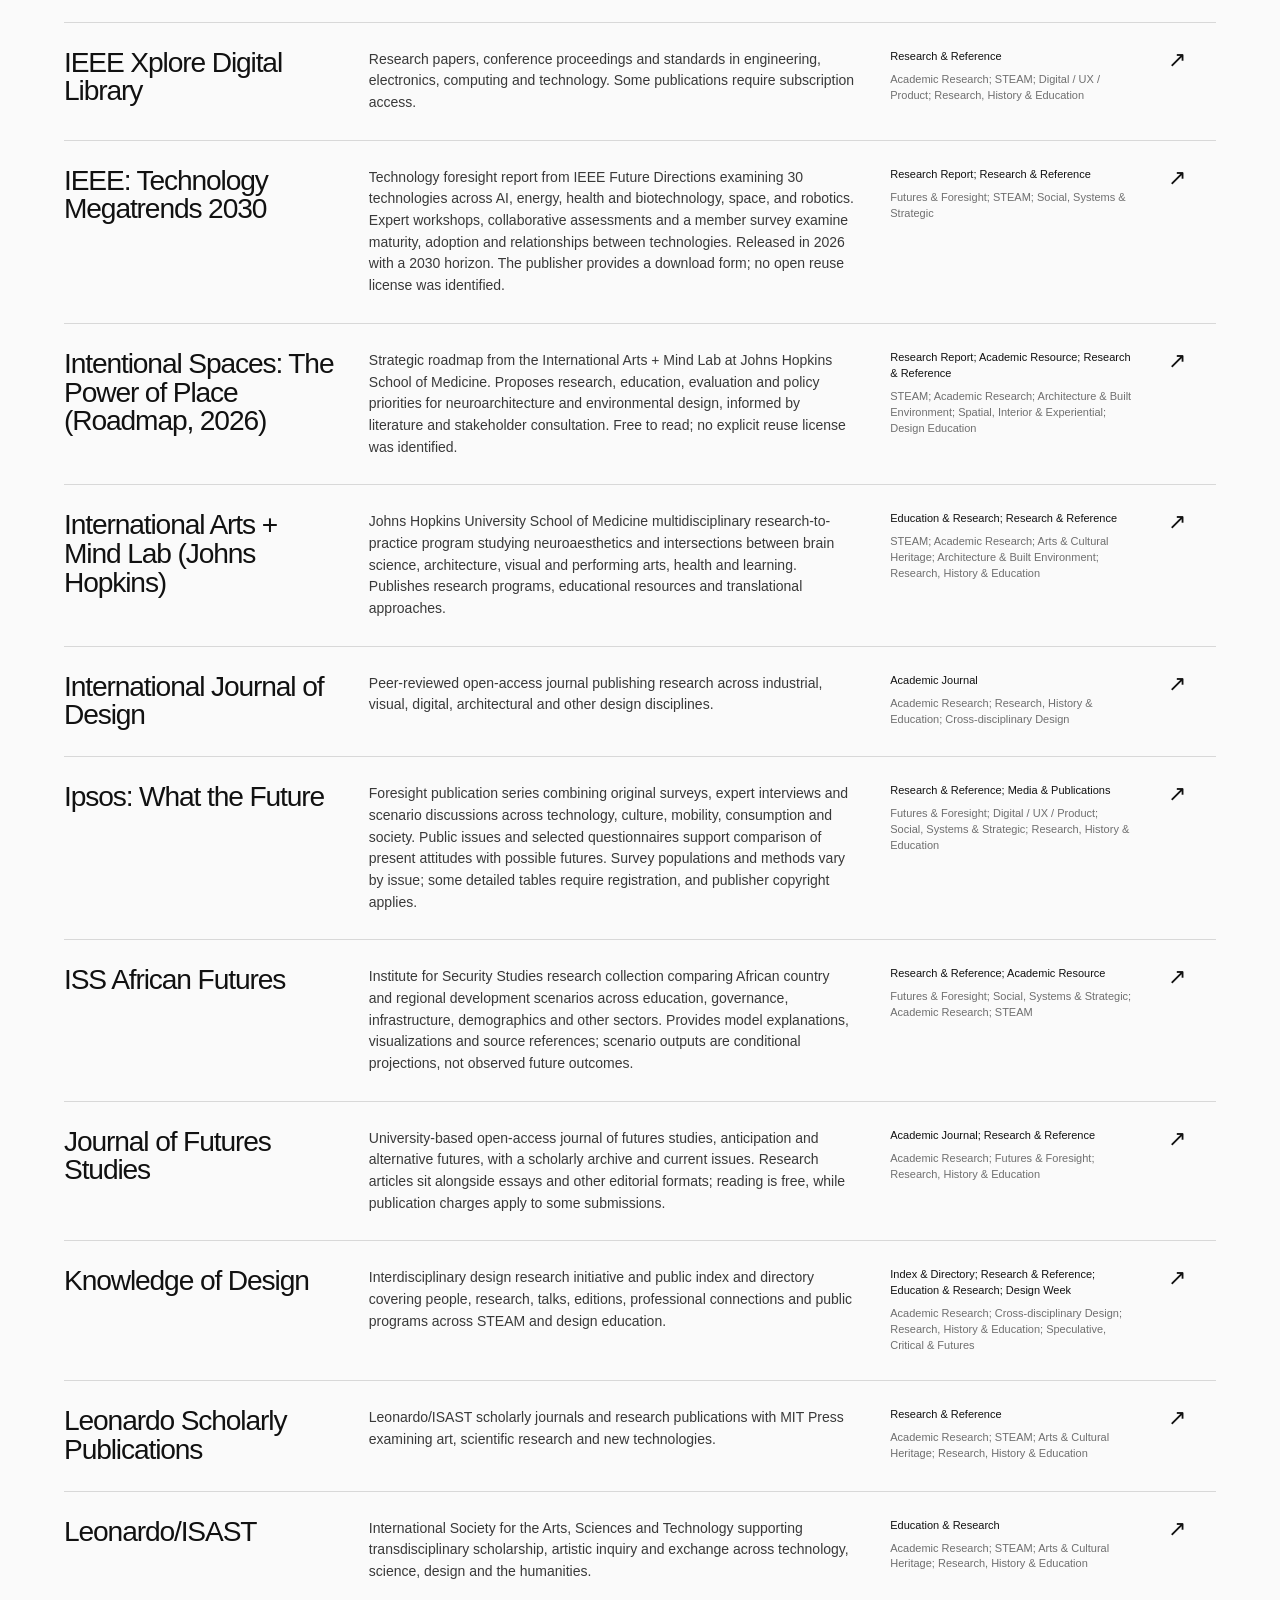
<file: futures/index.html>
<!doctype html>
<html lang="en">
<head>
  <link rel="icon" type="image/png" href="../assets/favicon.png?v=20261018square">
  <meta charset="utf-8">
  <meta name="viewport" content="width=device-width,initial-scale=1">
  <meta name="description" content="Futures + STEAM: interdisciplinary scholarship, strategic foresight methods, science-art research, and learning resources in Design Reservoir.">
  <title>Futures + STEAM | Design Reservoir</title>
  <link rel="stylesheet" href="../styles.css?v=20261018related">
  <link rel="stylesheet" href="./styles.css?v=20261018related">

  <link rel="canonical" href="https://brandiejanow.github.io/design-reservoir/futures/">
  <meta property="og:type" content="website">
  <meta property="og:title" content="Futures + STEAM | Design Reservoir">
  <meta property="og:description" content="Futures + STEAM: interdisciplinary scholarship, strategic foresight methods, science-art research, and learning resources in Design Reservoir.">
  <meta property="og:url" content="https://brandiejanow.github.io/design-reservoir/futures/">
  <meta property="og:site_name" content="Design Reservoir">
  <meta property="og:image" content="https://brandiejanow.github.io/design-reservoir/assets/social-preview.png?v=20261030">
  <meta property="og:image:secure_url" content="https://brandiejanow.github.io/design-reservoir/assets/social-preview.png?v=20261030">
  <meta property="og:image:type" content="image/png">
  <meta property="og:image:width" content="1200">
  <meta property="og:image:height" content="630">
  <meta property="og:image:alt" content="Design Reservoir link preview graphic">
  <meta name="twitter:card" content="summary_large_image">
  <meta name="twitter:title" content="Futures + STEAM | Design Reservoir">
  <meta name="twitter:description" content="Futures + STEAM: interdisciplinary scholarship, strategic foresight methods, science-art research, and learning resources in Design Reservoir.">
  <meta name="twitter:image" content="https://brandiejanow.github.io/design-reservoir/assets/social-preview.png?v=20261030">
</head>
<body>
  <header id="top" class="site-nav">
    <a class="site-home" href="../">Design Reservoir</a>
    <nav class="desktop-nav" aria-label="Sections">

      <a href="../atlas/">Design Atlas</a>
      <a href="../design-weeks/">Design Weeks</a>
      <a href="../events/">Events Calendar</a>
      <a href="../events/archive.html">Event Archive</a>
    </nav>
    <details class="mobile-nav">
      <summary>Explore <span class="menu-symbol" aria-hidden="true">☰</span></summary>
      <nav aria-label="Mobile sections">
        <a href="../">All Resources</a>

        <a href="../atlas/">Design Atlas</a>
        <a href="../design-weeks/">Design Weeks</a>
        <a href="../events/">Events Calendar</a>
        <a href="../events/archive.html">Event Archive</a>
      </nav>
    </details>
    <a class="name" href="https://www.brandiejanow.com/" target="_top" aria-label="Brandie Janow website"><img src="../assets/b-logo.svg" alt=""></a>
  </header>
  <main>
    <section class="hero">
      <h1>Futures +<br>STEAM</h1>
      <p class="intro">An interdisciplinary collection of futures, foresight and STEAM methods within the wider design knowledge index.</p>
    </section>
    <section class="directory futures-directory">
      <div class="toolbar futures-toolbar">
        <label class="search"><span>Search</span><input id="search" type="search" placeholder="Signals, scenarios, making, systems…" autocomplete="off"></label>
      </div>
      <div class="directory-head"><p id="resultCount">Loading…</p><button id="clear" type="button">Clear search</button></div>
      <div id="list" class="resource-list"></div>
      <p id="empty" class="empty" hidden>No methods match that search.</p>
    </section>
    <section class="directory" aria-label="Futures foresight and STEAM research sources">
      <div class="directory-head"><h2>Research sources &amp; institutions</h2><p id="sourceCount">Loading research resources…</p></div>
      <div id="sourceList" class="resource-list"></div>
    </section>
    <section class="note"><p>The methods above draw on KoD research practice. The sources below broaden the reference base to international scholarship, research institutions, foresight evidence, and STEAM learning. Sources are independently attributed to their publishers.</p></section>
  </main>
<footer class="reservoir-footer"><p>Design Reservoir is independently curated by Brandie Janow and built and maintained on GitHub as a versioned public resource.</p><nav aria-label="Footer navigation"><a href="https://github.com/brandiejanow/design-reservoir" target="_blank" rel="noopener">GitHub ↗</a><a href="https://www.brandiejanow.com/" target="_top">BrandieJanow.com ↗</a><a href="#top" class="back-to-top">Back to top ↑</a></nav></footer>
  <script src="./app.js?v=20261017a"></script>
</body>
</html>
</file>
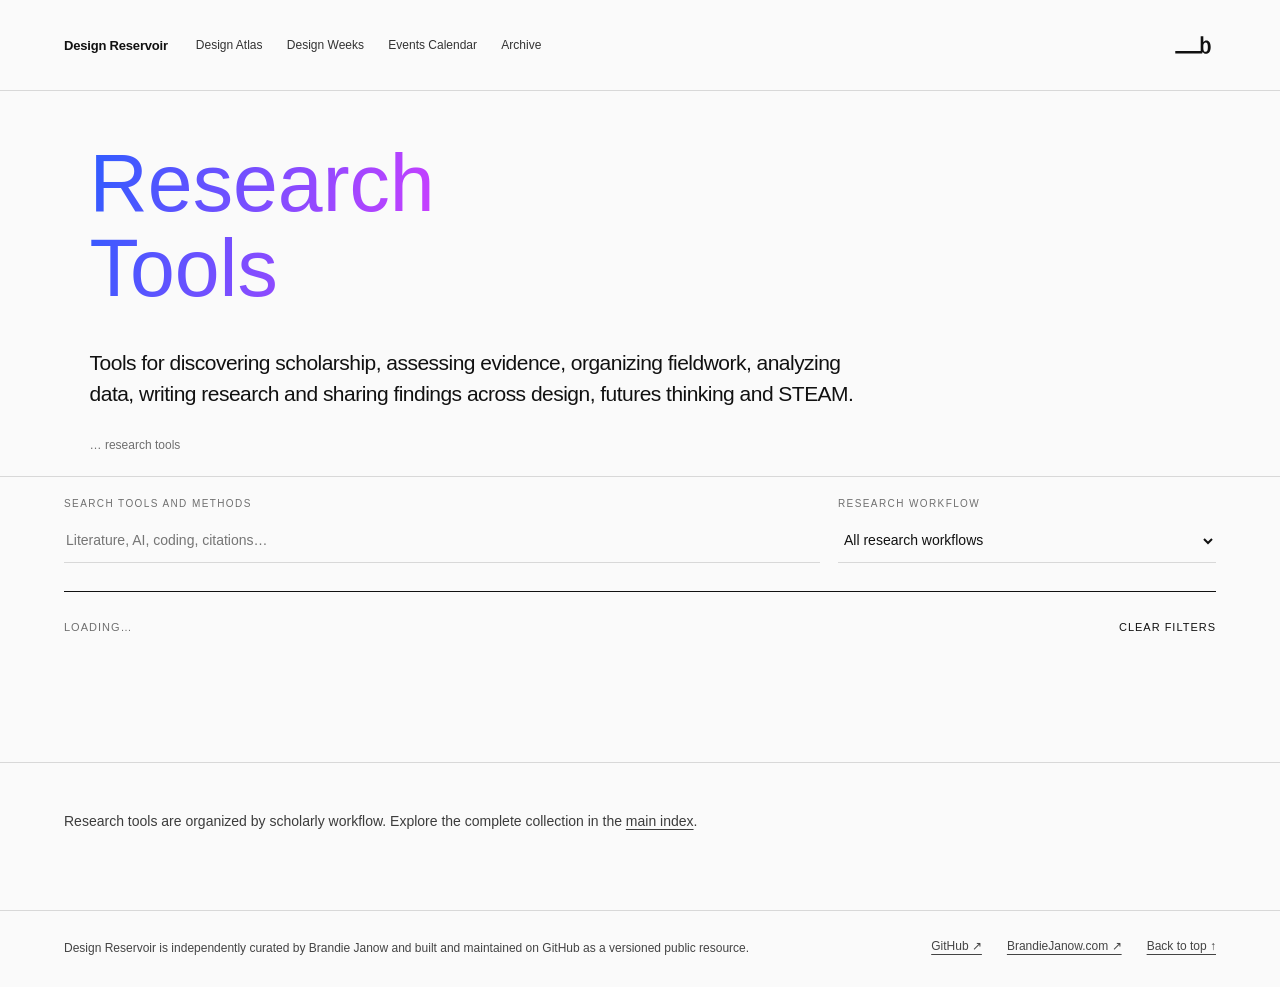
<file: research-tools/index.html>
<!doctype html>
<html lang="en">
<head>
  <link rel="icon" type="image/png" href="../assets/favicon.png?v=20261018square">
  <meta charset="utf-8"><meta name="viewport" content="width=device-width,initial-scale=1">
  <meta name="description" content="Find design research tools, evidence resources, qualitative methods, scholarly discovery and open research resources across design, STEAM, futures and foresight.">
  <title>Design Research Tools & Methods | Design Reservoir</title>
  <link rel="canonical" href="https://brandiejanow.github.io/design-reservoir/research-tools/">
  <link rel="stylesheet" href="../styles.css?v=20261120archivecountryreview2">
  <link rel="stylesheet" href="./styles.css?v=20261120archivecountryreview2">

  <meta property="og:type" content="website">
  <meta property="og:title" content="Research Tools | Design Reservoir">
  <meta property="og:description" content="Research Tools in Design Reservoir: curated tools for scholarly discovery, evidence review, qualitative research, writing, data analysis and open research across design, futures and STEAM.">
  <meta property="og:url" content="https://brandiejanow.github.io/design-reservoir/research-tools/">
  <meta property="og:site_name" content="Design Reservoir">
  <meta property="og:image" content="https://brandiejanow.github.io/design-reservoir/assets/social-preview.png?v=20261030">
  <meta property="og:image:secure_url" content="https://brandiejanow.github.io/design-reservoir/assets/social-preview.png?v=20261030">
  <meta property="og:image:type" content="image/png">
  <meta property="og:image:width" content="1200">
  <meta property="og:image:height" content="630">
  <meta property="og:image:alt" content="Design Reservoir link preview graphic">
  <meta name="twitter:card" content="summary_large_image">
  <meta name="twitter:title" content="Research Tools | Design Reservoir">
  <meta name="twitter:description" content="Research Tools in Design Reservoir: curated tools for scholarly discovery, evidence review, qualitative research, writing, data analysis and open research across design, futures and STEAM.">
  <meta name="twitter:image" content="https://brandiejanow.github.io/design-reservoir/assets/social-preview.png?v=20261030">
  <script type="application/ld+json">{"@context":"https://schema.org","@type":"CollectionPage","name":"Design Research Tools & Methods","url":"https://brandiejanow.github.io/design-reservoir/research-tools/","description":"Find design research tools, evidence resources, qualitative methods, scholarly discovery and open research resources across design, STEAM, futures and foresight.","isPartOf":{"@type":"WebSite","name":"Design Reservoir","url":"https://brandiejanow.github.io/design-reservoir/"},"inLanguage":"en"}</script>
</head>
<body>
  <header id="top" class="site-nav">
    <a class="site-home" href="../">Design Reservoir</a>
    <nav class="desktop-nav" aria-label="Sections">

      <a href="../atlas/">Design Atlas</a>
      <a href="../design-weeks/">Design Weeks</a>
      <a href="../events/">Events Calendar</a>
      <a href="../events/archive.html">Archive</a>
    </nav>
    <details class="mobile-nav">
      <summary>Explore <span class="menu-symbol" aria-hidden="true">☰</span></summary>
      <nav aria-label="Mobile sections">
        <a href="../">All Resources</a>

        <a href="../atlas/">Design Atlas</a>
        <a href="../design-weeks/">Design Weeks</a>
        <a href="../events/">Events Calendar</a>
        <a href="../events/archive.html">Archive</a>
      </nav>
    </details>
    <span class="name" aria-label="Brandie Janow logo"><img src="../assets/b-logo.svg" alt=""></span>
  </header>
  <main>
    <section class="hero">
      <h1>Research<br>Tools</h1>
      <p class="intro">Tools for discovering scholarship, assessing evidence, organizing fieldwork, analyzing data, writing research and sharing findings across design, futures thinking and STEAM.</p>
      <p class="meta"><span id="total">…</span> research tools</p>
    </section>
    <section class="directory">
      <div class="toolbar research-toolbar">
        <label class="search"><span>Search tools and methods</span><input id="search" type="search" placeholder="Literature, AI, coding, citations…" autocomplete="off"></label>
        <label><span>Research workflow</span><select id="workflow"><option value="">All research workflows</option></select></label>
      </div>
      <div class="directory-head"><p id="resultCount">Loading…</p><button id="clear" type="button">Clear filters</button></div>
      <div id="groups" aria-live="polite"></div>
      <p id="empty" class="empty" hidden>No research tools match these filters.</p>
    </section>
    <section class="note"><p>Research tools are organized by scholarly workflow. Explore the complete collection in the <a href="../?type=Research%20Tool">main index</a>.</p></section>
  </main>
<footer class="reservoir-footer"><p>Design Reservoir is independently curated by Brandie Janow and built and maintained on GitHub as a versioned public resource.</p><nav aria-label="Footer navigation"><a href="https://github.com/brandiejanow/design-reservoir" target="_blank" rel="noopener">GitHub ↗</a><a href="https://www.brandiejanow.com/" target="_top">BrandieJanow.com ↗</a><a href="#top" class="back-to-top">Back to top ↑</a></nav></footer>
  <script src="./app.js"></script>
</body>
</html>
</file>
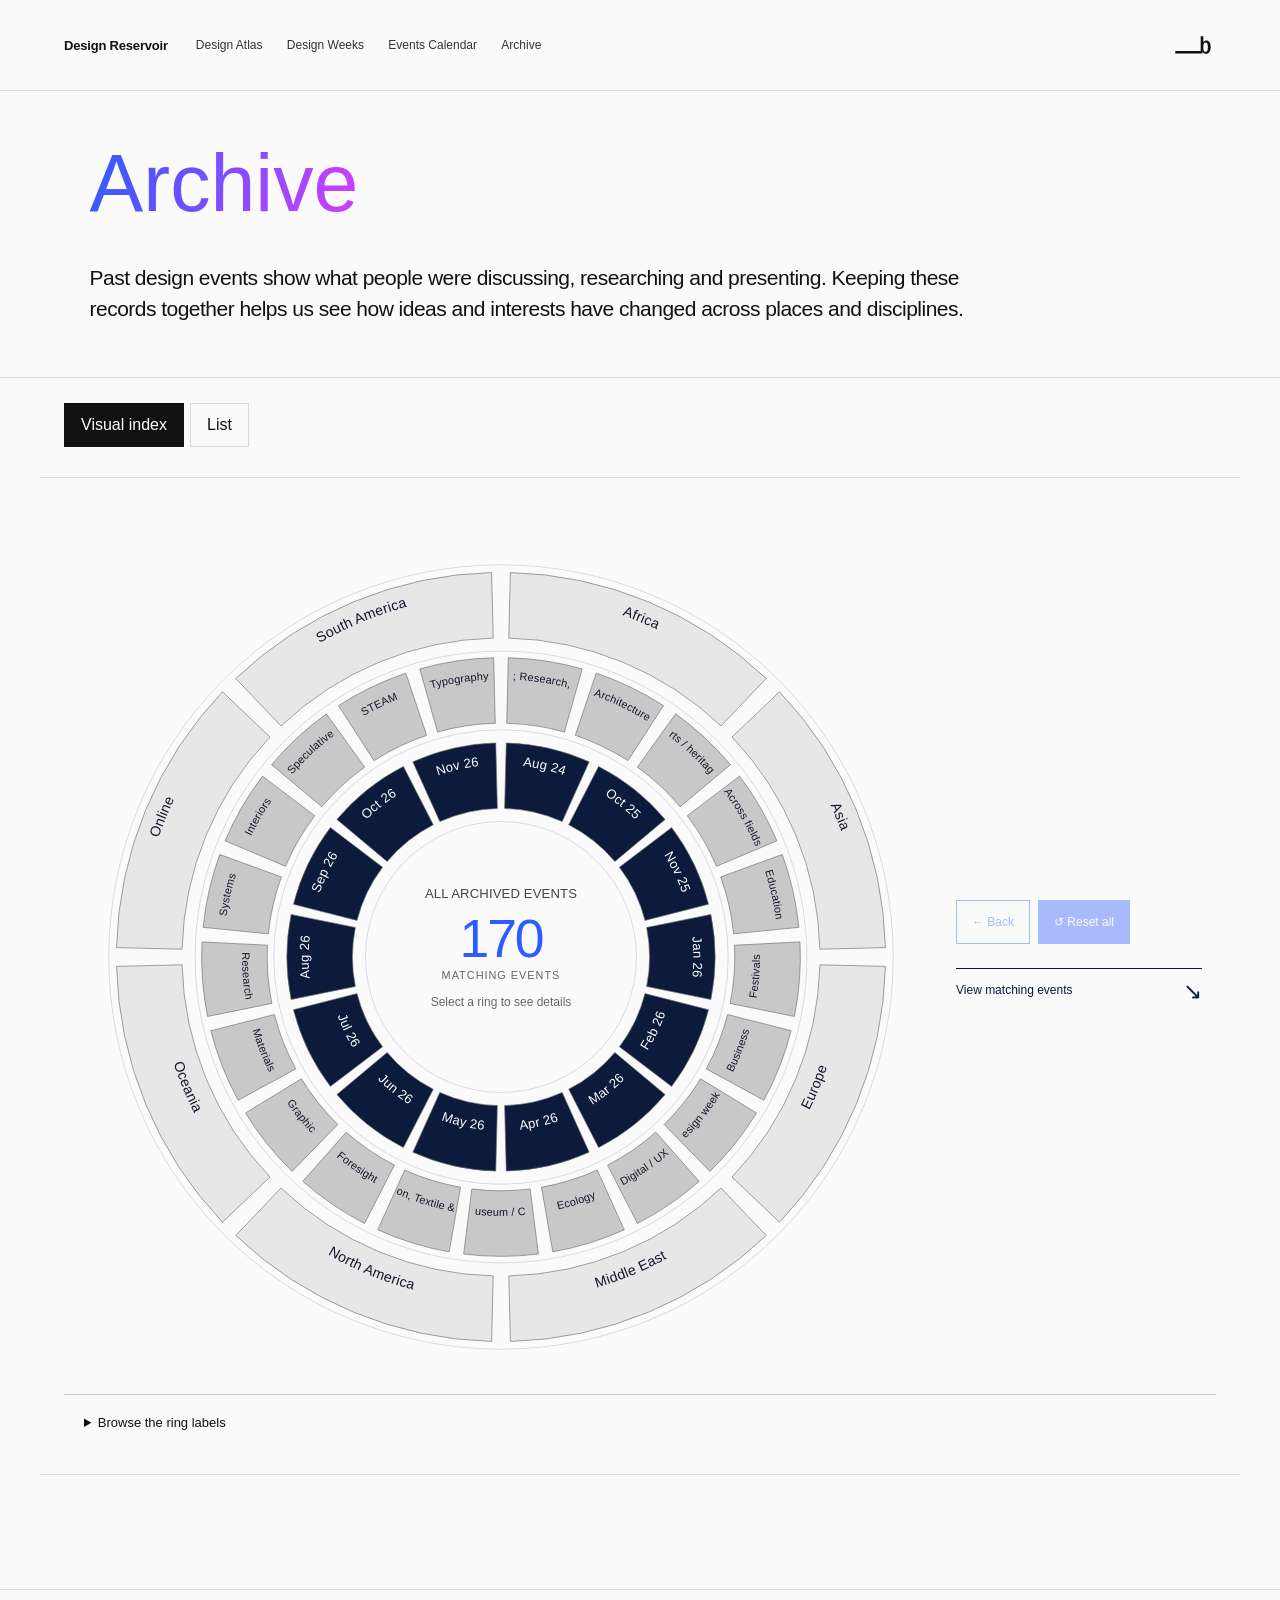
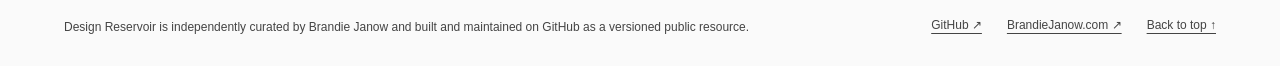
<file: events/archive.html>
<!doctype html>
<html lang="en"><head><meta charset="utf-8"><meta name="viewport" content="width=device-width,initial-scale=1">
<title>Design Events Archive | Global Records | Design Reservoir</title><meta name="description" content="Research past design events by region, subject and date. The Design Reservoir archive preserves historical listings and reveals patterns within the collected event records.">
<link rel="canonical" href="https://brandiejanow.github.io/design-reservoir/events/archive.html"><link rel="icon" href="../assets/favicon.png"><link rel="stylesheet" href="../styles.css?v=20261120archivecountryreview2"><link rel="stylesheet" href="./archive.css?v=20261122pagination">  <script type="application/ld+json">{"@context":"https://schema.org","@type":"CollectionPage","name":"Design Events Archive","url":"https://brandiejanow.github.io/design-reservoir/events/archive.html","description":"Research past design events by region, subject and date. The Design Reservoir archive preserves historical listings and reveals patterns within the collected event records.","isPartOf":{"@type":"WebSite","name":"Design Reservoir","url":"https://brandiejanow.github.io/design-reservoir/"},"inLanguage":"en"}</script>
</head><body class="page-archive">  <header id="top" class="site-nav">
    <a class="site-home" href="../">Design Reservoir</a>
    <nav class="desktop-nav" aria-label="Sections">

      <a href="../atlas/">Design Atlas</a>
      <a href="../design-weeks/">Design Weeks</a>
      <a href="../events/">Events Calendar</a>
      <a href="../events/archive.html" class="active" aria-current="page">Archive</a>
    </nav>
    <details class="mobile-nav">
      <summary>Explore <span class="menu-symbol" aria-hidden="true">☰</span></summary>
      <nav aria-label="Mobile sections">
        <a href="../">All Resources</a>

        <a href="../atlas/">Design Atlas</a>
        <a href="../design-weeks/">Design Weeks</a>
        <a href="../events/">Events Calendar</a>
        <a href="../events/archive.html" class="active" aria-current="page">Archive</a>
      </nav>
    </details>
    <span class="name" aria-label="Brandie Janow logo"><img src="../assets/b-logo.svg" alt=""></span>
  </header>

<main><section class="hero archive-hero"><h1>Archive</h1><p class="intro">Past design events show what people were discussing, researching and presenting. Keeping these records together helps us see how ideas and interests have changed across places and disciplines.</p></section>
<section class="archive-explorer" aria-label="Explore archived events">
<div class="toolbar archive-toolbar" hidden aria-hidden="true"><label class="search"><span>Search</span><input id="search" type="search" placeholder="Event, city, topic…"></label><label><span>Place</span><select id="place"><option value="">All countries</option></select></label><label><span>Discipline</span><select id="discipline"><option value="">All disciplines</option></select></label><label><span>Year</span><select id="year"><option value="">All years</option></select></label></div>
<div class="archive-controls" hidden aria-hidden="true"><p id="count" role="status">Loading the archive…</p><button id="clear" type="button">Clear filters</button></div>
<div id="notice" class="archive-notice" hidden></div>
<div class="view-switch" role="group" aria-label="Archive view"><button id="atlasView" type="button" aria-pressed="true">Visual index</button><button id="listView" type="button" aria-pressed="false">List</button></div>
<div id="visual" class="radial-experience">
<div class="wheel-layout"><div class="wheel-stage"><svg id="archiveWheel" viewBox="0 0 800 800" role="group" aria-label="Circular archive filters: outer ring places, middle ring disciplines, inner ring months"></svg></div>
<aside class="wheel-guide"><div id="selectionSummary" class="selection-summary" aria-live="polite" hidden></div>
<div class="ring-actions" role="group" aria-label="Ring navigation">
  <button id="ringBack" type="button" disabled aria-label="Go back one ring selection">← Back</button>
  <button id="ringReset" type="button" disabled aria-label="Reset the archive filters and ring selections">↺ Reset all</button>
</div><a class="records-jump" href="#archiveList">View matching events <span aria-hidden="true">↘</span></a></aside></div>
<div class="wheel-access"><details><summary>Browse the ring labels</summary><h3>01 / Place</h3><div id="regions" class="region-buttons" aria-label="Filter by region"></div><h3>02 / Discipline</h3><div id="subjects" class="subject-buttons"></div><h3>03 / Time</h3><div id="months" class="subject-buttons"></div></details></div></div>
<section id="archiveList" class="records-section" aria-label="Archived event list" hidden><div id="results"></div><nav id="archivePager" class="pagination" aria-label="Archive pages" hidden><button id="archivePrev" type="button">← Previous page</button><span id="archivePageInfo" aria-live="polite"></span><button id="archiveNext" type="button">Next page →</button></nav></section>
</section></main><footer class="reservoir-footer"><p>Design Reservoir is independently curated by Brandie Janow and built and maintained on GitHub as a versioned public resource.</p><nav aria-label="Footer navigation"><a href="https://github.com/brandiejanow/design-reservoir" target="_blank" rel="noopener">GitHub ↗</a><a href="https://www.brandiejanow.com/" target="_top">BrandieJanow.com ↗</a><a href="#top" class="back-to-top">Back to top ↑</a></nav></footer>
<script src="./archive.js?v=20261122pagination"></script></body></html>
</file>
<file: styles.css>
:root{--ink:#111;--muted:#6f6f6f;--line:#d8d8d8;--paper:#fafafa;--soft:#f6f6f4}
*{box-sizing:border-box}html{scroll-behavior:smooth}body{margin:0;background:var(--paper);color:var(--ink);font-family:"Helvetica Neue",Helvetica,Arial,sans-serif;-webkit-font-smoothing:antialiased}
a{color:inherit}.site-nav{min-height:82px;display:flex;align-items:center;justify-content:space-between;gap:28px;padding:22px clamp(22px,5vw,74px);border-bottom:1px solid var(--line)}
.name{text-decoration:none;display:inline-flex;align-items:center;margin-left:auto;flex:0 0 auto}.name img{width:46px;height:46px;display:block;object-fit:contain}.site-nav nav{display:flex;gap:28px;flex-wrap:wrap;justify-content:flex-end}.site-nav nav a{text-decoration:none;font-size:12px;color:#333}.site-nav nav a:hover{text-decoration:underline;text-underline-offset:4px}
main{max-width:1600px;margin:0 auto}.hero{padding:clamp(66px,9vw,142px) clamp(22px,7vw,108px) clamp(60px,8vw,112px);border-bottom:1px solid var(--line)}
.eyebrow{margin:0 0 28px;font-size:11px;text-transform:uppercase;letter-spacing:.18em}.hero h1{margin:0;max-width:1100px;font-weight:400;font-size:clamp(58px,9vw,138px);line-height:1.02;letter-spacing:0}
.reservoir-word{letter-spacing:.025em;font-kerning:none}.intro{max-width:780px;margin:44px 0 28px;font-size:clamp(20px,2.2vw,30px);line-height:1.28;letter-spacing:-.025em}.meta{margin:0;color:var(--muted);font-size:12px}
.directory{padding:34px clamp(22px,5vw,74px) 100px}.toolbar{display:grid;grid-template-columns:1.7fr repeat(3,1fr);gap:18px;padding:8px 0 28px;border-bottom:1px solid var(--ink)}
.toolbar label{display:flex;flex-direction:column;gap:10px}.toolbar label>span{font-size:10px;text-transform:uppercase;letter-spacing:.14em;color:var(--muted)}
input,select{width:100%;min-height:44px;border:0;border-bottom:1px solid var(--line);border-radius:0;background:transparent;padding:0 2px;font:inherit;font-size:14px;color:var(--ink);outline:none}
input:focus,select:focus{border-bottom-color:var(--ink)}.directory-head{display:flex;justify-content:space-between;align-items:center;padding:18px 0;color:var(--muted);font-size:11px;text-transform:uppercase;letter-spacing:.09em}
#clear{border:0;background:none;padding:0;font:inherit;font-size:11px;text-transform:uppercase;letter-spacing:.09em;color:var(--ink);cursor:pointer}
.resource-list{border-top:1px solid var(--line)}.resource{display:grid;grid-template-columns:minmax(190px,1fr) minmax(300px,1.8fr) minmax(180px,.9fr) 48px;gap:34px;align-items:start;padding:26px 0;border-bottom:1px solid var(--line)}
.resource h2{margin:0;font-weight:400;font-size:clamp(23px,2.2vw,34px);line-height:1.02;letter-spacing:-.04em}.description{margin:0;color:#393939;font-size:14px;line-height:1.55;max-width:720px}
.taxonomy{display:flex;flex-direction:column;gap:7px;font-size:11px;line-height:1.45;color:var(--muted)}.taxonomy strong{font-weight:400;color:var(--ink)}.visit{text-decoration:none;font-size:22px;line-height:1}.visit:hover{opacity:.45}
.empty{padding:70px 0;color:var(--muted)}.note{padding:48px clamp(22px,5vw,74px) 78px;border-top:1px solid var(--line)}.note p{max-width:820px;margin:0;font-size:14px;line-height:1.55;color:#3c3c3c}.note a{text-underline-offset:3px}
footer{display:flex;justify-content:space-between;gap:20px;padding:28px clamp(22px,5vw,74px);border-top:1px solid var(--line);font-size:11px;color:var(--muted)}footer a{text-underline-offset:3px}
body.embed .site-nav,body.embed footer{display:none}body.embed .hero{padding-top:42px}
@media(max-width:1050px){.toolbar{grid-template-columns:1fr 1fr}.resource{grid-template-columns:1fr 1.8fr 42px}.taxonomy{grid-column:1/3;flex-direction:row;flex-wrap:wrap;gap:6px 18px}.visit{grid-column:3;grid-row:1}}
@media(max-width:700px){.site-nav{align-items:center}.site-nav .desktop-nav{display:none}.hero h1{font-size:clamp(54px,18vw,84px);line-height:1.02}.toolbar{grid-template-columns:1fr}.resource{grid-template-columns:1fr 40px;gap:16px 18px}.resource h2{grid-column:1}.description{grid-column:1/3}.taxonomy{grid-column:1/3}.visit{grid-column:2;grid-row:1}.note{padding-bottom:56px}footer{flex-direction:column}}

.quick-links{display:flex;flex-wrap:wrap;gap:12px 28px;margin:25px 0 0;font-size:13px}.quick-links a{text-underline-offset:4px}


/* Consistent, accessible way back to the main index on every device. */
.site-home{font-size:13px;letter-spacing:-.015em;font-weight:600;text-decoration:none;white-space:nowrap;flex:0 0 auto}
.site-home:hover{text-decoration:underline;text-underline-offset:5px}
.desktop-nav{justify-content:center!important;gap:clamp(12px,1.9vw,28px)!important}
.mobile-nav{display:none;position:relative}
.mobile-nav summary{list-style:none;cursor:pointer;display:flex;align-items:center;justify-content:center;gap:9px;min-height:44px;min-width:100px;padding:0 10px;border:1px solid var(--line);font-size:12px}
.mobile-nav summary::-webkit-details-marker{display:none}
.mobile-nav summary:focus-visible,.site-home:focus-visible,.mobile-nav nav a:focus-visible{outline:2px solid var(--ink);outline-offset:3px}
.mobile-nav .menu-symbol{font-size:17px;font-weight:400;line-height:1}
.mobile-nav nav{position:absolute;right:0;top:calc(100% + 8px);z-index:30;width:min(280px,calc(100vw - 32px));display:flex!important;flex-direction:column;gap:0!important;flex-wrap:nowrap;align-items:stretch;justify-content:flex-start;background:var(--paper);border:1px solid var(--line);box-shadow:0 10px 20px rgba(0,0,0,.08)}
.mobile-nav nav a{padding:15px 19px;font-size:14px!important;min-height:48px;border-bottom:1px solid var(--line);text-decoration:none}
.mobile-nav nav a:last-child{border-bottom:0}
.mobile-nav nav a:hover,.mobile-nav nav a.active{background:var(--soft)}
@media(max-width:950px){
 .site-nav{padding:13px clamp(15px,4vw,30px);min-height:66px;gap:13px}
 .site-nav .desktop-nav{display:none}
 .mobile-nav{display:block;margin-left:auto}
 .name{margin-left:0}
 .name img{width:29px;height:29px}
}
@media(max-width:700px){
 .site-nav{align-items:center;flex-wrap:nowrap}
 .site-home{font-size:13px}
 .mobile-nav summary{min-width:89px}
 .hero{padding-top:clamp(43px,8vw,60px);padding-bottom:clamp(46px,8vw,75px)}
 body.embed .site-nav{display:flex}
 body.embed .hero{padding-top:46px}
}

/* Short directory pages keep the main index easy to browse. */
.pagination{display:flex;justify-content:space-between;align-items:center;gap:24px;padding:26px 0 0;font-size:13px}
.pagination[hidden]{display:none}
.pagination button{border:1px solid var(--ink);background:transparent;color:var(--ink);padding:11px 19px;cursor:pointer;font:inherit}
.pagination button:hover:not(:disabled){background:var(--ink);color:var(--paper)}
.pagination button:disabled{opacity:.26;cursor:default}
.pagination span{color:var(--muted)}
@media(max-width:700px){.pagination{gap:10px}.pagination button{padding:10px 13px}}

/* Consistent institutional footer across the Reservoir collections. */
.reservoir-footer{display:flex;justify-content:space-between;align-items:flex-start;flex-wrap:wrap;gap:20px 40px;padding:28px clamp(22px,5vw,74px);border-top:1px solid var(--line);font-size:12px;color:#444}
.reservoir-footer p{max-width:850px;margin:0;line-height:1.65}
.reservoir-footer nav{display:flex;align-items:center;flex-wrap:wrap;gap:14px 25px;margin-left:auto}
.reservoir-footer a{text-underline-offset:4px}
.reservoir-footer .back-to-top{font-weight:500;white-space:nowrap}
@media(max-width:700px){.reservoir-footer nav{margin-left:0}}

/* Compact discovery entrance and directory search. */
.compact-hero{padding-top:clamp(29px,3.9vw,59px);padding-bottom:24px}
.compact-hero .eyebrow{margin-bottom:16px}
.compact-hero h1{font-size:clamp(49px,6.3vw,98px);line-height:1.05}
.compact-hero .intro{max-width:920px;margin:17px 0 13px;font-size:clamp(17px,1.85vw,24px);line-height:1.42}
.index-counts{font-size:12px;color:#4b4b4b;line-height:1.65}
.index-counts>span[aria-hidden]{padding:0 6px}
.collection-origin{margin:6px 0 0;font-size:11px;letter-spacing:.015em;color:#666}
.collection-origin>span{padding:0 6px}
.search-section{padding:27px clamp(22px,5vw,74px) 25px;border-bottom:1px solid var(--line);max-width:1600px;margin:0 auto}
.search-intro{display:flex;align-items:baseline;justify-content:space-between;gap:10px 20px;margin-bottom:14px}
.search-intro h2{font-size:clamp(20px,2.1vw,29px);letter-spacing:-.025em;font-weight:400;margin:0}
.search-intro p{margin:0;color:#595959;font-size:12px;line-height:1.5}
.search-section .toolbar{padding:0}
.directory{padding-top:13px}
@media(max-width:820px){.search-intro{display:block}.search-intro p{margin-top:7px}.search-section .toolbar{grid-template-columns:repeat(2,minmax(0,1fr))}}
@media(max-width:600px){.compact-hero{padding:24px 22px 21px}.compact-hero h1{font-size:clamp(46px,10vw,73px)}.compact-hero .intro{font-size:17px}.search-section{padding:25px 22px}.search-section .toolbar{grid-template-columns:1fr}}

/* KoD keeps the same directory row styling; only its title color differs. */
.resource h2.kod-title{color:#0C1A3B}

/* Clear primary navigation through paginated directory results. */
.pagination #nextPage{background:#2F5CFF;color:#fff;border-color:#2F5CFF;font-weight:600;min-width:138px;box-shadow:0 2px 6px rgba(0,0,0,.12)}
.pagination #nextPage:hover:not(:disabled){background:#0C1A3B;border-color:#0C1A3B;color:#fff}
.pagination #nextPage:focus-visible{outline:3px solid #2F5CFF;outline-offset:3px}
.pagination #nextPage:disabled{background:#e7e7e7;border-color:#d0d0d0;color:#6f6f6f;box-shadow:none;opacity:1}

/* Shared title scale and Knowledge of Design accent palette. */
:root{--kod-yellow:#FFF500;--kod-red:#FF1A1A;--kod-blue:#2F5CFF;--kod-orange:#FF4B00;--kod-pink:#FF2D95;--kod-acid:#9FFF00;--kod-purple:#D43DFF;--kod-aqua:#00F5D4;--kod-gold:#FFC700;--kod-beige:#F5EADA;--kod-purple-text:#2B0A3D;--kod-aqua-text:#0C1A3B}
.hero:not(.compact-hero){padding-top:clamp(29px,3.9vw,59px);padding-bottom:24px}
.hero:not(.compact-hero) h1{font-size:clamp(49px,6.3vw,98px);line-height:1.05}
.hero:not(.compact-hero) .intro{margin-top:17px;font-size:clamp(17px,1.85vw,24px);line-height:1.42}
.compact-hero h1{color:var(--ink)}
.page-atlas .hero h1{color:var(--ink)}
.page-weeks .hero h1{color:var(--ink)}
.page-calendar .hero h1{color:var(--ink)}
.page-archive .hero h1{color:var(--ink)}
.pagination #nextPage{background:#0C1A3B;border-color:#0C1A3B}
.pagination #nextPage:hover:not(:disabled){background:#0C1A3B;border-color:#0C1A3B}
.pagination #nextPage:focus-visible{outline-color:#0C1A3B}
@media(max-width:600px){.hero:not(.compact-hero){padding:24px 22px 21px}.hero:not(.compact-hero) h1{font-size:clamp(46px,10vw,73px)}.hero:not(.compact-hero) .intro{font-size:17px}}


/* Heading gradients use only official Knowledge of Design colors. */
.hero h1{color:#111111;background:linear-gradient(105deg,#2F5CFF 0%,#D43DFF 100%);-webkit-background-clip:text;background-clip:text;-webkit-text-fill-color:transparent;width:fit-content;max-width:100%;}
.hero h1::after{content:none!important;display:none!important;}
@media(forced-colors:active){.hero h1{background:none;-webkit-text-fill-color:currentColor;color:CanvasText;}}

/* Official KoD Electric Blue for pagination. */
.pagination #nextPage{background:#2F5CFF;border-color:#2F5CFF;color:#FFFFFF}
.pagination #nextPage:hover:not(:disabled){background:#0C1A3B;border-color:#0C1A3B;color:#FFFFFF}
.pagination #nextPage:focus-visible{outline-color:#2F5CFF}

/* Prevent clipped descenders on gradient headings and separate the introduction. */
.hero h1{
  line-height:1.17;
  padding-bottom:.14em;
  overflow:visible;
}
.compact-hero .intro,.hero:not(.compact-hero) .intro{
  margin-top:25px;
  font-size:clamp(16px,1.65vw,21px);
  line-height:1.5;
}
@media(max-width:600px){
  .compact-hero .intro,.hero:not(.compact-hero) .intro{
    margin-top:20px;
    font-size:16px;
    line-height:1.5;
  }
}
</file>
<file: atlas/styles.css>
.index-nav .active{text-decoration:underline;text-underline-offset:4px}.atlas-toolbar{grid-template-columns:2fr 1fr}.atlas-family{display:grid;grid-template-columns:minmax(240px,.8fr) minmax(0,2.2fr);gap:48px;padding:36px 0;border-top:1px solid var(--line)}.atlas-family h2{margin:0;font-size:clamp(24px,2.5vw,38px);font-weight:400;letter-spacing:-.04em;line-height:1.05}.discipline-grid{display:flex;flex-wrap:wrap;gap:8px}.discipline{border:1px solid var(--line);padding:8px 11px;font-size:12px;line-height:1.15;background:#fff}.discipline:hover{border-color:var(--ink)}body.embed .index-nav{display:none}@media(max-width:800px){.atlas-toolbar{grid-template-columns:1fr}.atlas-family{grid-template-columns:1fr;gap:20px;padding:28px 0}.discipline{font-size:11px}}
.atlas-family-heading{display:flex;flex-direction:column;align-items:flex-start;gap:18px}.atlas-family-links{display:flex;flex-wrap:wrap;gap:8px 18px;font-size:12px}.atlas-family-links a{color:var(--muted);text-decoration:underline;text-underline-offset:3px}.atlas-family-links a:hover{color:var(--ink)}.discipline{display:inline-flex;align-items:center;gap:10px;flex-wrap:wrap;max-width:100%}.discipline-links{display:inline-flex;gap:9px;align-items:center;font-size:11px}.discipline-links a{color:var(--muted);text-decoration:underline;text-underline-offset:2px}.discipline-links a:hover{color:var(--ink)}
</file>
<file: design-weeks/styles.css>
.hero h1{line-height:1.02}.week-place{margin:0;color:#393939;font-size:14px;line-height:1.5}.week-edition{font-size:11px;color:var(--muted);margin-top:8px}.week-description{margin:0;color:#393939;font-size:14px;line-height:1.55}.week-meta{display:flex;flex-direction:column;gap:7px;font-size:11px;color:var(--muted)}.week-row{grid-template-columns:minmax(200px,1.05fr) minmax(320px,1.8fr) minmax(180px,.8fr) 48px}@media(max-width:1050px){.week-row{grid-template-columns:1fr 1.7fr 42px}.week-meta{grid-column:1/3;flex-direction:row;flex-wrap:wrap;gap:6px 18px}}@media(max-width:700px){.week-row{grid-template-columns:1fr 40px}.week-description{grid-column:1/3}.week-meta{grid-column:1/3}}
/* The Knowledge of Design title uses a different text color, with identical row layout. */
.week-row.kod-row h2{color:#2F5CFF}

/* Filter all design-week records by their verified disciplinary coverage. */
.weeks-toolbar{grid-template-columns:minmax(200px,1.6fr) repeat(4,minmax(125px,1fr))}
@media(max-width:1050px){.weeks-toolbar{grid-template-columns:repeat(2,minmax(0,1fr))}}
@media(max-width:700px){.weeks-toolbar{grid-template-columns:1fr}}

/* Individual program descriptions and pagination. */
.week-about{min-width:0}
.week-focus{margin-top:14px;padding-top:11px;border-top:1px solid var(--line)}
.week-focus .focus-label{display:block;color:#6f6f6f;font-size:10px;letter-spacing:.1em;text-transform:uppercase;margin-bottom:6px}
.week-focus p{margin:0;color:#111;font-size:13px;line-height:1.5}
#weekPager{padding-top:24px}
#weekPager #weekNext{background:#2F5CFF;border-color:#2F5CFF;color:#fff}
#weekPager #weekNext:hover:not(:disabled){background:#0C1A3B;border-color:#0C1A3B}
#weekPager #weekNext:disabled{background:#e7e7e7;border-color:#d8d8d8;color:#6f6f6f}
@media(max-width:700px){.week-about{grid-column:1/3}.week-focus{margin-top:12px}}
</file>
<file: events/styles.css>
.event-toolbar{grid-template-columns:minmax(200px,2fr) repeat(3,minmax(125px,1fr))}
.event-months{margin-top:36px}.month-group{padding-top:20px;margin-bottom:52px;border-top:1px solid var(--line)}
.month-title{margin:0 0 18px;font-size:clamp(25px,3vw,38px);font-weight:400;letter-spacing:-.035em}
.event-entry{display:grid;grid-template-columns:78px minmax(230px,1.3fr) minmax(230px,1.5fr) 44px;align-items:start;gap:20px;padding:22px 0;border-top:1px solid var(--line)}
.event-day{display:flex;flex-direction:column;align-items:flex-start;font-variant-numeric:tabular-nums}
.event-day strong{font-size:30px;line-height:1;font-weight:400;letter-spacing:-.06em}.event-day span{font-size:12px;color:var(--muted);margin-top:8px}
.event-name{font-size:19px;font-weight:400;margin:0 0 8px;line-height:1.24}.event-place{margin:0;font-size:13px;color:#555}
.event-desc{font-size:14px;margin:0 0 10px;line-height:1.55;color:#333}.event-type{font-size:11px;color:var(--muted);margin:0 0 7px}.event-source{font-size:11px;color:var(--muted);margin:0}
.event-link{justify-self:end;font-size:19px;text-decoration:none;line-height:1.1;padding:6px}.event-link:hover{text-decoration:underline}
@media(max-width:1050px){.event-entry{grid-template-columns:65px minmax(170px,1fr) minmax(190px,1fr) 35px;gap:14px}}
@media(max-width:720px){.event-toolbar{grid-template-columns:1fr 1fr}.event-toolbar .search{grid-column:1/3}.event-entry{grid-template-columns:48px minmax(0,1fr) 28px;gap:12px}.event-detail{grid-column:2/3}.event-link{grid-column:3;grid-row:1}.event-day strong{font-size:24px}.event-name{font-size:17px}}
.week-section{padding-top:34px;border-top:1px solid var(--line);margin-top:50px}.week-intro{font-size:14px;line-height:1.6;color:#444;max-width:750px}.week-total{font-size:12px;color:var(--muted);margin:18px 0 28px}.week-cards{display:grid;grid-template-columns:repeat(2,minmax(0,1fr));gap:0 36px}.week-card{padding:20px 0 24px;border-top:1px solid var(--line);display:grid;grid-template-columns:minmax(0,1fr) 32px;column-gap:12px}.week-card h3{font-size:18px;font-weight:400;margin:0 0 7px;line-height:1.35}.week-card p{margin:0 0 8px;line-height:1.5;font-size:13px;color:#444}.week-card .week-edition{color:var(--muted);font-size:12px}.week-card a{font-size:20px;line-height:1;text-decoration:none;padding:5px}.week-card a:hover{text-decoration:underline}@media(max-width:700px){.week-cards{grid-template-columns:1fr}}
</file>
<file: futures/styles.css>
.index-nav .active{text-decoration:underline;text-underline-offset:4px}.futures-toolbar{grid-template-columns:1fr}.method-row{grid-template-columns:190px minmax(0,1.4fr) minmax(0,1fr)}.method-id{font-size:11px;color:var(--muted);letter-spacing:.08em}.method-row h2{margin:6px 0 0;font-size:clamp(24px,2.2vw,34px);font-weight:400;letter-spacing:-.035em}.method-row p{margin:0;font-size:14px;line-height:1.55;color:#393939}.method-meta{display:flex;flex-direction:column;gap:10px;font-size:11px;line-height:1.45;color:var(--muted)}.method-meta strong{font-weight:400;color:var(--ink)}@media(max-width:900px){.method-row{grid-template-columns:1fr}.method-meta{margin-top:8px}}
</file>
<file: research-tools/styles.css>
.research-toolbar{grid-template-columns:minmax(220px,2fr) minmax(220px,1fr)}.workflow-group{padding:14px 0 35px}.workflow-heading{margin:18px 0 22px;font-size:clamp(21px,2.5vw,33px);font-weight:400;letter-spacing:-.025em}.workflow-group .resource h3{margin:0;font-size:clamp(21px,2vw,31px);font-weight:400;letter-spacing:-.03em;line-height:1.15}.workflow-group .resource{grid-template-columns:minmax(180px,1fr) minmax(300px,1.8fr) minmax(170px,.9fr) 36px;gap:28px}.workflow-group .taxonomy{font-size:10px}.site-nav .active{text-decoration:underline;text-underline-offset:5px}@media(max-width:1050px){.workflow-group .resource{grid-template-columns:1fr 1.5fr 30px;gap:18px}.workflow-group .taxonomy{grid-column:1/3;grid-row:2}}@media(max-width:700px){.research-toolbar{grid-template-columns:1fr}.workflow-group .resource{grid-template-columns:1fr 32px}.workflow-group .resource h3{grid-column:1;grid-row:1}.workflow-group .resource .description{grid-column:1/3;grid-row:2}.workflow-group .resource .taxonomy{grid-column:1/3;grid-row:3}.workflow-group .resource .visit{grid-column:2;grid-row:1}}
</file>
<file: events/archive.css>
.archive-hero{padding-bottom:36px}.archive-hero .intro{max-width:930px}.archive-note{max-width:800px;color:#555;line-height:1.6;font-size:14px}.archive-hero>a{display:inline-block;margin-top:12px;font-size:13px;text-underline-offset:4px}.archive-explorer{max-width:1600px;margin:auto;padding:0 clamp(22px,5vw,74px) 60px}.archive-toolbar{grid-template-columns:2fr 1fr 1fr 1fr}.archive-controls{display:flex;align-items:center;justify-content:space-between;gap:20px;font-size:13px}.archive-notice{border-left:3px solid #0C1A3B;background:#fafafa;padding:20px 24px;margin:15px 0 28px;line-height:1.6;max-width:850px}.view-switch{display:flex;gap:6px;margin:25px 0 30px}.archive-explorer button{font:inherit;cursor:pointer}.view-switch button,.region-buttons button,.subject-buttons button,#more{border:1px solid var(--line);background:transparent;padding:12px 16px;color:var(--ink);min-height:44px}.view-switch button[aria-pressed=true],.region-buttons button[aria-pressed=true],.subject-buttons button[aria-pressed=true]{background:#111;color:#fff;border-color:#111}.archive-explorer button:focus-visible,.archive-explorer input:focus-visible,.archive-explorer select:focus-visible,summary:focus-visible{outline:3px solid #0C1A3B;outline-offset:4px}.section-heading{display:flex;gap:20px;align-items:baseline;justify-content:space-between;margin:28px 0 18px}.section-heading h2{font-size:clamp(25px,3vw,40px);font-weight:400;letter-spacing:-.04em;margin:0}.section-heading p{font-size:13px;color:#555;max-width:410px;line-height:1.5;margin:0}.map{position:relative;border:1px solid var(--line);background:#f0f0ec;aspect-ratio:2;overflow:hidden}.map>img{width:100%;height:100%;display:block}.marker{position:absolute;transform:translate(-50%,-50%);border:1px solid #fff;border-radius:50%;background:#0C1A3B;color:#fff;min-width:44px;min-height:44px;padding:8px;font-size:13px;box-shadow:0 0 0 5px #0C1A3B1a}.marker[aria-pressed=true]{background:#111;box-shadow:0 0 0 6px #1113}.map-empty{position:absolute;bottom:6%;left:0;right:0;text-align:center;font-size:14px;color:#555}.region-buttons,.subject-buttons{display:flex;flex-wrap:wrap;gap:8px;margin-top:20px}.figure-note,.archive-method{font-size:12px;color:#666;line-height:1.7;max-width:900px}.figure-note a{text-underline-offset:3px}.timeline{display:flex;align-items:flex-end;gap:10px;overflow-x:auto;min-height:170px;border-bottom:1px solid var(--line);padding:14px 0}.year-column{min-width:64px;max-width:110px;flex:1;background:none;border:0;display:flex;flex-direction:column;align-items:center;gap:10px;font-size:13px;padding:5px}.year-bar{display:block;width:100%;background:#c8cbd1;min-height:3px}.year-column[aria-pressed=true] .year-bar{background:#0C1A3B}.year-column:hover .year-bar{background:#888}.timeline:has(>p){align-items:center;color:#666}.subject-buttons button span{margin-left:16px;color:inherit;opacity:.7}.records-section{margin-top:40px}.record{border-top:1px solid var(--line)}.record:last-child{border-bottom:1px solid var(--line)}.record summary{padding:22px 0;cursor:pointer;list-style:none;display:grid;grid-template-columns:140px 1fr 28px;gap:20px;align-items:baseline}.record summary::-webkit-details-marker{display:none}.record summary:after{content:'+';font-size:24px}.record[open] summary:after{content:'−'}.record-title{font-size:clamp(21px,2vw,29px);line-height:1.2;letter-spacing:-.025em}.record-date{font-size:12px;color:#666}.record-content{padding:0 48px 24px 160px;max-width:1000px;font-size:14px;line-height:1.7}.record-content p{margin:0 0 12px}.record-content a{display:inline-block;margin-right:22px;text-underline-offset:4px}.record-meta{color:#666;font-size:12px}.archive-method{margin-top:36px;padding-top:24px;border-top:1px solid var(--line)}#more{margin-top:24px}[hidden]{display:none!important}@media(max-width:800px){.archive-toolbar{grid-template-columns:1fr 1fr}.section-heading{display:block}.section-heading p{margin-top:9px}.map{aspect-ratio:1.55}.map>img{object-fit:fill}.record summary{grid-template-columns:1fr 28px;gap:8px}.record-date{grid-column:1}.record-title{grid-column:1}.record summary:after{grid-column:2;grid-row:1/3}.record-content{padding:0 18px 24px 0}}@media(max-width:480px){.archive-toolbar{grid-template-columns:1fr}.marker{min-width:36px;min-height:36px;font-size:11px;padding:5px}.map-empty{font-size:12px}.view-switch button{flex:1;font-size:13px}}
/* Keep regional marker coordinates aligned with the map at every viewport. */
@media(max-width:800px){.map{aspect-ratio:2}.map>img{object-fit:contain}}
@media(max-width:480px){.marker{min-width:44px;min-height:44px}.map-empty{position:static;margin:8px}.map:has(.map-empty:not([hidden])){overflow:visible;margin-bottom:34px}}
#clear{min-height:44px}
/* Layered visual index: a record can be read through place, category and time. */
.radial-experience{margin:16px -24px 54px;padding:42px 24px 24px;background:#fafafa;border-top:1px solid var(--line);border-bottom:1px solid var(--line)}.radial-heading{display:grid;grid-template-columns:1fr 1fr;column-gap:24px;padding:0 20px}.radial-heading .eyebrow{grid-column:1/-1}.eyebrow{text-transform:uppercase;letter-spacing:.14em;font-size:10px;font-weight:500;color:#555}.radial-heading h2{font-size:clamp(38px,5vw,72px);letter-spacing:-.065em;font-weight:400;line-height:.98;margin:16px 0 0}.radial-heading>p:last-child{align-self:end;font-size:16px;line-height:1.6;margin:12px 0 0}.wheel-layout{display:grid;grid-template-columns:minmax(0,1fr) 260px;align-items:center;gap:18px}.wheel-stage{min-width:0}.wheel-stage svg{display:block;width:100%;height:auto;overflow:visible}.ring-segment{cursor:pointer;transition:opacity .18s}.ring-segment .segment-fill{fill:#fafafa;stroke:#6f6f6f;stroke-width:.6;transition:fill .18s}.ring-0 .segment-fill{fill:#e7e7e7}.ring-1 .segment-fill{fill:#c8c8c8}.ring-2 .segment-fill{fill:#0C1A3B}.ring-2 text{fill:#fff}.ring-segment:hover .segment-fill,.ring-segment:focus .segment-fill,.ring-segment.selected .segment-fill{fill:#0C1A3B;stroke:#0C1A3B}.ring-segment:hover text,.ring-segment:focus text,.ring-segment.selected text{fill:#fff}.ring-segment:focus{outline:none}.ring-segment:focus .segment-fill{stroke:#111;stroke-width:3}.ring-segment.muted{opacity:.24}.segment-label{font-family:inherit;font-size:10px;letter-spacing:.015em;fill:#17152b;pointer-events:none}.ring-0 .segment-label{font-size:13px}.ring-2 .segment-label{font-size:12px}.segment-count{font-size:12px;fill:#3b3754;pointer-events:none}.wheel-center-eyebrow{font-size:10px;letter-spacing:.2em;fill:#666}.wheel-center-number{font-size:86px;letter-spacing:-.08em;font-weight:400;fill:#201a80}.wheel-center-label{font-size:10px;letter-spacing:.13em;fill:#555}.wheel-center-range{font-size:10px;fill:#777;letter-spacing:.08em}.wheel-guide{padding:24px 14px 24px 0}.wheel-guide h3{font-size:32px;font-weight:400;letter-spacing:-.045em;line-height:1.05;margin:24px 0}.ring-key p{display:grid;grid-template-columns:28px 1fr;gap:5px 10px;border-top:1px solid #cccbd5;padding:13px 0;margin:0}.ring-key span{grid-row:1/3;font-size:10px;padding-top:3px;color:#6d669a}.ring-key strong{font-size:14px;font-weight:400}.ring-key small{font-size:11px;color:#666;line-height:1.4}.wheel-instruction{font-size:12px;line-height:1.7;color:#555;margin-top:20px}.selection-summary{border-top:1px solid #c5c3d4;padding-top:12px;margin-top:22px}.selection-summary p{font-size:23px;letter-spacing:-.04em;margin:0 0 8px}.selection-summary span{font-size:11px;line-height:1.7;color:#555;display:block}.records-jump{display:flex;justify-content:space-between;margin-top:24px;border-top:1px solid #0C1A3B;padding:14px 0;font-size:12px;text-decoration:none;color:#0C1A3B}.records-jump span{font-size:23px;line-height:.7}.wheel-caveat{font-size:10px;line-height:1.7;color:#666}.wheel-access{border-top:1px solid #c9c8d2;padding:0 20px}.wheel-access summary{padding:20px 0;font-size:13px;cursor:pointer;min-height:44px}.wheel-access h3{font-size:12px;font-weight:400;letter-spacing:.08em;margin-top:24px}.wheel-access .subject-buttons,.wheel-access .region-buttons{margin-top:12px;margin-bottom:24px}.wheel-access button{font-size:12px;padding:10px 13px}.wheel-access summary:focus-visible{outline:3px solid #0C1A3B}.radial-heading br{display:block}@media(min-width:1500px){.wheel-layout{grid-template-columns:minmax(0,1fr) 310px}.wheel-guide{padding-right:35px}.wheel-guide h3{font-size:38px}}@media(max-width:1000px){.wheel-layout{grid-template-columns:minmax(0,1fr) 210px;gap:0}.wheel-guide h3{font-size:27px}.radial-heading{padding:0 12px}.wheel-guide{padding-right:0}}@media(max-width:720px){.radial-experience{margin-left:-12px;margin-right:-12px;padding:30px 12px 15px}.radial-heading{grid-template-columns:1fr}.radial-heading>p:last-child{font-size:13px}.wheel-layout{display:block}.wheel-stage{margin:0 -10px}.wheel-guide{padding:0 12px 12px;display:grid;grid-template-columns:1fr 1fr;gap:0 20px}.wheel-guide>.eyebrow,.wheel-guide>h3,.ring-key,.wheel-instruction{display:none}.selection-summary{grid-column:1/-1;margin-top:0}.selection-summary span{font-size:12px}.records-jump{align-self:start}.wheel-caveat{font-size:10px}.wheel-access{padding:0 12px}.ring-segment .segment-fill{stroke-width:1.2}.view-switch{margin-bottom:20px}.wheel-center-label{font-size:11px}.ring-0 .segment-label{font-size:14px}.ring-1 .segment-label{font-size:11px}}
@media(prefers-reduced-motion:reduce){.ring-segment,.ring-segment .segment-fill{transition:none}}

/* Ring navigation stays beside the selection summary, including on smaller screens. */
.ring-actions{display:flex;flex-wrap:wrap;gap:8px;margin:16px 0 4px}
.ring-actions button{min-height:44px;padding:11px 15px;border:1px solid #0C1A3B;background:transparent;color:#0C1A3B;font:inherit;font-size:12px;font-weight:500;cursor:pointer}
.ring-actions #ringReset{background:#0C1A3B;color:#fff}
.ring-actions button:hover:not(:disabled){background:#0C1A3B;color:#fff;border-color:#0C1A3B}
.ring-actions button:disabled{opacity:.4;cursor:default}
.ring-actions button:focus-visible{outline:3px solid #0C1A3B;outline-offset:3px}
@media(max-width:720px){.ring-actions{grid-column:1/-1;margin-top:12px}.ring-actions button{flex:1;min-width:115px}}

/* Regional comparison uses the same neutral visual language as the archive. */
.archive-data-intro{padding:0 20px 18px;max-width:800px}
.archive-data-intro h2{font-size:clamp(25px,3.1vw,40px);font-weight:400;letter-spacing:-.035em;line-height:1.14;margin:0 0 10px}
.archive-data-intro p{font-size:14px;line-height:1.6;color:#555;margin:0}
.region-analysis{border-top:1px solid var(--line);padding:32px 20px 28px;margin-top:22px}
.region-analysis-heading{display:flex;gap:26px;justify-content:space-between;align-items:baseline;margin-bottom:16px}
.region-analysis-heading h3{margin:0;font-size:clamp(21px,2.4vw,29px);font-weight:400;letter-spacing:-.02em}
.region-analysis-heading p{margin:0;font-size:12px;line-height:1.55;color:#555;max-width:520px}
.region-analysis-list{display:grid;grid-template-columns:repeat(2,minmax(0,1fr));column-gap:26px}
.region-analysis-row{display:block;text-align:left;width:100%;padding:17px 10px 18px 0;border:0;border-top:1px solid var(--line);background:transparent;color:#111;cursor:pointer}
.region-analysis-row:hover,.region-analysis-row:focus-visible{background:#f0f0ec}
.region-analysis-row.selected{border-top-color:#0C1A3B}
.region-analysis-title{display:flex;align-items:baseline;justify-content:space-between;gap:12px}
.region-analysis-title strong{font-weight:500;font-size:14px}
.region-analysis-title>span{font-size:11px;color:#555;white-space:nowrap}
.region-analysis-track{display:block;height:5px;margin:13px 0;background:#e7e7e7}
.region-analysis-bar{display:block;height:100%;background:#0C1A3B}
.region-analysis-topics{display:block;color:#555;font-size:11px;line-height:1.55}
.region-analysis-selection{grid-column:1/-1;font-size:12px;color:#333;padding:10px 0}
.region-analysis-note{font-size:11px;line-height:1.65;color:#666;margin:18px 0 0;max-width:860px}
@media(max-width:720px){.archive-data-intro{padding:0 12px 16px}.region-analysis{padding:25px 12px}.region-analysis-heading{display:block}.region-analysis-heading p{margin-top:8px}.region-analysis-list{grid-template-columns:1fr}}

/* Reserved KoD Electric Blue interaction accents. */
.ring-actions button{border-color:#2F5CFF;color:#2F5CFF}
.ring-actions #ringReset{background:#2F5CFF;color:#FFFFFF}
.ring-actions button:hover:not(:disabled){background:#0C1A3B;color:#FFFFFF;border-color:#0C1A3B}
.ring-actions button:focus-visible,.archive-explorer button:focus-visible{outline-color:#2F5CFF}
.region-analysis-bar{background:#2F5CFF}

/* The ring side panel explains the selection without duplicating the List. */
.selection-breakdown{margin:16px 0 20px}
.selection-breakdown-label{font-size:11px;text-transform:uppercase;letter-spacing:.08em;color:#666;margin:0 0 12px}
.selection-breakdown-row{margin:0 0 12px}
.selection-breakdown-caption{display:flex;align-items:baseline;justify-content:space-between;gap:8px;font-size:12px;line-height:1.4}
.selection-breakdown-caption strong{font-weight:600;font-variant-numeric:tabular-nums}
.selection-breakdown-track{height:3px;background:#e7e7e7;margin-top:7px}
.selection-breakdown-bar{display:block;height:100%;background:#2F5CFF}
.selection-breakdown-note,.selection-breakdown-empty{font-size:10px;line-height:1.55;color:#666;margin:14px 0 0}

/* Archive list is a research reading view: event content appears before dates. */
.records-section .record{padding:24px 0 28px;display:grid;grid-template-columns:minmax(240px,.8fr) minmax(300px,1.5fr);gap:10px 40px;border-top:1px solid var(--line)}
.records-section .record:last-child{border-bottom:1px solid var(--line)}
.records-section .record-header{grid-column:1;grid-row:1/3}
.records-section .record-category{font-size:11px;color:#555;margin:0 0 12px}
.records-section .record-title{font-size:clamp(25px,2.7vw,38px);font-weight:400;letter-spacing:-.035em;line-height:1.15;margin:0 0 13px}
.records-section .record-place{font-size:12px;color:#666;margin:0}
.records-section .record-primary{grid-column:2;grid-row:1}
.records-section .record-description{font-size:15px;color:#333;line-height:1.65;max-width:760px;margin:0 0 12px}
.records-section .record-topics{font-size:12px;line-height:1.5;color:#555;margin:0}
.records-section .record-sources{grid-column:2;grid-row:2;border:0;align-self:start}
.records-section .record-sources summary{display:list-item;list-style:disclosure-closed;cursor:pointer;padding:6px 0;font-size:12px;color:#2F5CFF}
.records-section .record-sources[open] summary{list-style:disclosure-open}
.records-section .record-sources summary::after{content:none}
.records-section .record-source-body{padding:10px 0 0;font-size:12px;line-height:1.65}
.records-section .record-source-body p{margin:0 0 9px}
.records-section .record-source-body a{display:inline-block;margin:0 20px 9px 0;text-underline-offset:3px}
.records-section .record-date{font-size:11px;color:#666}
@media(max-width:800px){
 .records-section .record{grid-template-columns:1fr;gap:12px}
 .records-section .record-header,.records-section .record-primary,.records-section .record-sources{grid-column:1;grid-row:auto}
 .records-section .record-title{font-size:clamp(24px,6vw,32px)}
}

/* Live research summary inside the empty center of the circular archive. */
.archive-wheel-center{pointer-events:none;overflow:visible}
.archive-wheel-center-inner{box-sizing:border-box;width:252px;height:260px;padding:11px 12px;display:flex;flex-direction:column;align-items:center;justify-content:center;gap:5px;text-align:center;color:#111;font-family:"Helvetica Neue",Helvetica,Arial,sans-serif;overflow:hidden}
.archive-wheel-center-scope{font-size:11px;font-weight:500;line-height:1.35;max-width:220px;max-height:30px;overflow:hidden;color:#333}
.archive-wheel-center-value{font-size:clamp(46px,5vw,66px);line-height:1;font-weight:400;letter-spacing:-.065em;color:#2F5CFF;font-variant-numeric:tabular-nums}
.archive-wheel-center-label{font-size:9px;letter-spacing:.11em;color:#555}
.archive-wheel-center-cue,.archive-wheel-center-note{max-width:204px;font-size:11px;line-height:1.4;color:#555;margin-top:7px}
.archive-wheel-center-subjects{font-size:10px;line-height:1.35;color:#555;max-width:204px;margin-top:4px;max-height:40px;overflow:hidden}
.archive-wheel-center-event{font-size:10.5px;line-height:1.3;color:#111;max-width:212px;display:-webkit-box;-webkit-line-clamp:2;-webkit-box-orient:vertical;overflow:hidden;margin-top:2px}
.archive-wheel-center-more{font-size:10px;color:#2F5CFF;margin-top:2px}
.wheel-guide{align-self:center}
.wheel-guide .ring-actions{margin-top:0}
.wheel-guide .selection-summary[hidden]{display:none}

/* Keep the center summary inside the inner ring at desktop and mobile sizes. */
.archive-wheel-center{overflow:hidden}
.archive-wheel-center-inner{width:182px;height:175px;padding:6px;gap:3px;justify-content:center;overflow:hidden}
.archive-wheel-center-scope{max-width:166px;max-height:29px;font-size:9px;line-height:1.2;display:-webkit-box;-webkit-line-clamp:2;-webkit-box-orient:vertical;overflow:hidden}
.archive-wheel-center-value{font-size:38px;line-height:.98}
.archive-wheel-center-label{font-size:8px;letter-spacing:.07em}
.archive-wheel-center-cue,.archive-wheel-center-note{max-width:160px;font-size:9px;line-height:1.25;margin-top:4px}
.archive-wheel-center-subjects{max-width:165px;max-height:27px;font-size:9px;line-height:1.25;margin-top:2px;overflow:hidden}
.archive-wheel-center-event{max-width:160px;font-size:9px;line-height:1.2;-webkit-line-clamp:2;margin-top:2px}
.archive-wheel-center-more{font-size:8px;margin-top:1px}

/* Fixed-size native SVG labels remain inside the circular opening. */
.archive-wheel-center-svg{pointer-events:none;font-family:"Helvetica Neue",Helvetica,Arial,sans-serif}
.archive-wheel-center-svg text{dominant-baseline:alphabetic}
.archive-wheel-center-svg-scope{fill:#444;font-weight:500;letter-spacing:.01em}
.archive-wheel-center-svg-value{fill:#2F5CFF;font-weight:400;letter-spacing:-.04em}
.archive-wheel-center-svg-label{fill:#666;letter-spacing:.09em}
.archive-wheel-center-svg-subject{fill:#444}
.archive-wheel-center-svg-event{fill:#111}
.archive-wheel-center-svg-note{fill:#666}

/* Archive pagination follows the Design Weeks navigation without extending the list. */
#archivePager{display:flex;align-items:center;justify-content:center;gap:20px;flex-wrap:wrap;padding-top:26px}
#archivePager button{min-height:44px;padding:11px 16px;border:1px solid var(--line);background:transparent;color:var(--ink)}
#archivePager #archiveNext{background:#2F5CFF;border-color:#2F5CFF;color:#fff}
#archivePager #archiveNext:hover:not(:disabled){background:#0C1A3B;border-color:#0C1A3B}
#archivePager button:disabled{opacity:.45;cursor:default}
#archivePager #archiveNext:disabled{background:#e7e7e7;border-color:#d8d8d8;color:#6f6f6f;opacity:1}
#archivePageInfo{font-size:13px;color:#555;font-variant-numeric:tabular-nums}
@media(max-width:480px){#archivePager{gap:10px}#archivePager button{font-size:12px;padding:10px 12px}}
</file>
